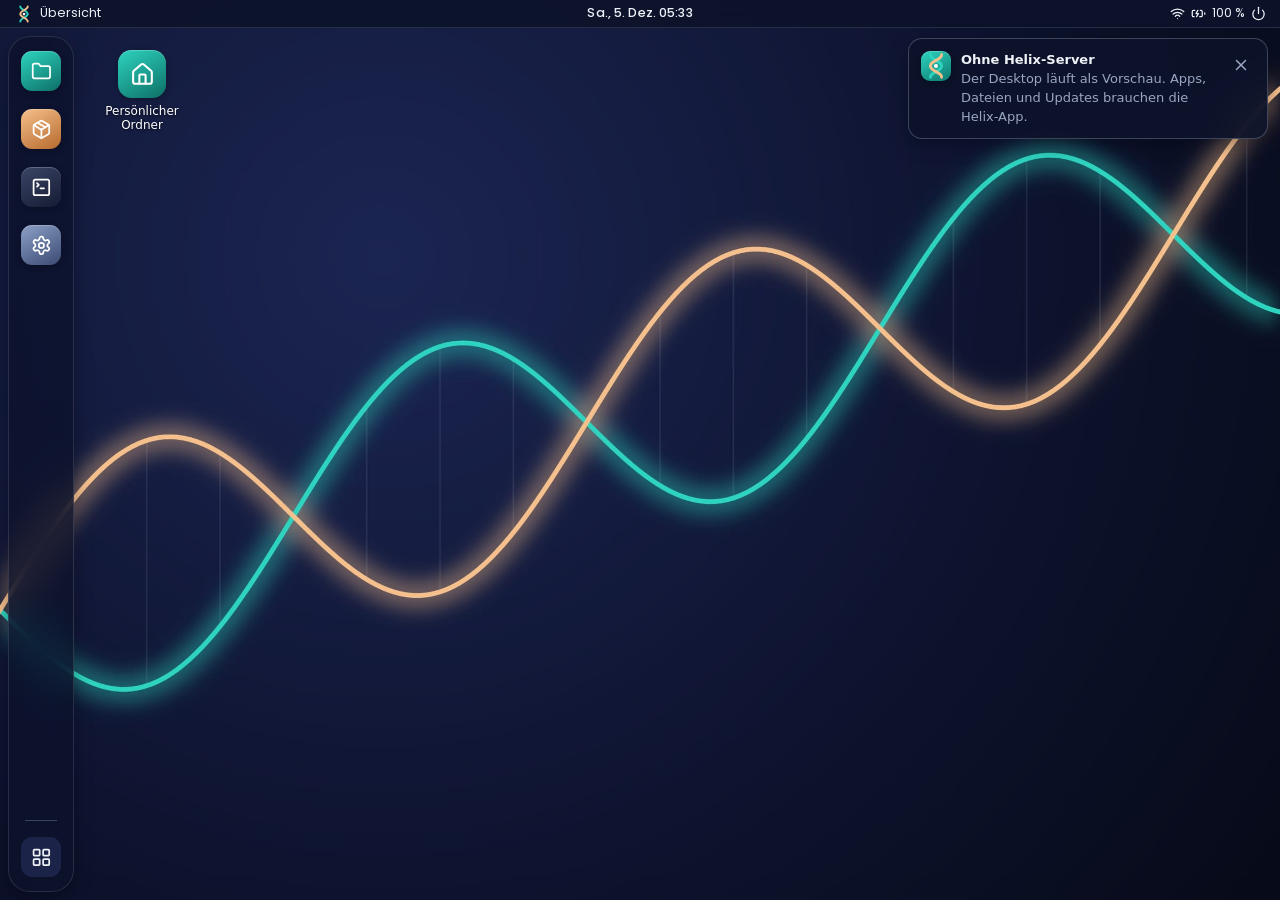
<file: index.html>
<!doctype html>
<html lang="de" data-theme="dark">
<head>
<meta charset="utf-8">
<meta name="viewport" content="width=device-width, initial-scale=1, viewport-fit=cover, interactive-widget=resizes-content">
<meta name="theme-color" content="#0B1020">
<title>Helix</title>
<link rel="icon" href="icons/helix.svg">
<link rel="stylesheet" href="css/tokens.css">
<link rel="stylesheet" href="css/shell.css">
</head>
<body>
<div id="boot" aria-hidden="true"><svg viewBox="0 0 32 32"><g class="s1"><path d="M10 4c0 6 12 6 12 12s-12 6-12 12" fill="none" stroke="#2DD4BF" stroke-width="3" stroke-linecap="round"/><path d="M22 4c0 6-12 6-12 12s12 6 12 12" fill="none" stroke="#F6C08C" stroke-width="3" stroke-linecap="round"/></g><circle cx="16" cy="16" r="2.2" fill="#fff"/></svg></div>
<div id="wallpaper"></div>

<header id="panel">
  <div id="p-left"><button id="p-overview" type="button" aria-label="Übersicht"></button><span id="p-active" hidden></span><span id="p-win" hidden></span></div>
  <button id="p-clock" type="button" aria-label="Kalender und Benachrichtigungen"></button>
  <button id="p-status" type="button" aria-label="Schnelleinstellungen"></button>
</header>

<main id="desk"></main>
<div id="windows"></div>

<div id="overview" hidden>
  <div class="ov-top"><div class="search ov-search"><span class="ic"><svg viewBox="0 0 24 24" fill="none" stroke="currentColor" stroke-width="2" stroke-linecap="round" stroke-linejoin="round"><circle cx="11" cy="11" r="8"/><path d="m21 21-4.3-4.3"/></svg></span><input id="ov-q" type="search" placeholder="Apps suchen" autocomplete="off" spellcheck="false"></div></div>
  <div id="ov-empty" class="ov-empty">Keine offenen Fenster</div>
</div>

<div id="launcher" hidden>
  <div class="launch-inner">
    <div class="search"><span class="ic"><svg viewBox="0 0 24 24" fill="none" stroke="currentColor" stroke-width="2" stroke-linecap="round" stroke-linejoin="round"><circle cx="11" cy="11" r="8"/><path d="m21 21-4.3-4.3"/></svg></span><input id="launch-q" type="search" placeholder="Apps suchen" autocomplete="off" spellcheck="false"></div>
    <div id="launch-list"></div>
  </div>
</div>

<nav id="dock" aria-label="Dock"></nav>
<div id="toasts" aria-live="polite"></div>

<script src="js/icons.js"></script>
<script src="js/hx.js"></script>
<script src="js/apps.js"></script>
<script src="js/wm.js"></script>
<script src="js/shell.js"></script>
</body>
</html>
</file>
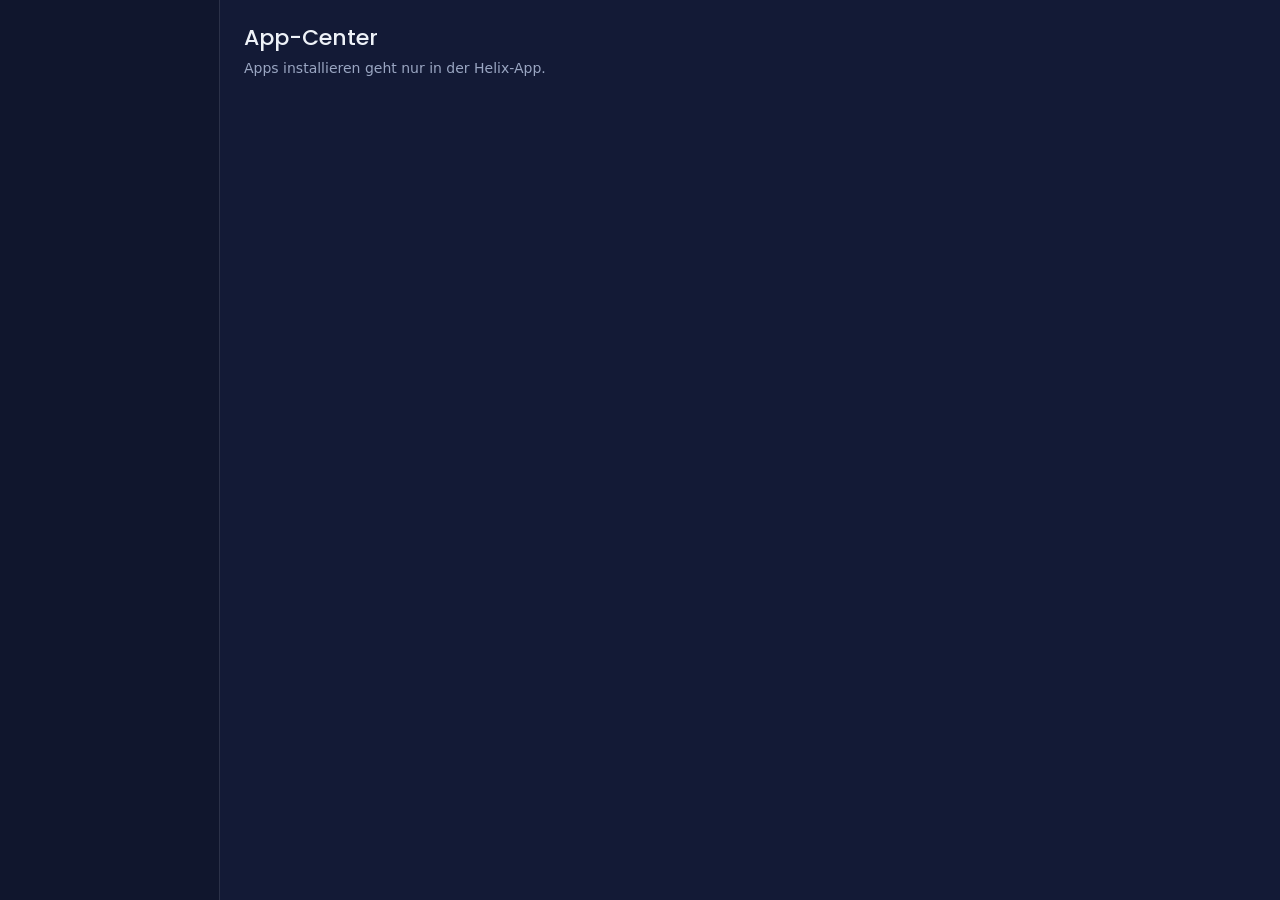
<file: apps/appcenter/index.html>
<!doctype html>
<html lang="de">
<head>
<meta charset="utf-8">
<meta name="viewport" content="width=device-width, initial-scale=1">
<title>App-Center</title>
<link rel="stylesheet" href="../lib/app.css">
<style>
  .hero { display: flex; gap: 16px; align-items: center; margin-bottom: 18px; }
  .hero .appicon { width: 72px; height: 72px; border-radius: 22px; }
  .hero .t { flex: 1; min-width: 0; }
  .hero h1 { overflow: hidden; text-overflow: ellipsis; }
  .hero .meta { color: var(--mist); margin-top: 2px; display: flex; gap: 6px; flex-wrap: wrap; align-items: center; }
  .actions { display: flex; gap: 8px; flex-wrap: wrap; margin: 12px 0 6px; }
  .cards { display: grid; grid-template-columns: repeat(auto-fill, minmax(230px, 1fr)); gap: 10px; margin: 12px 0; }
  .card { display: flex; flex-direction: column; gap: 8px; padding: 16px; border-radius: var(--r-m); border: 1px solid var(--line); background: var(--abyss); cursor: pointer; text-align: left; }
  .card:hover { border-color: var(--teal); }
  .card .ic { width: 26px; height: 26px; color: var(--teal); }
  .card b { font-family: var(--font-display); font-weight: 500; font-size: 15px; }
  .card span { color: var(--mist); font-size: 13px; }
  .target { display: flex; align-items: center; gap: 12px; padding: 10px 14px; cursor: pointer; min-height: 56px; }
  .target + .target { border-top: 1px solid var(--line); }
  .target input { accent-color: var(--teal); width: 18px; height: 18px; flex: none; }
  .target .appicon { width: 34px; height: 34px; border-radius: 10px; }
  .target .t { flex: 1; min-width: 0; }
  .target .t small { color: var(--mist); display: block; font-size: 12px; }
  .stats { display: grid; grid-template-columns: repeat(auto-fit, minmax(120px, 1fr)); gap: 8px; margin: 12px 0; }
  .stat { padding: 12px 14px; border-radius: var(--r-m); background: var(--abyss); border: 1px solid var(--line); }
  .stat b { display: block; font-family: var(--font-display); font-weight: 500; font-size: 22px; }
  .stat span { color: var(--mist); font-size: 12px; }
  details { margin: 6px 0; }
  details summary { cursor: pointer; color: var(--mist); padding: 6px 0; }
  details pre { max-height: 220px; overflow: auto; margin: 6px 0; padding: 10px; border-radius: var(--r-s); background: var(--abyss); font: 12px/1.5 var(--font-mono); user-select: text; }
  .busy { display: flex; align-items: center; gap: 12px; padding: 30px 0; color: var(--mist); }
  .vers { font-family: var(--font-display); font-size: 15px; }
  .vers .ic { width: 16px; height: 16px; color: var(--mist); margin: 0 6px; }
</style>
</head>
<body>
<div class="app">
  <div class="toolbar only-narrow"><button class="icon-btn" id="menu" type="button" aria-label="Navigation"></button></div>
  <div class="app-main" style="position:relative">
    <aside class="side collapsible" id="side"></aside>
    <div class="content" id="content"></div>
  </div>
</div>
<script src="../lib/app.js"></script>
<script>
(function () {
  'use strict';
  function noTitle() { }   // Fenstertitel bleibt „App-Center“, die Seite hat ihre eigene Überschrift
  A.setTitle('App-Center');
  var el = A.el, icon = A.icon;
  var side = document.getElementById('side'), content = document.getElementById('content');
  var S = { apps: [], view: 'list', app: null, pkg: null };
  document.getElementById('menu').appendChild(icon('panel-left'));
  document.getElementById('menu').addEventListener('click', function () { side.classList.toggle('open'); });
  var PERMS = [['fs', 'Dateien', 'Ordner und Dateien lesen und schreiben'], ['geo', 'Standort', 'Wo sich das Gerät befindet'], ['media', 'Kamera und Mikrofon', 'Fotos, Videos, Tonaufnahmen']];

  function err(e) { A.alert({ title: 'Das hat nicht geklappt', text: A.errText(e) }); }
  function busy(text) { return el('div.busy', null, el('div.spinner'), el('span', { text: text })); }
  function page(title, lead) {
    var p = el('div.page');
    if (title) p.appendChild(el('h1', { text: title }));
    if (lead) p.appendChild(el('p.lead', { text: lead }));
    A.clear(content).appendChild(p);
    content.scrollTop = 0;
    return p;
  }

  /* ------------------------------------------------------------ Navigation */
  function loadApps() { return A.api('/api/apps').then(function (l) { S.apps = l || []; renderSide(); }); }
  function renderSide() {
    A.clear(side);
    var nav = function (label, ic, view, arg, extra) {
      var cur = S.view === view && (arg == null || S.app === arg);
      var b = el('button.nav', { type: 'button', 'aria-current': String(cur) }, ic.nodeType ? ic : icon(ic), el('span', { text: label }), extra || null);
      b.addEventListener('click', function () { side.classList.remove('open'); show(view, arg); });
      side.appendChild(b);
    };
    nav('Übersicht', 'layout-grid', 'list');
    nav('App hinzufügen', 'package-plus', 'add');
    nav('Helix-Desktop', 'monitor', 'desktop');
    if (S.apps.length) side.appendChild(el('h3', { text: 'Installiert' }));
    S.apps.forEach(function (a) {
      nav(a.name, A.appIcon({ name: a.name, iconUrl: a.icon }, 22), 'app', a.id, a.access === false ? el('span.badge.danger', { text: '!' }) : null);
    });
  }
  function show(view, arg) {
    S.view = view; S.app = view === 'app' ? arg : null;
    renderSide();
    if (view === 'list') return viewList();
    if (view === 'add') return viewAdd(arg);
    if (view === 'desktop') return viewDesktop();
    if (view === 'app') return viewApp(arg);
    if (view === 'package') return viewPackage(arg);
  }
  A.onBack(function () {
    if (side.classList.contains('open')) { side.classList.remove('open'); return true; }
    if (S.view !== 'list') { show('list'); return true; }
    return false;
  });

  /* ------------------------------------------------------------ Übersicht */
  function viewList() {
    noTitle('App-Center');
    var p = page('Deine Apps', S.apps.length ? S.apps.length + (S.apps.length === 1 ? ' App installiert' : ' Apps installiert') : 'Noch keine Apps installiert.');
    var g = el('div.group');
    S.apps.forEach(function (a) {
      var sub = [a.apps && a.apps.length ? 'Suite mit ' + a.apps.length + ' Apps' : '', a.version ? 'Version ' + a.version : '', a.source === 'mount' ? 'Ordner „' + (a.folder || '') + '“' : ''].filter(Boolean).join(', ');
      var r = el('div.row.click', { role: 'button', tabindex: '0' }, A.appIcon({ name: a.name, iconUrl: a.icon }, 40),
        el('div.t', null, el('b', { text: a.name }), el('small', { text: sub || 'Installiert' })),
        a.access === false ? el('span.badge.danger', { text: 'Kein Zugriff' }) : a.updateUrl ? el('span.badge', { text: 'Updates' }) : null,
        icon('chevron-right'));
      r.addEventListener('click', function () { show('app', a.id); });
      g.appendChild(r);
    });
    if (S.apps.length) p.appendChild(g);
    p.appendChild(el('h2', { text: 'Hinzufügen', style: { marginTop: '22px' } }));
    p.appendChild(addCards());
    var withUpd = S.apps.filter(function (a) { return a.updateUrl; });
    if (withUpd.length) {
      p.appendChild(el('div.actions', null, el('button.btn', { type: 'button', onclick: function () { checkAll(withUpd); } }, icon('refresh-cw'), 'Alle Apps auf Updates prüfen')));
    }
  }
  function addCards() {
    var cards = el('div.cards');
    var card = function (ic, title, text, run) { var c = el('button.card', { type: 'button', onclick: run }, icon(ic), el('b', { text: title }), el('span', { text: text })); cards.appendChild(c); };
    card('upload', 'Paket installieren', 'ZIP, Applanner-Projekt (.json) oder eine einzelne HTML-Datei', pickPackage);
    card('globe', 'Aus dem Netz laden', 'Adresse eines Pakets, zum Beispiel ein GitHub-ZIP', fromUrl);
    card('folder-plus', 'Ordner verbinden', 'Eine App aus einem Ordner starten, den du selbst pflegst', mount);
    return cards;
  }
  function checkAll(list) {
    var p = page('Nach Updates suchen');
    var g = el('div.group'); p.appendChild(g);
    var i = 0;
    var next = function () {
      if (i >= list.length) return;
      var a = list[i++];
      var r = el('div.row', null, A.appIcon({ name: a.name, iconUrl: a.icon }, 34), el('div.t', null, el('b', { text: a.name }), el('small', { text: 'Wird geprüft …' })));
      g.appendChild(r);
      A.api('/api/packages/fetch', { method: 'POST', json: { url: a.updateUrl } }).then(function (info) {
        return A.api('/api/packages/' + info.id + '/plan?target=' + encodeURIComponent(a.id)).then(function (plan) {
          var sm = r.querySelector('small');
          if (plan.nothingToDo) { sm.textContent = 'Aktuell' + (a.version ? ' (' + a.version + ')' : ''); A.api('/api/packages/' + info.id, { method: 'DELETE' }).catch(function () { }); }
          else {
            sm.textContent = (plan.from || '?') + ' auf ' + (plan.to || 'neu') + ': ' + (plan.changedCount + plan.addedCount) + ' Dateien';
            r.appendChild(el('button.btn.primary', { type: 'button', text: 'Ansehen', onclick: function () { S.pkgTarget = a.id; show('package', info.id); } }));
          }
        });
      }).catch(function (e) { r.querySelector('small').textContent = A.errText(e); }).then(next);
    };
    next();
  }

  /* ------------------------------------------------------------ Hinzufügen */
  function viewAdd() {
    noTitle('App hinzufügen');
    var p = page('App hinzufügen', 'Helix installiert Apps aus Paketen oder startet sie direkt aus einem Ordner.');
    p.appendChild(addCards());
    p.appendChild(el('h2', { text: 'Was ist ein Paket?', style: { marginTop: '18px' } }));
    p.appendChild(el('p.muted', { text: 'Ein ZIP mit einer index.html (und allem, was dazugehört), ein Applanner-Projekt als JSON oder eine einzelne HTML-Datei. Mit einer helix-app.json im Paket legst du Name, Version, Symbol und eine Update-Adresse fest. Listet sie unter „apps“ mehrere Apps, ist das Paket eine Suite: jede App erscheint einzeln im Starter, alle teilen sich ihre Daten.' }));
  }
  function pickPackage(target) {
    A.pickFiles('.zip,.json,.html,.htm,.helix,.lwav,application/zip,application/json,text/html', false).then(function (files) {
      if (!files[0]) return;
      stage(files[0], files[0].name, typeof target === 'string' ? target : null);
    });
  }
  function stage(blob, name, target) {
    var p = page('Paket wird gelesen'); p.appendChild(busy(name));
    return A.api('/api/packages?name=' + encodeURIComponent(name), { method: 'POST', body: blob }).then(function (info) {
      S.pkgTarget = target || null;
      show('package', info.id);
    }).catch(function (e) { err(e); show('add'); });
  }
  function fromUrl(target, url) {
    var go = function (u) {
      if (!u || !u.trim()) return;
      var p = page('Paket wird geladen'); p.appendChild(busy(u.trim()));
      A.api('/api/packages/fetch', { method: 'POST', json: { url: u.trim() } }).then(function (info) {
        S.pkgTarget = typeof target === 'string' ? target : null;
        show('package', info.id);
      }).catch(function (e) { err(e); show(typeof target === 'string' ? 'app' : 'add', typeof target === 'string' ? target : undefined); });
    };
    if (url) { go(url); return; }
    A.prompt({ title: 'Paket aus dem Netz', text: 'Adresse des Pakets (https://…)', placeholder: 'https://github.com/…/archive/refs/heads/main.zip', ok: 'Laden' }).then(go);
  }
  function mount() {
    A.api('/api/apps/mount', { method: 'POST' }).then(function (r) {
      if (!r || r.cancelled) return;
      return loadApps().then(function () { A.toast('„' + r.app.name + '“ verbunden'); show('app', r.app.id); });
    }).catch(err);
  }

  /* ------------------------------------------------------------ Paket: Ziel wählen, Vorschau, Anwenden */
  function viewPackage(pid) {
    var p = page('Paket installieren'); p.appendChild(busy('Paket wird geprüft …'));
    A.api('/api/packages/' + encodeURIComponent(pid)).then(function (info) {
      S.pkg = info;
      noTitle(info.label || 'Paket');
      p = page(info.label || info.sourceName || 'Paket');
      var meta = [info.kindLabel, info.version ? 'Version ' + info.version : '', info.files + ' Dateien', A.fmt.bytes(info.bytes)].filter(Boolean).join(', ');
      p.appendChild(el('p.lead', { text: meta }));
      if (info.from) p.appendChild(el('div.note-box', null, el('b', { text: 'Von „' + info.from + '“ angefordert' }), el('p', { text: 'Eine App möchte dieses Paket installieren. Prüfe das Ziel und die Änderungen, bevor du zustimmst.' })));
      p.appendChild(el('span.label', { text: 'Wohin soll das Paket?' }));
      var g = el('div.group'), chosen = S.pkgTarget || info.best || (info.targets[0] && info.targets[0].score > 0 ? info.targets[0].id : 'new');
      var opt = function (id, look, title, sub) {
        var r = el('label.target', null, el('input', { type: 'radio', name: 'tg', value: id, checked: id === chosen }), look, el('span.t', null, el('b', { text: title }), sub ? el('small', { text: sub }) : null));
        r.querySelector('input').addEventListener('change', function () { chosen = id; });
        g.appendChild(r);
      };
      info.targets.forEach(function (t) {
        var isDesk = t.id === 'desktop';
        opt(t.id, A.appIcon(isDesk ? { glyph: 'monitor', colors: ['#2DD4BF', '#0E6F66'] } : { name: t.name, iconUrl: t.icon }, 34),
          (isDesk ? 'Helix-Desktop aktualisieren' : t.name + ' aktualisieren'), (t.version ? 'Installiert: ' + t.version : '') + (t.id === info.best ? (t.version ? ', ' : '') + 'passt am besten' : ''));
      });
      opt('new', A.appIcon({ glyph: 'plus', colors: ['#F6C08C', '#B66A2C'] }, 34), 'Als neue App installieren', 'Im App-Speicher von Helix');
      opt('new-folder', A.appIcon({ glyph: 'folder-plus', colors: ['#7DA2FF', '#3550B8'] }, 34), 'Als neue App in einen Ordner', 'Du wählst den Ordner, Helix entpackt dorthin und verbindet ihn');
      p.appendChild(g);
      if (info.ignored && info.ignored.length) p.appendChild(el('details', null, el('summary', { text: info.ignored.length + ' Dateien werden übersprungen' }), el('pre', { text: info.ignored.join('\n') })));
      p.appendChild(el('div.actions', null,
        el('button.btn.primary', { type: 'button', onclick: function () { plan(info, chosen); } }, 'Änderungen ansehen'),
        el('button.btn.ghost', { type: 'button', text: 'Verwerfen', onclick: function () { A.api('/api/packages/' + info.id, { method: 'DELETE' }).catch(function () { }); show('list'); } })));
    }).catch(function (e) {
      p = page('Paket nicht mehr da', 'Bereitgelegte Pakete verfallen nach 30 Minuten. Installiere es bitte noch einmal.');
      p.appendChild(el('p.muted', { text: A.errText(e) }));
      p.appendChild(addCards());
    });
  }
  function plan(info, target) {
    if (target === 'new' || target === 'new-folder') return planNew(info, target);
    var p = page('Vorschau'); p.appendChild(busy('Änderungen werden berechnet …'));
    A.api('/api/packages/' + info.id + '/plan?target=' + encodeURIComponent(target)).then(function (pl) {
      p = page(pl.targetName || 'Vorschau');
      p.appendChild(el('div.vers', null, pl.from || 'unbekannt', icon('chevron-right'), pl.to || 'unbekannt'));
      if (pl.warning) p.appendChild(el('div.note-box.danger', null, el('b', { text: 'Passt das?' }), el('p', { text: pl.warning })));
      if (pl.nothingToDo) p.appendChild(el('div.note-box.teal', null, el('b', { text: 'Schon aktuell' }), el('p', { text: 'Alle Dateien sind identisch. Es gibt nichts zu tun.' })));
      p.appendChild(el('div.stats', null,
        stat(pl.changedCount, 'geändert'), stat(pl.addedCount, 'neu'), stat(pl.same, 'unverändert'), stat(pl.removable.length, 'nicht mehr im Paket')));
      if (pl.changed.length) p.appendChild(el('details', null, el('summary', { text: 'Geänderte Dateien' }), el('pre', { text: pl.changed.join('\n') })));
      if (pl.added.length) p.appendChild(el('details', null, el('summary', { text: 'Neue Dateien' }), el('pre', { text: pl.added.join('\n') })));
      var rm = null;
      if (pl.removable.length) {
        rm = el('input', { type: 'checkbox' });
        p.appendChild(el('div.group', null, el('label.row', { style: { cursor: 'pointer' } }, el('div.t', null, el('b', { text: 'Nicht mehr enthaltene Dateien löschen' }),
          el('small', { text: pl.removable.length + ' Dateien. Ohne Haken bleiben sie liegen.' })), A.toggle(false, function (v) { rm.checked = v; }))));
        p.appendChild(el('details', null, el('summary', { text: 'Nicht mehr im Paket' }), el('pre', { text: pl.removable.join('\n') })));
      }
      if (pl.kept) p.appendChild(el('p.muted.small', { text: pl.kept + ' Dateien bleiben laut helix-app.json („keep“) unangetastet.' }));
      p.appendChild(el('p.muted.small', { text: 'Vorher legt Helix eine Sicherung an. Im App-Center kannst du jederzeit zurück.', style: { marginTop: '10px' } }));
      p.appendChild(el('div.actions', null,
        el('button.btn.primary', { type: 'button', disabled: pl.nothingToDo, onclick: function () { apply(info, target, { removeMissing: rm && rm.checked ? 1 : '' }); } }, icon('download'), 'Installieren'),
        el('button.btn.ghost', { type: 'button', text: 'Anderes Ziel', onclick: function () { S.pkgTarget = null; show('package', info.id); } })));
    }).catch(function (e) { err(e); show('package', info.id); });
  }
  function stat(n, label) { return el('div.stat', null, el('b', { text: String(n) }), el('span', { text: label })); }
  function planNew(info, target) {
    var p = page(target === 'new' ? 'Neue App' : 'Neue App in einem Ordner');
    var nameIn = el('input.field', { value: info.label || '', placeholder: 'Name' });
    p.appendChild(el('span.label', { text: 'Name' }));
    p.appendChild(nameIn);
    if (target === 'new-folder') p.appendChild(el('p.muted', { text: 'Im nächsten Schritt wählst du einen leeren Ordner. Helix entpackt das Paket dorthin und startet die App von dort.', style: { marginTop: '10px' } }));
    p.appendChild(el('div.actions', null,
      el('button.btn.primary', { type: 'button', onclick: function () { apply(info, target, { name: nameIn.value.trim() }); } }, icon('download'), target === 'new' ? 'Installieren' : 'Ordner wählen und installieren'),
      el('button.btn.ghost', { type: 'button', text: 'Zurück', onclick: function () { show('package', info.id); } })));
  }
  function apply(info, target, extra) {
    var p = page('Wird installiert'); p.appendChild(busy(info.label || ''));
    var qs = new URLSearchParams({ target: target });
    for (var k in extra) if (extra[k]) qs.set(k, extra[k]);
    A.api('/api/packages/' + info.id + '/apply?' + qs, { method: 'POST' }).then(function (r) {
      if (r.cancelled) { show('package', info.id); return; }
      S.pkgTarget = null;
      return loadApps().then(function () { done(r); });
    }).catch(function (e) { err(e); show('package', info.id); });
  }
  function done(r) {
    if (A.HX) A.HX.apps.refresh();
    var p = page(r.ok ? 'Fertig' : 'Mit Fehlern fertig');
    p.appendChild(el('p.lead', { text: r.written + ' Dateien geschrieben' + (r.deleted ? ', ' + r.deleted + ' gelöscht' : '') + (r.backup ? '. Sicherung angelegt.' : '.') }));
    if (r.errors.length) p.appendChild(el('details', { open: true }, el('summary', { text: r.errors.length + ' Fehler' }), el('pre', { text: r.errors.join('\n') })));
    var act = el('div.actions');
    if (r.desktop) {
      p.appendChild(el('div.note-box.teal', null, el('b', { text: 'Der Desktop wurde aktualisiert' }), el('p', { text: 'Lade ihn neu, um die neue Version zu starten. Deine Fenster kommen wieder.' })));
      act.appendChild(el('button.btn.primary', { type: 'button', onclick: function () { A.HX.shell.reload(); } }, icon('refresh-cw'), 'Desktop neu laden'));
    } else if (r.app) {
      act.appendChild(el('button.btn.primary', { type: 'button', onclick: function () { A.open(r.app.id); } }, icon('app-window'), '„' + r.app.name + '“ öffnen'));
      act.appendChild(el('button.btn', { type: 'button', text: 'App-Infos', onclick: function () { show('app', r.app.id); } }));
      A.HX.wm.ofApp(r.app.id).forEach(function (w) { A.HX.wm.reload(w); });
    }
    act.appendChild(el('button.btn.ghost', { type: 'button', text: 'Zur Übersicht', onclick: function () { show('list'); } }));
    p.appendChild(act);
  }

  /* ------------------------------------------------------------ Eine App */
  function viewApp(id) {
    var a = S.apps.filter(function (x) { return x.id === id; })[0];
    if (!a) { show('list'); return; }
    noTitle(a.name);
    var p = page();
    p.appendChild(el('div.hero', null, A.appIcon({ name: a.name, iconUrl: a.icon }, 72), el('div.t', null, el('h1', { text: a.name }),
      el('div.meta', null, a.version ? el('span', { text: 'Version ' + a.version }) : el('span', { text: 'Ohne Versionsangabe' }),
        a.apps && a.apps.length ? el('span.badge.teal', { text: 'Suite' }) : null,
        el('span.badge', { text: a.source === 'mount' ? 'Verbundener Ordner' : 'Installiert' })))));
    if (a.access === false) p.appendChild(el('div.note-box.danger', null, el('b', { text: 'Kein Zugriff auf den Ordner' }),
      el('p', { text: 'Android hat die Freigabe für „' + (a.folder || 'den Ordner') + '“ entzogen. Wähle ihn neu aus.' }),
      el('button.btn', { type: 'button', style: { marginTop: '8px' }, text: 'Ordner neu wählen', onclick: function () { remount(a); } })));
    var act = el('div.actions');
    act.appendChild(el('button.btn.primary', { type: 'button', onclick: function () { A.open(a.id); } }, icon('app-window'), 'Öffnen'));
    if (a.updateUrl) act.appendChild(el('button.btn', { type: 'button', onclick: function () { fromUrl(a.id, a.updateUrl); } }, icon('refresh-cw'), 'Nach Update suchen'));
    act.appendChild(el('button.btn', { type: 'button', onclick: function () { pickPackage(a.id); } }, icon('upload'), 'Paket einspielen'));
    p.appendChild(act);

    // Allgemein
    p.appendChild(el('span.label', { text: 'Allgemein' }));
    var g = el('div.group');
    g.appendChild(setRow('Name', a.name, function () {
      A.prompt({ title: 'App umbenennen', value: a.name, ok: 'Umbenennen' }).then(function (v) { if (v && v.trim()) patch(a, { name: v.trim() }); });
    }));
    g.appendChild(setRow('Startseite', a.entry || 'index.html', function (e) { chooseEntry(a, e.currentTarget); }));
    g.appendChild(el('div.row', null, el('div.t', null, el('b', { text: 'Adresse' }), el('small.selectable.mono', { text: a.origin }))));
    if (a.updateUrl) g.appendChild(el('div.row', null, el('div.t', null, el('b', { text: 'Update-Adresse' }), el('small.selectable', { text: a.updateUrl, style: { wordBreak: 'break-all' } }))));
    if (a.source === 'mount') g.appendChild(setRow('Ordner', (a.folder || '') + (a.writable === false ? ' (nur lesen)' : ''), function () { remount(a); }, 'Neu wählen'));
    p.appendChild(g);

    // Apps der Suite
    if (a.apps && a.apps.length) {
      p.appendChild(el('span.label', { text: 'Apps dieser Suite' }));
      var gsu = el('div.group');
      a.apps.forEach(function (s) {
        var r = el('div.row.click', { role: 'button' }, A.appIcon({ name: s.name, iconUrl: s.icon || a.icon }, 34),
          el('div.t', null, el('b', { text: s.name }), el('small', { text: s.description || s.path })), icon('chevron-right'));
        r.addEventListener('click', function () { A.open(a.id + '/' + s.id); });
        gsu.appendChild(r);
      });
      p.appendChild(gsu);
    }

    // Berechtigungen
    p.appendChild(el('span.label', { text: 'Berechtigungen' }));
    var gp = el('div.group');
    PERMS.forEach(function (pm) {
      var cur = (a.perms && a.perms[pm[0]]) || 'ask';
      gp.appendChild(el('div.row', null, el('div.t', null, el('b', { text: pm[1] }), el('small', { text: pm[2] })),
        A.seg([['ask', 'Fragen'], ['allow', 'Erlauben'], ['deny', 'Nein']], cur, function (v) { var o = {}; o[pm[0]] = v; patch(a, { perms: o }, true); })));
    });
    p.appendChild(gp);

    // Direktlinks
    p.appendChild(el('span.label', { text: 'Direktlinks' }));
    var gs = el('div.group');
    var sc = a.userShortcuts && a.userShortcuts.length ? a.userShortcuts : a.shortcuts || [];
    if (!sc.length) gs.appendChild(el('div.row', null, el('div.t', null, el('small', { text: 'Diese App hat keine Direktlinks. Apps können welche anbieten, du kannst auch eigene anlegen.' }))));
    sc.forEach(function (s, i) {
      gs.appendChild(el('div.row', null, el('div.t', null, el('b', { text: s.name }), el('small.mono', { text: s.path })),
        el('button.icon-btn', { type: 'button', 'aria-label': 'Auf den Startbildschirm', title: 'Auf den Startbildschirm', onclick: function () { A.HX.shell.homeShortcut(appRec(a), a.origin + '/' + s.path, s.name); } }, icon('smartphone')),
        el('button.icon-btn', { type: 'button', 'aria-label': 'Entfernen', onclick: function () {
          var list = sc.slice(); list.splice(i, 1);
          patch(a, { userShortcuts: list.map(function (x) { return { name: x.name, path: x.path }; }) });
        } }, icon('x'))));
    });
    gs.appendChild(el('div.row.click', { role: 'button', onclick: function () { addShortcut(a, sc); } }, icon('plus'), el('div.t', null, el('b', { text: 'Direktlink hinzufügen' }))));
    p.appendChild(gs);

    // Sicherungen
    p.appendChild(el('span.label', { text: 'Sicherungen' }));
    var gb = el('div.group');
    gb.appendChild(el('div.row', null, el('div.t', null, el('small', { text: a.backups ? 'Wird geladen …' : 'Noch keine. Helix legt vor jedem Update eine an.' }))));
    p.appendChild(gb);
    if (a.backups) backups('/api/apps/' + encodeURIComponent(a.id), gb, function () { loadApps().then(function () { show('app', a.id); }); });

    // Entfernen
    p.appendChild(el('div.actions', { style: { marginTop: '22px' } },
      el('button.btn.danger', { type: 'button', onclick: function () { removeApp(a); } }, icon(a.source === 'mount' ? 'unlink' : 'trash-2'), a.source === 'mount' ? 'Ordner trennen' : 'Deinstallieren')));
  }
  function appRec(a) { return A.HX.apps.get(a.id) || { id: a.id, name: a.name, origin: a.origin }; }
  function setRow(label, value, run, btn) {
    return el('div.row', null, el('div.t', null, el('b', { text: label }), el('small', { text: value })),
      el('button.btn.ghost', { type: 'button', text: btn || 'Ändern', onclick: run }));
  }
  function patch(a, body, quiet) {
    return A.api('/api/apps/' + encodeURIComponent(a.id), { method: 'PATCH', json: body }).then(function () {
      if (!quiet) A.toast('Gespeichert');
      return loadApps().then(function () { if (!quiet) show('app', a.id); });
    }).catch(err);
  }
  function chooseEntry(a, at) {
    A.api('/api/apps/' + encodeURIComponent(a.id) + '/html').then(function (list) {
      if (!list.length) { A.toast('Keine HTML-Dateien gefunden'); return; }
      A.menu([{ head: 'Startseite wählen' }].concat(list.slice(0, 30).map(function (h) {
        return { label: h, icon: h === (a.entry || 'index.html') ? 'check' : 'file', run: function () { patch(a, { entry: h === 'index.html' ? '' : h }); } };
      })), at);
    }).catch(err);
  }
  function addShortcut(a, current) {
    A.prompt({ title: 'Direktlink', text: 'Name des Direktlinks', ok: 'Weiter' }).then(function (n) {
      if (!n || !n.trim()) return;
      A.prompt({ title: 'Direktlink', text: 'Seite in der App, zum Beispiel index.html#notizen', value: 'index.html', ok: 'Hinzufügen' }).then(function (p) {
        if (!p || !p.trim()) return;
        var list = current.map(function (x) { return { name: x.name, path: x.path }; });
        list.push({ name: n.trim(), path: p.trim().replace(/^\/+/, '') });
        patch(a, { userShortcuts: list });
      });
    });
  }
  function remount(a) {
    A.api('/api/apps/' + encodeURIComponent(a.id) + '/remount', { method: 'POST' }).then(function (r) {
      if (r && r.cancelled) return;
      A.toast('Ordner neu verbunden');
      return loadApps().then(function () { show('app', a.id); });
    }).catch(err);
  }
  function removeApp(a) {
    var mount = a.source === 'mount';
    A.confirm({ title: mount ? '„' + a.name + '“ trennen?' : '„' + a.name + '“ deinstallieren?',
      text: mount ? 'Der Ordner und seine Dateien bleiben erhalten. Helix vergisst nur die App.' : 'Die App und ihre Dateien im App-Speicher werden gelöscht. Daten, die die App im Browser-Speicher abgelegt hat, sind dann ebenfalls weg.',
      ok: mount ? 'Trennen' : 'Deinstallieren', danger: true }).then(function (ok) {
      if (!ok) return;
      A.HX.wm.ofApp(a.id).forEach(function (w) { A.HX.wm.close(w, true); });
      A.api('/api/apps/' + encodeURIComponent(a.id) + (mount ? '?release=1' : ''), { method: 'DELETE' }).then(function () {
        A.toast(mount ? 'Getrennt' : 'Deinstalliert');
        return loadApps().then(function () { show('list'); });
      }).catch(err);
    });
  }
  function backups(base, box, after) {
    A.api(base + '/backups').then(function (list) {
      A.clear(box);
      if (!list.length) { box.appendChild(el('div.row', null, el('div.t', null, el('small', { text: 'Keine Sicherungen' })))); return; }
      list.forEach(function (b) {
        var t = b.broken ? 'Beschädigt' : (b.from || '?') + ' auf ' + (b.to || '?');
        box.appendChild(el('div.row', null, el('div.t', null, el('b', { text: A.fmt.date(b.created) || b.name }), el('small', { text: t + ', ' + A.fmt.bytes(b.size) })),
          b.broken ? null : el('button.btn', { type: 'button', text: 'Zurücksetzen', onclick: function () {
            A.confirm({ title: 'Auf diese Sicherung zurück?', text: 'Der Stand von ' + A.fmt.date(b.created) + ' wird wiederhergestellt. Vorher legt Helix eine neue Sicherung an.', ok: 'Zurücksetzen' }).then(function (ok) {
              if (!ok) return;
              A.api(base + '/rollback?backup=' + encodeURIComponent(b.name), { method: 'POST' }).then(function (r) {
                A.toast('Wiederhergestellt');
                if (r.desktop) A.HX.shell.reload(); else after();
              }).catch(err);
            });
          } })));
      });
    }).catch(function (e) { A.clear(box).appendChild(el('div.row', null, el('small', { text: A.errText(e) }))); });
  }

  /* ------------------------------------------------------------ Desktop */
  function viewDesktop() {
    noTitle('Helix-Desktop');
    var p = page(); p.appendChild(busy('Wird geladen …'));
    A.api('/api/desktop/info').then(function (d) {
      p = page();
      p.appendChild(el('div.hero', null, A.appIcon({ glyph: 'monitor', colors: ['#2DD4BF', '#0E6F66'] }, 72), el('div.t', null, el('h1', { text: d.name || 'Helix-Desktop' }),
        el('div.meta', null, el('span', { text: d.version ? 'Version ' + d.version : 'Eingebaute Version' }), el('span.badge', { text: d.updated ? 'Aktualisiert' : 'Eingebaut' })))));
      p.appendChild(el('p.muted', { text: 'Der Desktop ist selbst eine Web-App und lässt sich wie jede App aktualisieren, austauschen und zurücksetzen. Deine Einstellungen und Fenster bleiben dabei erhalten.' }));
      var act = el('div.actions');
      if (d.updateUrl) act.appendChild(el('button.btn.primary', { type: 'button', onclick: function () { fromUrl('desktop', d.updateUrl); } }, icon('refresh-cw'), 'Nach Update suchen'));
      act.appendChild(el('button.btn', { type: 'button', onclick: function () { pickPackage('desktop'); } }, icon('upload'), 'Desktop-Paket einspielen'));
      p.appendChild(act);
      var g = el('div.group');
      if (d.build && d.build.commit) g.appendChild(el('div.row', null, el('div.t', null, el('b', { text: 'Eingebauter Stand' }), el('small.mono.selectable', { text: String(d.build.commit).slice(0, 12) + (d.build.built ? ', ' + d.build.built : '') }))));
      if (d.updateUrl) g.appendChild(el('div.row', null, el('div.t', null, el('b', { text: 'Update-Adresse' }), el('small.selectable', { text: d.updateUrl, style: { wordBreak: 'break-all' } }))));
      if (g.children.length) p.appendChild(g);
      p.appendChild(el('span.label', { text: 'Sicherungen' }));
      var gb = el('div.group'); p.appendChild(gb);
      backups('/api/desktop', gb, viewDesktop);
      if (d.updated) p.appendChild(el('div.actions', { style: { marginTop: '18px' } }, el('button.btn.danger', { type: 'button', onclick: function () {
        A.confirm({ title: 'Eingebauten Desktop verwenden?', text: 'Das installierte Desktop-Update wird entfernt. Helix startet wieder mit dem Desktop aus der App.', ok: 'Zurücksetzen', danger: true }).then(function (ok) {
          if (!ok) return;
          A.api('/api/desktop/reset', { method: 'POST' }).then(function () { A.HX.shell.reload(); }).catch(err);
        });
      } }, icon('rotate-ccw'), 'Auf eingebauten Desktop zurücksetzen')));
    }).catch(function (e) { p = page('Helix-Desktop'); p.appendChild(el('p.muted', { text: A.errText(e) })); });
  }

  /* ------------------------------------------------------------ Start */
  function route(params) {
    if (params.get('package')) { S.pkgTarget = null; show('package', params.get('package')); return; }
    if (params.get('path')) {
      var root = params.get('root') || 'home', path = params.get('path');
      var p = page('Paket wird gelesen'); p.appendChild(busy(path.split('/').pop()));
      A.fs.read(root, path).then(function (blob) { stage(blob, path.split('/').pop()); }).catch(function (e) { err(e); show('list'); });
      return;
    }
    if (params.get('app')) {
      var id = params.get('app');
      show('app', id);
      if (params.get('check')) {
        var a = S.apps.filter(function (x) { return x.id === id; })[0];
        if (a && a.updateUrl) fromUrl(a.id, a.updateUrl);
        else if (a) A.toast('„' + a.name + '“ hat keine Update-Adresse. Spiele ein Paket ein.');
      }
      return;
    }
    if (params.get('view') === 'desktop') { show('desktop'); return; }
    show('list');
  }
  A.onNavigate(function (p) { loadApps().then(function () { route(p); }); });
  A.on('apps', function () { loadApps().then(function () { if (S.view === 'list') viewList(); }); });
  if (!window.Helix) { page('App-Center', 'Apps installieren geht nur in der Helix-App.'); return; }
  loadApps().then(function () { route(A.params); }, function (e) { err(e); });
})();
</script>
</body>
</html>
</file>
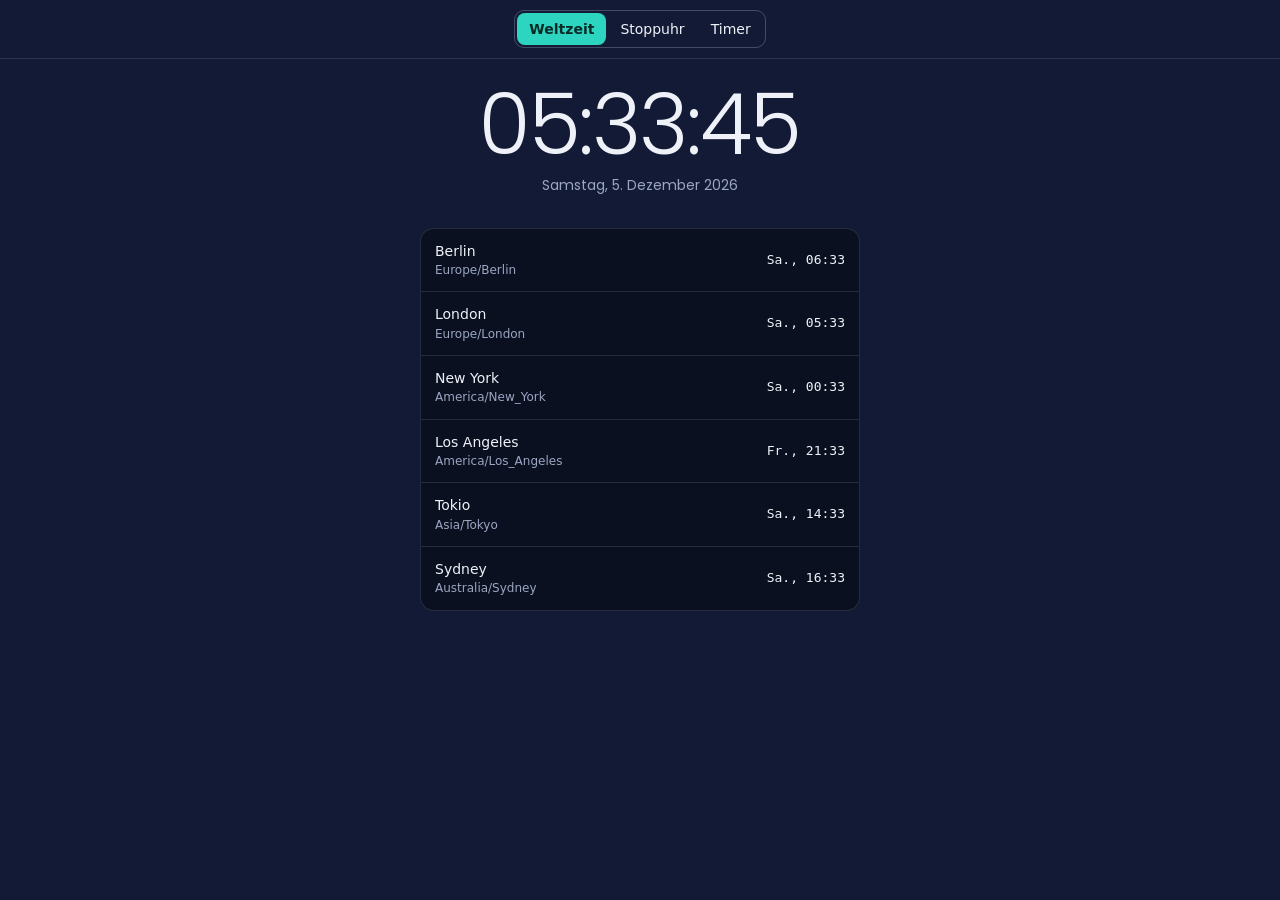
<file: apps/clock/index.html>
<!doctype html>
<html lang="de">
<head>
<meta charset="utf-8">
<meta name="viewport" content="width=device-width, initial-scale=1">
<title>Uhr</title>
<link rel="stylesheet" href="../lib/app.css">
<style>
  .tabs { display: flex; justify-content: center; padding: 10px; border-bottom: 1px solid var(--line); }
  .pane { flex: 1; min-height: 0; overflow-y: auto; padding: 24px 18px; display: flex; flex-direction: column; align-items: center; }
  .big { font-family: var(--font-display); font-weight: 300; font-size: clamp(48px, 15vw, 84px); line-height: 1; font-variant-numeric: tabular-nums; letter-spacing: -.02em; }
  .sub { color: var(--mist); margin: 8px 0 22px; font-family: var(--font-display); }
  .cities { width: 100%; max-width: 440px; }
  .ring { width: 220px; height: 220px; position: relative; margin: 6px 0 20px; }
  .ring svg { width: 100%; height: 100%; transform: rotate(-90deg); }
  .ring .big { position: absolute; inset: 0; display: flex; align-items: center; justify-content: center; font-size: 46px; }
  .btns { display: flex; gap: 10px; justify-content: center; flex-wrap: wrap; }
  .btns .btn { min-width: 110px; min-height: 44px; border-radius: 22px; }
  .laps { width: 100%; max-width: 360px; margin-top: 18px; font-variant-numeric: tabular-nums; }
  .presets { display: flex; gap: 8px; flex-wrap: wrap; justify-content: center; margin-bottom: 18px; }
  .chip { border: 1px solid var(--line-strong); background: transparent; border-radius: 999px; padding: 6px 14px; cursor: pointer; }
  .chip:hover { background: var(--raised); }
</style>
</head>
<body>
<div class="app">
  <div class="tabs" id="tabs"></div>
  <div class="pane" id="pane"></div>
</div>
<script src="../lib/app.js"></script>
<script>
(function () {
  'use strict';
  var el = A.el, icon = A.icon, pane = document.getElementById('pane');
  var cur = 'clock', timer = null;
  var CITIES = [['Berlin', 'Europe/Berlin'], ['London', 'Europe/London'], ['New York', 'America/New_York'], ['Los Angeles', 'America/Los_Angeles'], ['Tokio', 'Asia/Tokyo'], ['Sydney', 'Australia/Sydney']];
  // Stoppuhr und Timer laufen weiter, auch wenn man den Reiter wechselt.
  var SW = { start: 0, acc: 0, run: false, laps: [] };
  var TM = { total: 300000, end: 0, left: 300000, run: false, done: null };

  document.getElementById('tabs').appendChild(A.seg([['clock', 'Weltzeit'], ['stop', 'Stoppuhr'], ['timer', 'Timer']], cur, function (v) { cur = v; render(); }));
  function pad(n) { return String(n).padStart(2, '0'); }
  function fmtMs(ms, cs) {
    ms = Math.max(0, ms);
    var h = Math.floor(ms / 3600000), m = Math.floor(ms / 60000) % 60, s = Math.floor(ms / 1000) % 60, c = Math.floor(ms / 10) % 100;
    return (h ? h + ':' + pad(m) : pad(m)) + ':' + pad(s) + (cs ? ',' + pad(c) : '');
  }
  function render() {
    clearInterval(timer);
    A.clear(pane);
    if (cur === 'clock') clockView(); else if (cur === 'stop') stopView(); else timerView();
  }
  function clockView() {
    var big = el('div.big'), sub = el('div.sub'), g = el('div.group.cities');
    pane.append(big, sub, g);
    var rows = CITIES.map(function (c) { var t = el('span.mono'); g.appendChild(el('div.row', null, el('div.t', null, el('b', { text: c[0] }), el('small', { text: c[1] })), t)); return [c, t]; });
    var tick = function () {
      var d = new Date();
      big.textContent = d.toLocaleTimeString('de-DE');
      sub.textContent = d.toLocaleDateString('de-DE', { weekday: 'long', day: 'numeric', month: 'long', year: 'numeric' });
      rows.forEach(function (r) { r[1].textContent = d.toLocaleTimeString('de-DE', { timeZone: r[0][1], hour: '2-digit', minute: '2-digit', weekday: 'short' }); });
    };
    tick(); timer = setInterval(tick, 1000);
  }
  function stopView() {
    var big = el('div.big', { style: { margin: '30px 0 26px' } });
    var bStart = el('button.btn.primary', { type: 'button' }), bLap = el('button.btn', { type: 'button' });
    var laps = el('div.group.laps');
    pane.append(big, el('div.btns', null, bLap, bStart), laps);
    var now = function () { return SW.acc + (SW.run ? Date.now() - SW.start : 0); };
    var paint = function () {
      bStart.textContent = SW.run ? 'Anhalten' : SW.acc ? 'Weiter' : 'Start';
      bLap.textContent = SW.run ? 'Runde' : 'Zurücksetzen';
      bLap.disabled = !SW.run && !SW.acc;
      A.clear(laps); laps.hidden = !SW.laps.length;
      SW.laps.slice().reverse().forEach(function (l, i) { laps.appendChild(el('div.row', null, el('div.t', null, el('b', { text: 'Runde ' + (SW.laps.length - i) })), el('span.mono', { text: fmtMs(l, true) }))); });
    };
    bStart.onclick = function () { if (SW.run) { SW.acc = now(); SW.run = false; } else { SW.start = Date.now(); SW.run = true; } paint(); };
    bLap.onclick = function () { if (SW.run) SW.laps.push(now() - SW.laps.reduce(function (a, b) { return a + b; }, 0)); else { SW.acc = 0; SW.laps = []; } paint(); };
    var tick = function () { big.textContent = fmtMs(now(), true); };
    paint(); tick(); timer = setInterval(tick, 50);
  }
  function timerView() {
    var R = 100, C = 2 * Math.PI * R;
    var arc = document.createElementNS('http://www.w3.org/2000/svg', 'circle');
    var svg = document.createElementNS('http://www.w3.org/2000/svg', 'svg');
    svg.setAttribute('viewBox', '0 0 220 220');
    svg.innerHTML = '<circle cx="110" cy="110" r="100" fill="none" stroke="var(--line)" stroke-width="8"/>';
    [['cx', 110], ['cy', 110], ['r', R], ['fill', 'none'], ['stroke', 'var(--peach)'], ['stroke-width', 8], ['stroke-linecap', 'round'], ['stroke-dasharray', C]].forEach(function (a) { arc.setAttribute(a[0], a[1]); });
    svg.appendChild(arc);
    var big = el('div.big');
    var presets = el('div.presets');
    [[1, '1 Min.'], [3, '3 Min.'], [5, '5 Min.'], [10, '10 Min.'], [15, '15 Min.'], [25, '25 Min.'], [60, '1 Std.']].forEach(function (p) {
      presets.appendChild(el('button.chip', { type: 'button', text: p[1], onclick: function () { if (TM.run) return; TM.total = TM.left = p[0] * 60000; paint(); tick(); } }));
    });
    var bStart = el('button.btn.primary', { type: 'button' }), bReset = el('button.btn', { type: 'button', text: 'Zurücksetzen' });
    pane.append(el('div.ring', null, svg, big), presets, el('div.btns', null, bReset, bStart));
    var left = function () { return TM.run ? TM.end - Date.now() : TM.left; };
    var paint = function () { bStart.textContent = TM.run ? 'Anhalten' : TM.left < TM.total ? 'Weiter' : 'Start'; presets.style.opacity = TM.run ? .4 : 1; };
    bStart.onclick = function () {
      if (TM.run) { TM.left = left(); TM.run = false; clearTimeout(TM.done); }
      else { TM.end = Date.now() + TM.left; TM.run = true; TM.done = setTimeout(ring, TM.left); }
      paint();
    };
    bReset.onclick = function () { TM.run = false; clearTimeout(TM.done); TM.left = TM.total; paint(); tick(); };
    var tick = function () {
      var l = left();
      big.textContent = fmtMs(Math.ceil(l / 1000) * 1000);
      arc.setAttribute('stroke-dashoffset', String(C * (1 - Math.max(0, l) / TM.total)));
    };
    paint(); tick(); timer = setInterval(tick, 200);
  }
  function ring() {
    TM.run = false; TM.left = TM.total;
    A.notify({ title: 'Timer abgelaufen', body: fmtMs(TM.total) + ' sind um.', app: A.HX && A.HX.apps.get('sys:clock') });
    if (navigator.vibrate) navigator.vibrate([300, 150, 300, 150, 300]);
    try {
      var ctx = new (window.AudioContext || window.webkitAudioContext)();
      [0, .35, .7].forEach(function (t) { var o = ctx.createOscillator(), g = ctx.createGain(); o.frequency.value = 880; o.connect(g); g.connect(ctx.destination); g.gain.setValueAtTime(.2, ctx.currentTime + t); g.gain.exponentialRampToValueAtTime(.001, ctx.currentTime + t + .3); o.start(ctx.currentTime + t); o.stop(ctx.currentTime + t + .3); });
    } catch (e) { }
    if (cur === 'timer') render();
  }
  window.hxDirty = function () { return SW.run || TM.run; };
  render();
})();
</script>
</body>
</html>
</file>
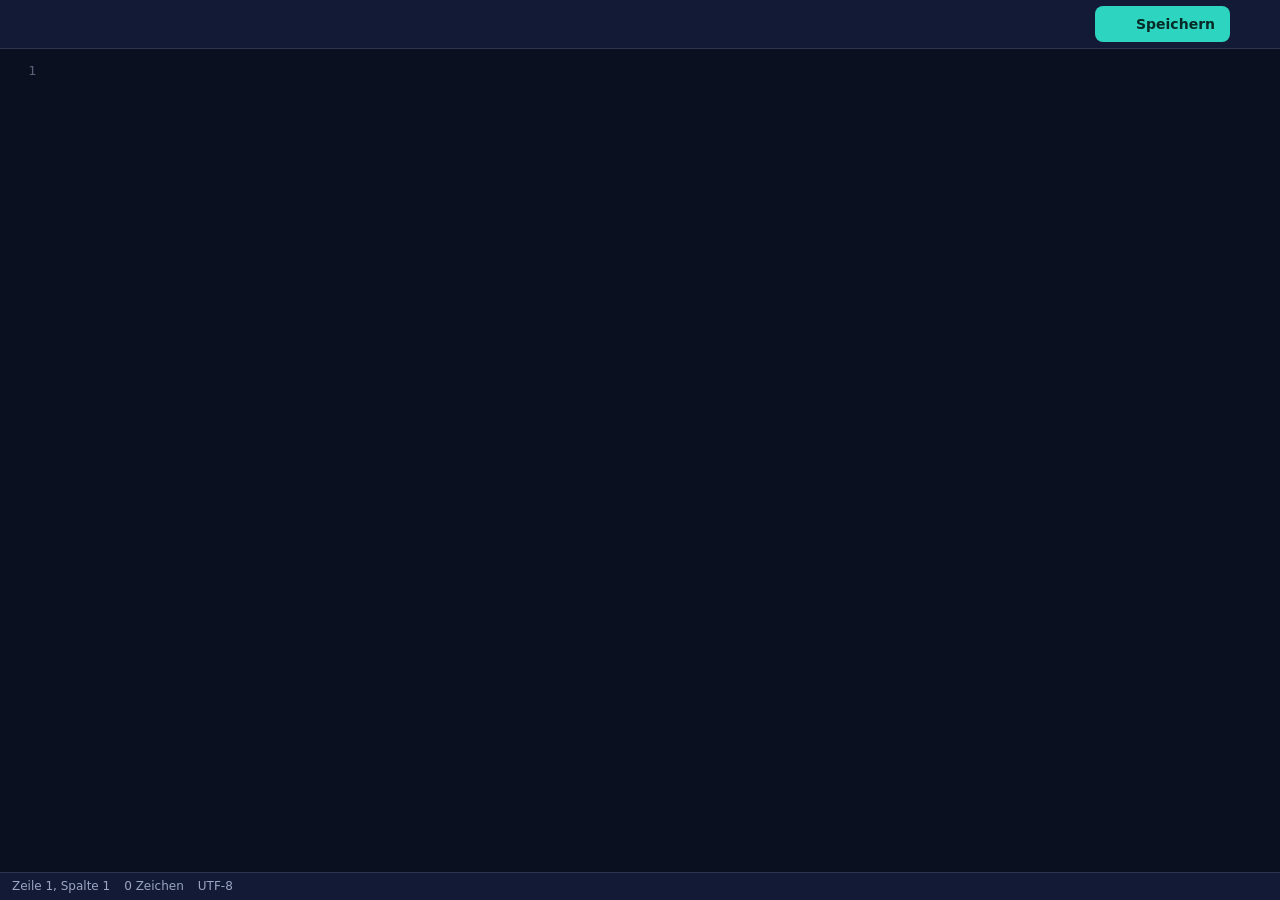
<file: apps/editor/index.html>
<!doctype html>
<html lang="de">
<head>
<meta charset="utf-8">
<meta name="viewport" content="width=device-width, initial-scale=1">
<title>Editor</title>
<link rel="stylesheet" href="../lib/app.css">
<style>
  .ed { flex: 1; min-height: 0; display: flex; position: relative; background: var(--abyss); }
  .gutter { flex: none; padding: 12px 8px 12px 12px; text-align: right; color: var(--mist); opacity: .55; font: 13px/1.6 var(--font-mono); overflow: hidden; user-select: none; white-space: pre; min-width: 44px; }
  textarea {
    flex: 1; min-width: 0; border: 0; outline: none; resize: none; padding: 12px 14px 40vh 6px; margin: 0;
    background: transparent; color: var(--paper); font: 13px/1.6 var(--font-mono); tab-size: 2; white-space: pre; overflow: auto;
    user-select: text; -webkit-user-select: text;
  }
  .wrap textarea { white-space: pre-wrap; word-break: break-word; }
  .wrap .gutter { display: none; }
  .file-name { display: flex; gap: 6px; align-items: center; font-family: var(--font-display); font-weight: 500; overflow: hidden; text-overflow: ellipsis; white-space: nowrap; min-width: 0; flex: 1; padding: 0 6px; }
  .file-name small { font-family: var(--font-ui); color: var(--peach); font-weight: 400; margin-left: 6px; }
  .findbar { display: flex; gap: 6px; align-items: center; padding: 6px 8px; border-bottom: 1px solid var(--line); }
  .status { display: flex; gap: 14px; padding: 5px 12px; border-top: 1px solid var(--line); color: var(--mist); font-size: 12px; flex: none; }
</style>
</head>
<body>
<div class="app" id="app">
  <div class="toolbar" id="tb"></div>
  <div class="findbar" id="find" hidden></div>
  <div class="ed" id="ed"><div class="gutter" id="gutter">1</div><textarea id="ta" spellcheck="false" autocapitalize="off" autocomplete="off" aria-label="Text"></textarea></div>
  <div class="status" id="status"></div>
</div>
<script src="../lib/app.js"></script>
<script>
(function () {
  'use strict';
  var el = A.el, icon = A.icon, fs = A.fs;
  var ta = document.getElementById('ta'), gutter = document.getElementById('gutter'), ed = document.getElementById('ed');
  var tb = document.getElementById('tb'), status = document.getElementById('status'), find = document.getElementById('find');
  var F = { root: null, path: null, saved: '', writable: true };
  var wrap = localStorage.getItem('editor.wrap') === '1';
  var size = +localStorage.getItem('editor.size') || 13;

  var nameEl = el('div.file-name');
  var bSave = el('button.btn.primary', { type: 'button', onclick: function () { save(); } }, icon('save'), el('span.hide-narrow', { text: 'Speichern' }));
  var bMore = el('button.icon-btn', { type: 'button', 'aria-label': 'Mehr' }, icon('ellipsis-vertical'));
  bMore.addEventListener('click', function () {
    A.menu([
      { label: 'Neu', icon: 'file-plus', run: function () { A.open('sys:editor', null, { newWindow: true }); } },
      { label: 'Speichern unter …', icon: 'save', run: saveAs },
      { label: 'Suchen und ersetzen', icon: 'search', run: openFind },
      { label: wrap ? 'Zeilenumbruch aus' : 'Zeilenumbruch an', icon: 'list', run: function () { wrap = !wrap; store('editor.wrap', wrap ? '1' : '0'); applyLook(); } },
      { label: 'Größer', icon: 'zoom-in', run: function () { size = Math.min(24, size + 1); store('editor.size', size); applyLook(); } },
      { label: 'Kleiner', icon: 'zoom-out', run: function () { size = Math.max(10, size - 1); store('editor.size', size); applyLook(); } },
      F.path && /\.(html?|svg|md|png)$/i.test(F.path) ? { label: 'In der Vorschau zeigen', icon: 'eye', run: function () { A.openFile(F.root, F.path, 'sys:viewer'); } } : null,
      F.path ? { label: 'Ordner in Dateien zeigen', icon: 'folder', run: function () { A.open('sys:files', { root: F.root, path: F.path.split('/').slice(0, -1).join('/') }); } } : null
    ], bMore);
  });
  tb.append(el('span.only-narrow', null), nameEl, bSave, bMore);

  function store(k, v) { try { localStorage.setItem(k, v); } catch (e) { } }
  function applyLook() {
    ed.classList.toggle('wrap', wrap);
    ta.style.fontSize = gutter.style.fontSize = size + 'px';
    lines();
  }
  function dirty() { return ta.value !== F.saved; }
  window.hxDirty = dirty;
  function name() { return F.path ? F.path.split('/').pop() : 'Unbenannt'; }
  function renderName() {
    A.clear(nameEl);
    if (dirty()) nameEl.appendChild(el('span.badge.peach', { text: 'geändert' }));
    if (!F.writable) nameEl.appendChild(el('span.badge', { text: 'nur lesen' }));
    A.setTitle(name() + (dirty() ? ' (geändert)' : ''));
    bSave.disabled = !dirty() && !!F.path;
  }
  var lastLines = 0;
  function lines() {
    var n = ta.value.split('\n').length;
    if (n !== lastLines) {
      lastLines = n;
      var s = '';
      for (var i = 1; i <= n; i++) s += i + '\n';
      gutter.textContent = s;
    }
    gutter.scrollTop = ta.scrollTop;
  }
  function pos() {
    var before = ta.value.slice(0, ta.selectionStart).split('\n');
    status.textContent = '';
    status.append(el('span', { text: 'Zeile ' + before.length + ', Spalte ' + (before[before.length - 1].length + 1) }),
      el('span', { text: ta.value.length.toLocaleString('de-DE') + ' Zeichen' }), el('span', { text: 'UTF-8' }));
  }
  ta.addEventListener('input', function () { lines(); renderName(); pos(); });
  ta.addEventListener('scroll', function () { gutter.scrollTop = ta.scrollTop; });
  ta.addEventListener('keyup', pos);
  ta.addEventListener('click', pos);
  ta.addEventListener('keydown', function (e) {
    if ((e.ctrlKey || e.metaKey) && e.key === 's') { e.preventDefault(); save(); return; }
    if ((e.ctrlKey || e.metaKey) && e.key === 'f') { e.preventDefault(); openFind(); return; }
    if (e.key === 'Tab' && !e.ctrlKey && !e.altKey) {
      e.preventDefault();
      document.execCommand('insertText', false, '  ');
    }
  });

  function load(root, path) {
    F.root = root; F.path = path;
    if (!path) { F.saved = ''; ta.value = ''; renderName(); lines(); pos(); return; }
    ta.disabled = true;
    Promise.all([fs.read(root, path, 'text'), fs.stat(root, path).catch(function () { return null; })]).then(function (r) {
      if (r[1] && r[1].size > 6 * 1024 * 1024) throw new Error('Die Datei ist zu groß für den Editor (' + A.fmt.bytes(r[1].size) + ').');
      F.saved = r[0]; ta.value = r[0];
      return A.api('/api/fs/list?' + new URLSearchParams({ root: root, path: path.split('/').slice(0, -1).join('/') })).then(function (l) { F.writable = l.writable !== false; }, function () { });
    }).catch(function (e) {
      F.saved = ''; ta.value = '';
      A.alert({ title: 'Datei lässt sich nicht öffnen', text: A.errText(e) });
    }).then(function () { ta.disabled = false; renderName(); lines(); pos(); ta.focus(); ta.setSelectionRange(0, 0); });
  }
  function save() {
    if (!F.path) return saveAs();
    if (!fs) return Promise.resolve();
    var text = ta.value;
    return fs.write(F.root, F.path, text).then(function () { F.saved = text; renderName(); A.toast('Gespeichert'); }).catch(function (e) { A.alert({ title: 'Speichern fehlgeschlagen', text: A.errText(e) }); });
  }
  function saveAs() {
    var dir = F.path ? F.path.split('/').slice(0, -1).join('/') : 'Dokumente';
    var root = F.root || 'home';
    return A.prompt({ title: 'Speichern unter', text: 'Im Ordner „' + (dir || 'Persönlicher Ordner') + '“. Mit / kannst du einen Unterordner angeben.', value: F.path ? name() : 'Notiz.txt', ok: 'Speichern' }).then(function (n) {
      if (!n || !n.trim()) return;
      var p = (dir ? dir + '/' : '') + n.trim().replace(/^\/+/, '');
      return fs.write(root, p, ta.value, { overwrite: false }).catch(function (e) {
        if (e.status !== 409) throw e;
        return A.confirm({ title: '„' + n.trim() + '“ gibt es schon', text: 'Ersetzen?', ok: 'Ersetzen', danger: true }).then(function (ok) {
          if (!ok) throw new Error('Abgebrochen');
          return fs.write(root, p, ta.value);
        });
      }).then(function () { F.root = root; F.path = p; F.saved = ta.value; renderName(); A.toast('Gespeichert'); })
        .catch(function (e) { if (e.message !== 'Abgebrochen') A.alert({ title: 'Speichern fehlgeschlagen', text: A.errText(e) }); });
    });
  }

  /* Suchen und ersetzen */
  var fq = el('input.field', { type: 'search', placeholder: 'Suchen', style: { maxWidth: '220px' } });
  var fr = el('input.field', { type: 'text', placeholder: 'Ersetzen durch', style: { maxWidth: '220px' } });
  function next() {
    var s = fq.value; if (!s) return;
    var v = ta.value, i = v.indexOf(s, ta.selectionEnd);
    if (i < 0) i = v.indexOf(s);
    if (i < 0) { A.toast('Nicht gefunden'); return; }
    ta.focus(); ta.setSelectionRange(i, i + s.length);
    var line = v.slice(0, i).split('\n').length;
    ta.scrollTop = Math.max(0, (line - 4) * size * 1.6);
  }
  function replaceOne() {
    if (ta.value.slice(ta.selectionStart, ta.selectionEnd) === fq.value && fq.value) { ta.focus(); document.execCommand('insertText', false, fr.value); }
    next();
  }
  function replaceAll() {
    if (!fq.value) return;
    var n = ta.value.split(fq.value).length - 1;
    if (!n) { A.toast('Nicht gefunden'); return; }
    ta.focus(); ta.select();
    document.execCommand('insertText', false, ta.value.split(fq.value).join(fr.value));
    A.toast(n + '× ersetzt');
  }
  fq.addEventListener('keydown', function (e) { if (e.key === 'Enter') { e.preventDefault(); next(); } if (e.key === 'Escape') closeFind(); });
  find.append(fq, fr, el('button.btn', { type: 'button', text: 'Weiter', onclick: next }), el('button.btn', { type: 'button', text: 'Ersetzen', onclick: replaceOne }),
    el('button.btn.hide-narrow', { type: 'button', text: 'Alle ersetzen', onclick: replaceAll }), el('span.grow'),
    el('button.icon-btn', { type: 'button', 'aria-label': 'Suche schließen', onclick: closeFind }, icon('x')));
  function openFind() { find.hidden = false; var s = ta.value.slice(ta.selectionStart, ta.selectionEnd); if (s && s.length < 80) fq.value = s; fq.focus(); fq.select(); }
  function closeFind() { find.hidden = true; ta.focus(); }

  A.onBack(function () { if (!find.hidden) { closeFind(); return true; } return false; });
  A.onNavigate(function (p) {
    var go = function () { load(p.get('root') || 'home', p.get('path') || ''); };
    if (!dirty()) { go(); return; }
    A.confirm({ title: 'Änderungen verwerfen?', text: '„' + name() + '“ hat ungespeicherte Änderungen.', ok: 'Verwerfen', danger: true }).then(function (ok) { if (ok) go(); });
  });
  applyLook();
  load(A.params.get('root') || 'home', A.params.get('path') || '');
})();
</script>
</body>
</html>
</file>
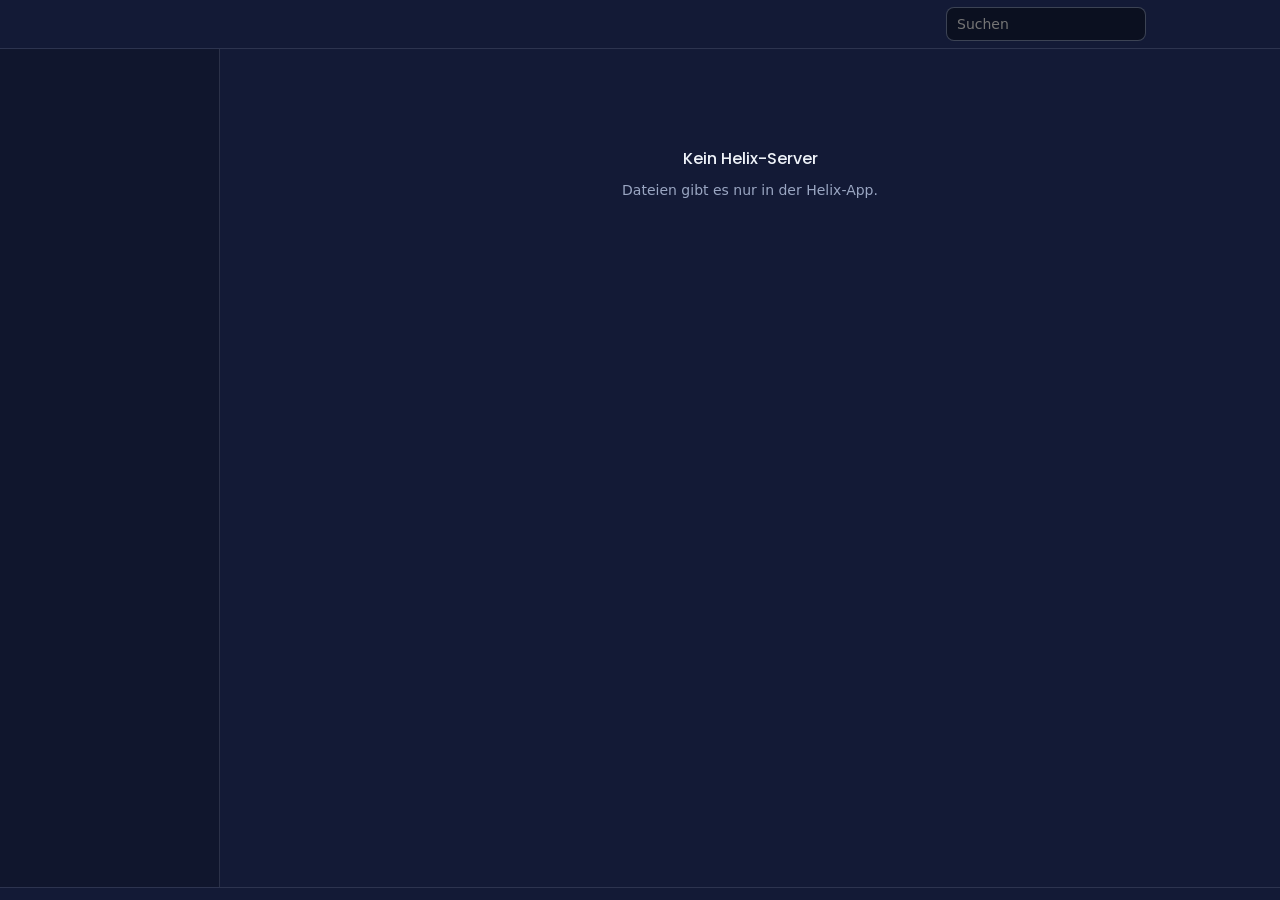
<file: apps/files/index.html>
<!doctype html>
<html lang="de">
<head>
<meta charset="utf-8">
<meta name="viewport" content="width=device-width, initial-scale=1">
<title>Dateien</title>
<link rel="stylesheet" href="../lib/app.css">
<style>
  .crumbs { display: flex; align-items: center; gap: 2px; min-width: 0; flex: 1; overflow-x: auto; scrollbar-width: none; }
  .crumbs::-webkit-scrollbar { display: none; }
  .crumbs button { border: 0; background: transparent; border-radius: 8px; padding: 6px 8px; cursor: pointer; white-space: nowrap; font-family: var(--font-display); font-size: 13px; }
  .crumbs button:hover { background: var(--raised); }
  .crumbs button:last-child { font-weight: 500; }
  .crumbs .ic { width: 14px; height: 14px; color: var(--mist); }
  .files { padding: 6px; position: relative; }
  .files.grid { display: grid; grid-template-columns: repeat(auto-fill, minmax(104px, 1fr)); gap: 4px; align-content: start; }
  .files.grid .item { flex-direction: column; text-align: center; gap: 6px; padding: 10px 6px; min-height: 108px; }
  .files.grid .item .t b { white-space: normal; display: -webkit-box; -webkit-line-clamp: 2; -webkit-box-orient: vertical; font-weight: 400; font-size: 13px; word-break: break-word; }
  .files.grid .item .t small, .files.grid .item .meta { display: none; }
  .ficon { width: 36px; height: 36px; flex: none; display: flex; align-items: center; justify-content: center; border-radius: 10px; }
  .files.grid .ficon { width: 54px; height: 54px; }
  .ficon .ic { width: 60%; height: 60%; }
  .ficon.dir { color: var(--teal); }
  .ficon.img { background: var(--abyss) center / cover no-repeat; }
  .ficon.img .ic { display: none; }
  .ficon.k-media { color: #C79BFF; } .ficon.k-text { color: #7DA2FF; } .ficon.k-pkg { color: var(--peach); } .ficon.k-other { color: var(--mist); }
  .meta { color: var(--mist); font-size: 12px; white-space: nowrap; text-align: right; min-width: 72px; }
  .meta.date { min-width: 120px; }
  .status { display: flex; gap: 12px; padding: 6px 12px; border-top: 1px solid var(--line); color: var(--mist); font-size: 12px; flex: none; }
  .search-box { width: 200px; }
  @media (max-width: 640px) { .search-box { width: 100%; order: 10; } .meta.date { display: none; } .toolbar.wrap { flex-wrap: wrap; } }
  .side .nav small { color: var(--mist); font-size: 11px; }
</style>
</head>
<body>
<div class="app">
  <div class="toolbar wrap" id="tb"></div>
  <div class="app-main" style="position:relative">
    <aside class="side collapsible" id="side"></aside>
    <div class="content grow" id="content"></div>
  </div>
  <div class="status" id="status"></div>
</div>
<script src="../lib/app.js"></script>
<script>
(function () {
  'use strict';
  var el = A.el, icon = A.icon, fs = A.fs;
  var S = { root: A.params.get('root') || 'home', path: A.params.get('path') || '', roots: [], entries: [], writable: true,
    view: localStorage.getItem('files.view') || 'list', hidden: false, sel: null, clip: null, hist: [], query: '', sort: 'name' };
  var content = document.getElementById('content'), side = document.getElementById('side'), tb = document.getElementById('tb'), status = document.getElementById('status');

  /* ------------------------------------------------------------ Werkzeugleiste */
  var bBack = el('button.icon-btn', { type: 'button', title: 'Zurück', 'aria-label': 'Zurück', onclick: goBack }, icon('arrow-left'));
  var bUp = el('button.icon-btn', { type: 'button', title: 'Übergeordneter Ordner', 'aria-label': 'Nach oben', onclick: goUp }, icon('arrow-up'));
  var bSide = el('button.icon-btn.only-narrow', { type: 'button', 'aria-label': 'Orte', onclick: function () { side.classList.toggle('open'); } }, icon('panel-left'));
  var crumbs = el('div.crumbs');
  var q = el('input.field.search-box', { type: 'search', placeholder: 'Suchen', spellcheck: 'false' });
  var qt = null;
  q.addEventListener('input', function () { clearTimeout(qt); qt = setTimeout(function () { S.query = q.value.trim(); load(); }, 350); });
  var bNew = el('button.icon-btn', { type: 'button', title: 'Neu', 'aria-label': 'Neu' }, icon('plus'));
  bNew.addEventListener('click', function () {
    A.menu([
      { label: 'Ordner', icon: 'folder-plus', run: newFolder },
      { label: 'Textdatei', icon: 'file-text', run: newFile },
      { label: 'Dateien hochladen', icon: 'upload', run: upload }
    ], bNew);
  });
  var bView = el('button.icon-btn', { type: 'button', title: 'Ansicht', 'aria-label': 'Ansicht wechseln', onclick: function () {
    S.view = S.view === 'list' ? 'grid' : 'list';
    try { localStorage.setItem('files.view', S.view); } catch (e) { }
    render();
  } });
  var bMore = el('button.icon-btn', { type: 'button', title: 'Mehr', 'aria-label': 'Mehr' }, icon('ellipsis-vertical'));
  bMore.addEventListener('click', function () {
    A.menu([
      { label: S.hidden ? 'Versteckte ausblenden' : 'Versteckte zeigen', icon: 'eye', run: function () { S.hidden = !S.hidden; render(); } },
      { label: 'Nach Name sortieren', icon: 'list', run: function () { S.sort = 'name'; render(); } },
      { label: 'Nach Datum sortieren', icon: 'clock', run: function () { S.sort = 'date'; render(); } },
      { label: 'Nach Größe sortieren', icon: 'archive', run: function () { S.sort = 'size'; render(); } },
      '-',
      S.clip ? { label: 'Einfügen', icon: 'clipboard-paste', run: paste } : null,
      { label: 'Ordner verbinden', icon: 'link', run: connect },
      { label: 'Neu laden', icon: 'refresh-cw', run: load }
    ], bMore);
  });
  tb.append(bSide, bBack, bUp, crumbs, q, bNew, bView, bMore);

  /* ------------------------------------------------------------ Orte */
  var DEVICE_PLACES = [['Download', 'download', 'Download'], ['Kamera', 'image', 'DCIM'], ['Bilder', 'image', 'Pictures'],
    ['Dokumente', 'file-text', 'Documents'], ['Musik', 'music', 'Music'], ['Filme', 'film', 'Movies']];
  var PLACES = [['Dokumente', 'file-text'], ['Downloads', 'download'], ['Bilder', 'image'], ['Musik', 'music'], ['Videos', 'film']];
  function loadRoots() {
    return fs.roots().then(function (r) { S.roots = r || []; renderSide(); });
  }
  function rootIcon(r) { return r.kind === 'internal' ? 'house' : r.kind === 'device' ? 'smartphone' : r.kind === 'removable' ? 'hard-drive' : r.kind === 'apps' ? 'package' : r.kind === 'app' ? 'app-window' : 'folder'; }
  function renderSide() {
    A.clear(side);
    var nav = function (label, ic, root, path, extra) {
      var cur = S.root === root && S.path === path;
      var b = el('button.nav', { type: 'button', 'aria-current': String(cur) }, icon(ic), el('span', { text: label }), extra || null);
      b.addEventListener('click', function () { side.classList.remove('open'); go(root, path); });
      side.appendChild(b);
      return b;
    };
    var dev = S.roots.filter(function (r) { return r.kind === 'device' || r.kind === 'removable'; });
    var trees = S.roots.filter(function (r) { return r.kind === 'folder'; });
    if (dev.length) {
      side.appendChild(el('h3', { text: 'Gerät' }));
      dev.forEach(function (r) {
        nav(r.name, r.kind === 'removable' ? 'hard-drive' : 'smartphone', r.id, '', r.locked ? icon('lock') : null);
        if (r.kind === 'device' && !r.locked) DEVICE_PLACES.forEach(function (p) { nav(p[0], p[1], r.id, p[2]); });
      });
    }
    side.appendChild(el('h3', { text: 'Helix' }));
    var home = S.roots.filter(function (r) { return r.id === 'home'; })[0];
    if (home) {
      nav('Persönlicher Ordner', 'house', 'home', '');
      PLACES.forEach(function (p) { nav(p[0], p[1], 'home', p[0]); });
    }
    side.appendChild(el('h3', { text: 'Verbundene Ordner' }));
    trees.forEach(function (r) {
      var b = nav(r.name, 'folder', r.id, '', r.access === false ? el('small', { text: 'kein Zugriff' }) : null);
      A.longPress(b, function (at) {
        A.menu([{ head: r.name },
          { label: 'Umbenennen', icon: 'pencil', run: function () {
            A.prompt({ title: 'Ort umbenennen', value: r.name, ok: 'Umbenennen' }).then(function (v) {
              if (!v || !v.trim()) return;
              A.api('/api/fs/roots/' + encodeURIComponent(r.id), { method: 'PATCH', json: { name: v.trim() } }).then(loadRoots).catch(err);
            });
          } },
          { label: 'Trennen', icon: 'unlink', danger: true, run: function () {
            A.confirm({ title: '„' + r.name + '“ trennen?', text: 'Die Dateien bleiben, wo sie sind. Helix vergisst nur den Zugriff.', ok: 'Trennen', danger: true }).then(function (ok) {
              if (!ok) return;
              A.api('/api/fs/roots/' + encodeURIComponent(r.id), { method: 'DELETE' }).then(function () { if (S.root === r.id) go('home', ''); loadRoots(); }).catch(err);
            });
          } }], at);
      });
    });
    side.appendChild(el('button.nav', { type: 'button', onclick: connect }, icon('plus'), el('span', { text: 'Ordner verbinden' })));
    var sys = S.roots.filter(function (r) { return r.system; });
    if (sys.length) {
      side.appendChild(el('h3', { text: 'System' }));
      sys.forEach(function (r) { nav(r.name, rootIcon(r), r.id, ''); });
    }
  }
  /** Gerätespeicher noch gesperrt: erklären und die Freigabe von Android anfordern. */
  function locked() {
    status.textContent = '';
    A.clear(content).appendChild(el('div.empty', null, icon('lock'),
      el('b', { text: 'Zugriff auf den Gerätespeicher erlauben' }),
      el('span', { style: { maxWidth: '420px' }, text: 'Damit Dateien deinen Download-Ordner, Fotos und Dokumente zeigen kann, braucht Helix von Android die Berechtigung „Zugriff auf alle Dateien“. Android öffnet dafür gleich die Einstellungen; schalte Helix 2 dort ein und komm zurück.' }),
      el('button.btn.primary', { type: 'button', onclick: function () {
        A.api('/api/system/all-files', { method: 'POST' }).catch(err);
      } }, icon('shield'), 'Zugriff erlauben'),
      el('button.btn.ghost', { type: 'button', text: 'Stattdessen einen Ordner verbinden', onclick: connect })));
  }
  function rootName(id) { var r = S.roots.filter(function (x) { return x.id === id; })[0]; return r ? (id === 'home' ? 'Persönlicher Ordner' : r.name) : id; }
  function connect() {
    A.api('/api/fs/roots', { method: 'POST' }).then(function (r) {
      if (!r || r.cancelled) return;
      loadRoots().then(function () { if (r.id) go(r.id, ''); });
    }).catch(err);
  }

  /* ------------------------------------------------------------ Laden */
  function go(root, path, noHist) {
    if (!noHist && (root !== S.root || path !== S.path)) S.hist.push([S.root, S.path]);
    S.root = root; S.path = path || ''; S.sel = null; S.query = ''; q.value = '';
    load();
  }
  function goBack() { var h = S.hist.pop(); if (h) go(h[0], h[1], true); }
  function goUp() { if (!S.path) return; go(S.root, S.path.split('/').slice(0, -1).join('/')); }
  A.onBack(function () {
    if (side.classList.contains('open')) { side.classList.remove('open'); return true; }
    if (S.query) { q.value = ''; S.query = ''; load(); return true; }
    if (S.hist.length) { goBack(); return true; }
    return false;
  });
  A.onNavigate(function (p) { go(p.get('root') || 'home', p.get('path') || ''); });

  var loadSeq = 0;
  function load() {
    var my = ++loadSeq;
    renderCrumbs();
    renderSide();
    var p = S.query ? fs.search(S.root, S.path, S.query).then(function (r) { return { entries: r.results, writable: false, search: true, truncated: r.truncated }; })
      : fs.list(S.root, S.path);
    content.setAttribute('aria-busy', 'true');
    return p.then(function (r) {
      if (my !== loadSeq) return;
      S.entries = r.entries || [];
      S.writable = !!r.writable;
      S.search = !!r.search;
      S.truncated = !!r.truncated;
      render();
    }).catch(function (e) {
      if (my !== loadSeq) return;
      S.entries = [];
      if (e.code === 'no_storage_access') { locked(); return; }
      A.clear(content).appendChild(el('div.empty', null, icon('triangle-alert'), el('b', { text: 'Ordner lässt sich nicht öffnen' }), el('span', { text: A.errText(e) }),
        S.root.indexOf('t') === 0 ? el('button.btn', { type: 'button', text: 'Zugriff erneut erlauben', onclick: connect }) : null));
      status.textContent = '';
    }).then(function () { content.removeAttribute('aria-busy'); });
  }

  function renderCrumbs() {
    A.clear(crumbs);
    var parts = S.path ? S.path.split('/') : [];
    crumbs.appendChild(el('button', { type: 'button', text: rootName(S.root), onclick: function () { go(S.root, ''); } }));
    parts.forEach(function (p, i) {
      crumbs.appendChild(icon('chevron-right'));
      var path = parts.slice(0, i + 1).join('/');
      crumbs.appendChild(el('button', { type: 'button', text: p, onclick: function () { go(S.root, path); } }));
    });
    crumbs.scrollLeft = 1e6;
    bUp.disabled = !S.path; bBack.disabled = !S.hist.length;
  }

  /* ------------------------------------------------------------ Darstellung */
  var IMG = /\.(png|jpe?g|gif|webp|avif|bmp|svg|ico)$/i;
  function kind(e) {
    if (e.dir) return ['folder', 'dir'];
    var n = e.name.toLowerCase();
    if (IMG.test(n)) return ['image', 'k-media'];
    if (/\.(mp3|m4a|aac|ogg|oga|opus|wav|flac)$/.test(n)) return ['music', 'k-media'];
    if (/\.(mp4|m4v|webm|mov|mkv)$/.test(n)) return ['film', 'k-media'];
    if (/\.pdf$/.test(n)) return ['book-open', 'k-media'];
    if (/\.(zip|helix|lwav)$/.test(n)) return ['package', 'k-pkg'];
    if (/\.(html?|js|css|json|md|txt|xml|ts|py|sh|java|csv|ya?ml)$/.test(n)) return [/\.(html?|js|css|json|ts|py|sh|java|xml)$/.test(n) ? 'code' : 'file-text', 'k-text'];
    return ['file', 'k-other'];
  }
  function sorted() {
    var list = S.entries.filter(function (e) { return S.hidden || e.name.charAt(0) !== '.'; });
    list.sort(function (a, b) {
      if (a.dir !== b.dir) return a.dir ? -1 : 1;
      if (S.sort === 'date') return (b.modified || 0) - (a.modified || 0);
      if (S.sort === 'size') return (b.size || 0) - (a.size || 0);
      return a.name.localeCompare(b.name, 'de', { numeric: true, sensitivity: 'base' });
    });
    return list;
  }
  function pathOf(e) { return e.path != null ? e.path : (S.path ? S.path + '/' : '') + e.name; }
  function render() {
    A.clear(bView).appendChild(icon(S.view === 'list' ? 'layout-grid' : 'list'));
    var list = sorted();
    A.clear(content);
    if (!list.length) {
      content.appendChild(el('div.empty', null, icon(S.search ? 'search' : 'folder-open'),
        el('b', { text: S.search ? 'Nichts gefunden' : 'Dieser Ordner ist leer' }),
        el('span', { text: S.search ? 'Keine Datei enthält „' + S.query + '“ im Namen.' : S.writable ? 'Lege einen Ordner an oder lade Dateien hoch.' : '' }),
        !S.search && S.writable ? el('div', { style: { display: 'flex', gap: '8px' } },
          el('button.btn', { type: 'button', onclick: newFolder }, icon('folder-plus'), 'Neuer Ordner'),
          el('button.btn', { type: 'button', onclick: upload }, icon('upload'), 'Hochladen')) : null));
    } else {
      var box = el('div.files.' + S.view, { role: 'listbox', 'aria-label': 'Dateien' });
      list.forEach(function (e) { box.appendChild(row(e)); });
      content.appendChild(box);
    }
    var dirs = list.filter(function (e) { return e.dir; }).length;
    status.textContent = '';
    var nf = list.length - dirs;
    status.append(el('span', { text: nf + (nf === 1 ? ' Datei, ' : ' Dateien, ') + dirs + ' Ordner' + (S.truncated ? ' (gekürzt)' : '') }));
    if (!S.writable && !S.search) status.append(el('span', { text: 'Nur lesen' }));
    if (S.clip) status.append(el('span', { text: (S.clip.cut ? 'Ausgeschnitten: ' : 'Kopiert: ') + S.clip.name }));
  }
  function row(e) {
    var k = kind(e), p = pathOf(e);
    var fi = el('span.ficon.' + k[1], null, icon(k[0]));
    if (!e.dir && IMG.test(e.name) && e.size < 8 * 1024 * 1024) { fi.classList.add('img'); fi.style.backgroundImage = 'url("' + fs.url(S.root, p) + '")'; }
    var sub = e.dir ? 'Ordner' : A.fmt.bytes(e.size);
    if (S.search) sub = p;
    var b = el('button.item', { type: 'button', role: 'option', 'aria-selected': String(S.sel === p), title: e.name },
      fi, el('span.t', null, el('b', { text: e.name }), el('small.only-narrow', { text: S.search ? p : sub + (e.modified ? ', ' + A.fmt.date(e.modified) : '') })),
      el('span.meta.hide-narrow', { text: e.dir ? '' : A.fmt.bytes(e.size) }),
      el('span.meta.date.hide-narrow', { text: A.fmt.date(e.modified) }));
    var touch = false;
    b.addEventListener('pointerdown', function (ev) { touch = ev.pointerType !== 'mouse'; });
    b.addEventListener('click', function () {
      if (touch) { open(e); return; }
      S.sel = p;
      Array.prototype.forEach.call(content.querySelectorAll('.item'), function (x) { x.setAttribute('aria-selected', String(x === b)); });
    });
    b.addEventListener('dblclick', function () { open(e); });
    b.addEventListener('keydown', function (ev) { if (ev.key === 'Enter') open(e); if (ev.key === 'Delete') remove(e); if (ev.key === 'F2') rename(e); });
    A.longPress(b, function (at) { itemMenu(e, at); });
    return b;
  }

  /* ------------------------------------------------------------ Aktionen */
  function err(e) { A.toast(A.errText(e)); }
  function open(e, appId) {
    var p = pathOf(e);
    if (e.dir) { go(S.root, p); return; }
    A.openFile(S.root, p, appId);
  }
  function itemMenu(e, at) {
    var p = pathOf(e), items = [{ head: e.name }];
    items.push({ label: 'Öffnen', icon: e.dir ? 'folder-open' : 'external-link', run: function () { open(e); } });
    if (!e.dir) {
      items.push({ label: 'Im Editor öffnen', icon: 'pencil', run: function () { open(e, 'sys:editor'); } });
      if (/\.(zip|html?|json)$/i.test(e.name)) items.push({ label: 'Als App installieren', icon: 'package-plus', run: function () { A.open('sys:appcenter', { root: S.root, path: p }); } });
      items.push({ label: 'Mit anderer App öffnen', icon: 'share-2', run: function () { A.api('/api/fs/share?' + new URLSearchParams({ root: S.root, path: p, view: 1 }), { method: 'POST' }).catch(err); } });
      items.push({ label: 'Teilen', icon: 'share-2', run: function () { A.api('/api/fs/share?' + new URLSearchParams({ root: S.root, path: p }), { method: 'POST' }).catch(err); } });
      items.push({ label: 'Herunterladen', icon: 'download', run: function () { var a = el('a', { href: fs.url(S.root, p, { download: true }), download: e.name }); document.body.appendChild(a); a.click(); a.remove(); } });
    }
    if (S.search) items.push({ label: 'Ordner öffnen', icon: 'folder', run: function () { go(S.root, p.split('/').slice(0, -1).join('/')); } });
    items.push('-');
    items.push({ label: 'Kopieren', icon: 'copy', run: function () { S.clip = { root: S.root, path: p, name: e.name, cut: false }; render(); } });
    if (S.writable || S.search) {
      items.push({ label: 'Ausschneiden', icon: 'scissors', run: function () { S.clip = { root: S.root, path: p, name: e.name, cut: true }; render(); } });
      items.push({ label: 'Umbenennen', icon: 'pencil', run: function () { rename(e); } });
    }
    items.push({ label: 'Eigenschaften', icon: 'info', run: function () { props(e); } });
    if (S.writable || S.search) { items.push('-'); items.push({ label: 'Löschen', icon: 'trash-2', danger: true, run: function () { remove(e); } }); }
    A.menu(items, at);
  }
  function newFolder() {
    A.prompt({ title: 'Neuer Ordner', value: 'Neuer Ordner', ok: 'Anlegen' }).then(function (n) {
      if (!n || !n.trim()) return;
      fs.mkdir(S.root, (S.path ? S.path + '/' : '') + n.trim()).then(load).catch(err);
    });
  }
  function newFile() {
    A.prompt({ title: 'Neue Textdatei', value: 'Notiz.txt', ok: 'Anlegen' }).then(function (n) {
      if (!n || !n.trim()) return;
      var p = (S.path ? S.path + '/' : '') + n.trim();
      fs.write(S.root, p, '', { overwrite: false }).then(function () { load(); A.openFile(S.root, p, 'sys:editor'); }).catch(err);
    });
  }
  function upload() { A.pickFiles(null, true).then(putFiles); }
  function putFiles(files) {
    if (!files.length) return;
    var done = 0, fail = 0;
    status.textContent = 'Lade ' + files.length + ' Datei(en) hoch …';
    var next = function (i) {
      if (i >= files.length) {
        A.toast(done + ' Datei(en) hochgeladen' + (fail ? ', ' + fail + ' fehlgeschlagen' : ''));
        load();
        return;
      }
      var f = files[i], p = (S.path ? S.path + '/' : '') + f.name;
      fs.write(S.root, p, f, { overwrite: false }).catch(function (e) {
        if (e.status !== 409) throw e;
        return A.confirm({ title: '„' + f.name + '“ gibt es schon', text: 'Ersetzen?', ok: 'Ersetzen', danger: true }).then(function (ok) {
          if (ok) return fs.write(S.root, p, f);
          throw new Error('übersprungen');
        });
      }).then(function () { done++; }, function (e) { fail++; if (e.message !== 'übersprungen') err(e); }).then(function () { next(i + 1); });
    };
    next(0);
  }
  function rename(e) {
    A.prompt({ title: 'Umbenennen', value: e.name, ok: 'Umbenennen' }).then(function (n) {
      if (!n || !n.trim() || n.trim() === e.name) return;
      fs.rename(S.search ? S.root : S.root, pathOf(e), n.trim()).then(load).catch(err);
    });
  }
  function remove(e) {
    A.confirm({ title: '„' + e.name + '“ löschen?', text: e.dir ? 'Der Ordner und alles darin werden endgültig gelöscht.' : 'Die Datei wird endgültig gelöscht.', ok: 'Löschen', danger: true }).then(function (ok) {
      if (!ok) return;
      fs.remove(S.root, pathOf(e)).then(function () { A.toast('Gelöscht'); load(); }).catch(err);
    });
  }
  function paste() {
    var c = S.clip;
    if (!c) return;
    (c.cut ? fs.move(c.root, c.path, S.root, S.path) : fs.copy(c.root, c.path, S.root, S.path)).then(function () {
      if (c.cut) S.clip = null;
      load();
    }).catch(err);
  }
  function props(e) {
    var p = pathOf(e);
    fs.stat(S.root, p).then(function (s) {
      var t = el('table.kv.selectable');
      [['Name', s.name], ['Ort', rootName(S.root) + (p.indexOf('/') >= 0 ? ' / ' + p.split('/').slice(0, -1).join(' / ') : '')],
        ['Art', s.dir ? 'Ordner' : (s.mime || '')], ['Größe', s.dir ? '' : A.fmt.bytes(s.size) + ' (' + (s.size || 0).toLocaleString('de-DE') + ' Bytes)'],
        ['Geändert', A.fmt.date(s.modified)]].forEach(function (r) { if (r[1]) t.appendChild(el('tr', null, el('td', { text: r[0] }), el('td', { text: r[1] }))); });
      A.HX.alert({ title: 'Eigenschaften', node: t });
    }).catch(err);
  }

  /* Ziehen und Ablegen */
  var hint = null;
  document.addEventListener('dragover', function (ev) {
    if (!S.writable || !ev.dataTransfer || Array.prototype.indexOf.call(ev.dataTransfer.types, 'Files') < 0) return;
    ev.preventDefault();
    if (!hint) { hint = el('div.drop-hint', { text: 'Hier ablegen, um hochzuladen' }); document.body.appendChild(hint); }
  });
  document.addEventListener('dragleave', function (ev) { if (!ev.relatedTarget && hint) { hint.remove(); hint = null; } });
  document.addEventListener('drop', function (ev) {
    if (hint) { hint.remove(); hint = null; }
    if (!ev.dataTransfer || !ev.dataTransfer.files.length) return;
    ev.preventDefault();
    putFiles(Array.prototype.slice.call(ev.dataTransfer.files));
  });
  document.addEventListener('keydown', function (ev) {
    if (ev.target.tagName === 'INPUT') return;
    if (ev.key === 'Backspace' || (ev.altKey && ev.key === 'ArrowUp')) { goUp(); ev.preventDefault(); }
    if ((ev.ctrlKey || ev.metaKey) && ev.key === 'v') paste();
  });
  content.addEventListener('contextmenu', function (ev) {
    if (ev.target.closest('.item')) return;
    ev.preventDefault();
    A.menu([
      S.clip ? { label: 'Einfügen', icon: 'clipboard-paste', run: paste } : null,
      { label: 'Neuer Ordner', icon: 'folder-plus', run: newFolder, disabled: !S.writable },
      { label: 'Neue Textdatei', icon: 'file-text', run: newFile, disabled: !S.writable },
      { label: 'Hochladen', icon: 'upload', run: upload, disabled: !S.writable },
      { label: 'Neu laden', icon: 'refresh-cw', run: load }
    ], { x: ev.clientX, y: ev.clientY });
  });
  A.on('native:storage', function () { loadRoots().then(load); });

  if (!fs) { content.appendChild(el('div.empty', null, icon('server'), el('b', { text: 'Kein Helix-Server' }), el('span', { text: 'Dateien gibt es nur in der Helix-App.' }))); return; }
  loadRoots().then(function () {
    // Ohne Angabe startet Dateien im Gerätespeicher – gesperrt zeigt es, wie man ihn freigibt.
    if (!A.params.get('root') && S.roots.some(function (r) { return r.id === 'device'; })) S.root = 'device';
    load();
  }, function (e) { err(e); load(); });
})();
</script>
</body>
</html>
</file>
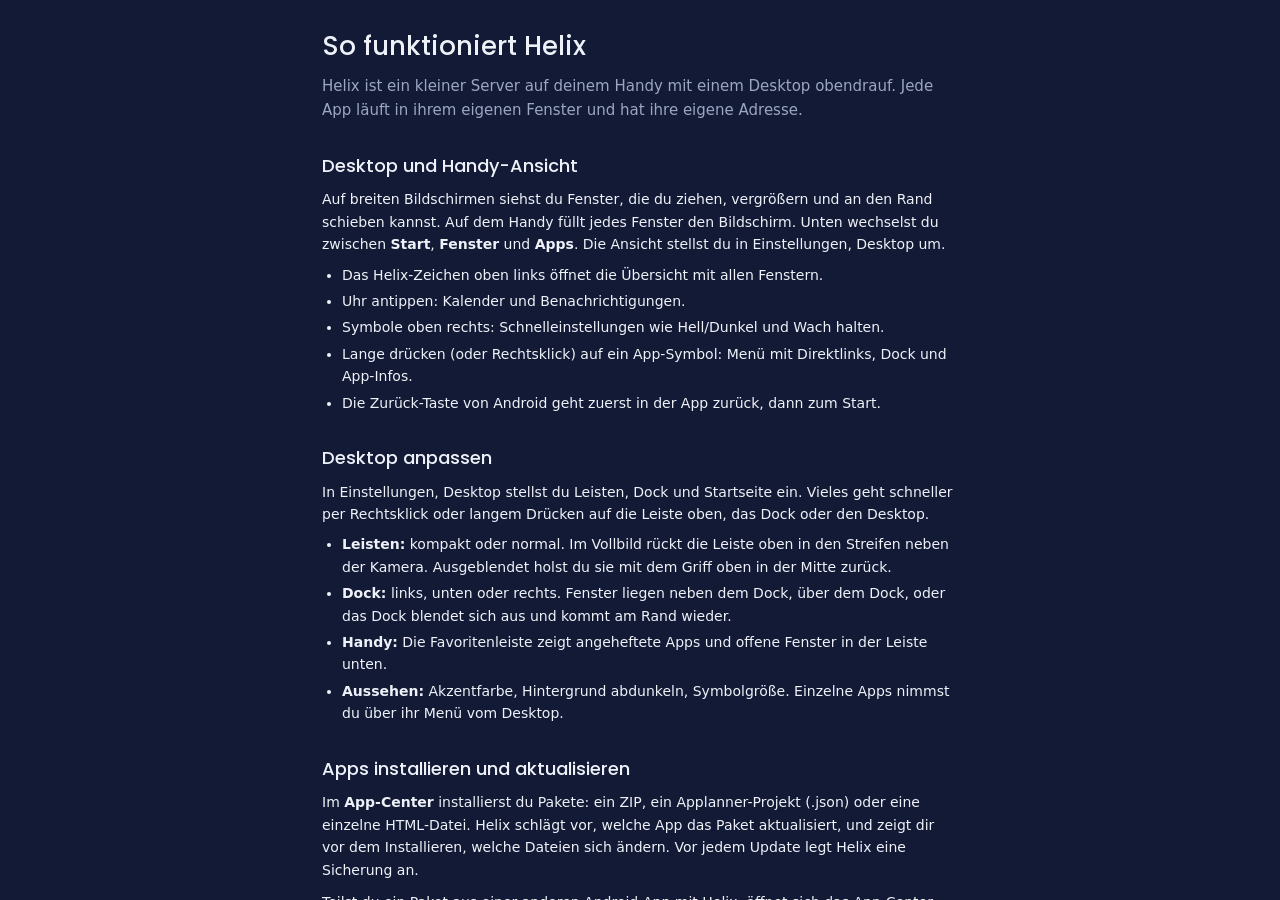
<file: apps/help/index.html>
<!doctype html>
<html lang="de">
<head>
<meta charset="utf-8">
<meta name="viewport" content="width=device-width, initial-scale=1">
<title>Hilfe</title>
<link rel="stylesheet" href="../lib/app.css">
<style>
  .doc { max-width: 680px; margin: 0 auto; padding: 26px 22px 60px; user-select: text; -webkit-user-select: text; line-height: 1.6; }
  .doc h1 { font-size: 26px; margin-bottom: 6px; }
  .doc h2 { margin: 30px 0 8px; font-size: 18px; }
  .doc p, .doc li { color: var(--paper); }
  .doc p + p { margin-top: 10px; }
  .doc ul { padding-left: 20px; margin: 8px 0; }
  .doc li { margin: 4px 0; }
  .doc code { font-family: var(--font-mono); font-size: 13px; background: var(--abyss); padding: 1px 6px; border-radius: 6px; }
  .doc pre { font: 12.5px/1.55 var(--font-mono); background: var(--abyss); padding: 12px 14px; border-radius: var(--r-s); overflow-x: auto; }
  .doc .lead { color: var(--mist); font-size: 15px; }
  .doc kbd { font: 12px var(--font-mono); border: 1px solid var(--line-strong); border-bottom-width: 2px; border-radius: 5px; padding: 0 5px; }
</style>
</head>
<body>
<div class="app"><div class="scroll grow">
<article class="doc">
  <h1>So funktioniert Helix</h1>
  <p class="lead">Helix ist ein kleiner Server auf deinem Handy mit einem Desktop obendrauf. Jede App läuft in ihrem eigenen Fenster und hat ihre eigene Adresse.</p>

  <h2>Desktop und Handy-Ansicht</h2>
  <p>Auf breiten Bildschirmen siehst du Fenster, die du ziehen, vergrößern und an den Rand schieben kannst. Auf dem Handy füllt jedes Fenster den Bildschirm. Unten wechselst du zwischen <b>Start</b>, <b>Fenster</b> und <b>Apps</b>. Die Ansicht stellst du in Einstellungen, Desktop um.</p>
  <ul>
    <li>Das Helix-Zeichen oben links öffnet die Übersicht mit allen Fenstern.</li>
    <li>Uhr antippen: Kalender und Benachrichtigungen.</li>
    <li>Symbole oben rechts: Schnelleinstellungen wie Hell/Dunkel und Wach halten.</li>
    <li>Lange drücken (oder Rechtsklick) auf ein App-Symbol: Menü mit Direktlinks, Dock und App-Infos.</li>
    <li>Die Zurück-Taste von Android geht zuerst in der App zurück, dann zum Start.</li>
  </ul>

  <h2>Desktop anpassen</h2>
  <p>In Einstellungen, Desktop stellst du Leisten, Dock und Startseite ein. Vieles geht schneller per Rechtsklick oder langem Drücken auf die Leiste oben, das Dock oder den Desktop.</p>
  <ul>
    <li><b>Leisten:</b> kompakt oder normal. Im Vollbild rückt die Leiste oben in den Streifen neben der Kamera. Ausgeblendet holst du sie mit dem Griff oben in der Mitte zurück.</li>
    <li><b>Dock:</b> links, unten oder rechts. Fenster liegen neben dem Dock, über dem Dock, oder das Dock blendet sich aus und kommt am Rand wieder.</li>
    <li><b>Handy:</b> Die Favoritenleiste zeigt angeheftete Apps und offene Fenster in der Leiste unten.</li>
    <li><b>Aussehen:</b> Akzentfarbe, Hintergrund abdunkeln, Symbolgröße. Einzelne Apps nimmst du über ihr Menü vom Desktop.</li>
  </ul>

  <h2>Apps installieren und aktualisieren</h2>
  <p>Im <b>App-Center</b> installierst du Pakete: ein ZIP, ein Applanner-Projekt (.json) oder eine einzelne HTML-Datei. Helix schlägt vor, welche App das Paket aktualisiert, und zeigt dir vor dem Installieren, welche Dateien sich ändern. Vor jedem Update legt Helix eine Sicherung an.</p>
  <p>Teilst du ein Paket aus einer anderen Android-App mit Helix, öffnet sich das App-Center von selbst. Hat eine App eine Update-Adresse, prüft „Nach Update suchen“ sie direkt.</p>
  <p>Alternativ verbindest du einen <b>Ordner</b>: Helix startet die App dann direkt von dort. Praktisch, wenn du sie selbst entwickelst.</p>

  <h2>Dateien</h2>
  <p><b>Dateien</b> zeigt deinen persönlichen Ordner, verbundene Ordner und, wenn du es erlaubst, den ganzen Gerätespeicher. Apps fragen beim ersten Zugriff, ob sie deine Dateien sehen dürfen.</p>

  <h2>Für App-Entwickler</h2>
  <p>Jede App bekommt <code>window.Helix</code>. Ein paar Beispiele:</p>
<pre>Helix.fs.request()                   // Dateizugriff erbitten
Helix.fs.list('device', 'Download')  // Gerätespeicher (nach Freigabe)
Helix.shared.open('helix')           // gemeinsame Ablage aller Apps
Helix.shell.notify('Fertig', 'Export gespeichert')
Helix.shell.update()                 // im App-Center nach Updates suchen</pre>
  <h2>Apps sprechen miteinander</h2>
  <p>Jede App findet jede andere und kann ihr Nachrichten schicken, auch über Suiten hinweg. Der Desktop stellt sie den offenen Fenstern der Ziel-App zu und öffnet sie auf Wunsch im Hintergrund.</p>
<pre>Helix.apps.list()                       // alle installierten Apps
Helix.apps.find('cockpit')              // per id, Manifest-id oder Name
Helix.apps.open('aura360/orbit', '#open=…')
Helix.apps.send('cockpit', { fahrt })   // an alle offenen Fenster
Helix.apps.request('aura360/orbit', { frage: 'adresse', name: 'Arbeit' }, { open: true })
Helix.apps.onMessage((data, from) =&gt; antwort)</pre>
  <p>Mit einer <code>helix-app.json</code> im Paket legst du Name, Version, Symbol, Direktlinks und eine Update-Adresse fest:</p>
<pre>{
  "id": "meine-app",
  "name": "Meine App",
  "version": "1.2.0",
  "icon": "icon.png",
  "update": "https://example.org/meine-app.zip",
  "shortcuts": [{ "name": "Neu", "path": "index.html#neu" }]
}</pre>
  <p>Eine <b>Suite</b> ist ein Paket mit mehreren Apps. Sie stehen unter <code>"apps"</code> und erscheinen einzeln im Starter; alle laufen unter derselben Adresse und teilen sich ihre Daten:</p>
<pre>"apps": [
  { "id": "money", "name": "Money", "path": "apps/money/index.html", "icon": "apps/money/icon.svg" },
  { "id": "orbit", "name": "Orbit", "path": "apps/orbit/index.html" }
]</pre>
  <p>Die DevTools (eruda) öffnest du über das Fenstermenü. Im <b>Terminal</b> zeigt <code>logs</code> alle Konsolen-Ausgaben live.</p>

  <h2>Tastatur</h2>
  <ul>
    <li><kbd>Strg</kbd> + <kbd>Leertaste</kbd> oder <kbd>Meta</kbd>: Übersicht</li>
    <li><kbd>Alt</kbd> + <kbd>F4</kbd>: Fenster schließen</li>
    <li><kbd>Esc</kbd>: Menü, Dialog oder Übersicht schließen</li>
  </ul>

  <h2>Der Desktop ist austauschbar</h2>
  <p>Auch der Desktop selbst ist eine Web-App. Im App-Center unter Helix-Desktop aktualisierst du ihn, spielst einen anderen ein oder gehst zum eingebauten zurück. Deine Einstellungen bleiben dabei erhalten.</p>
</article>
</div></div>
<script src="../lib/app.js"></script>
</body>
</html>
</file>
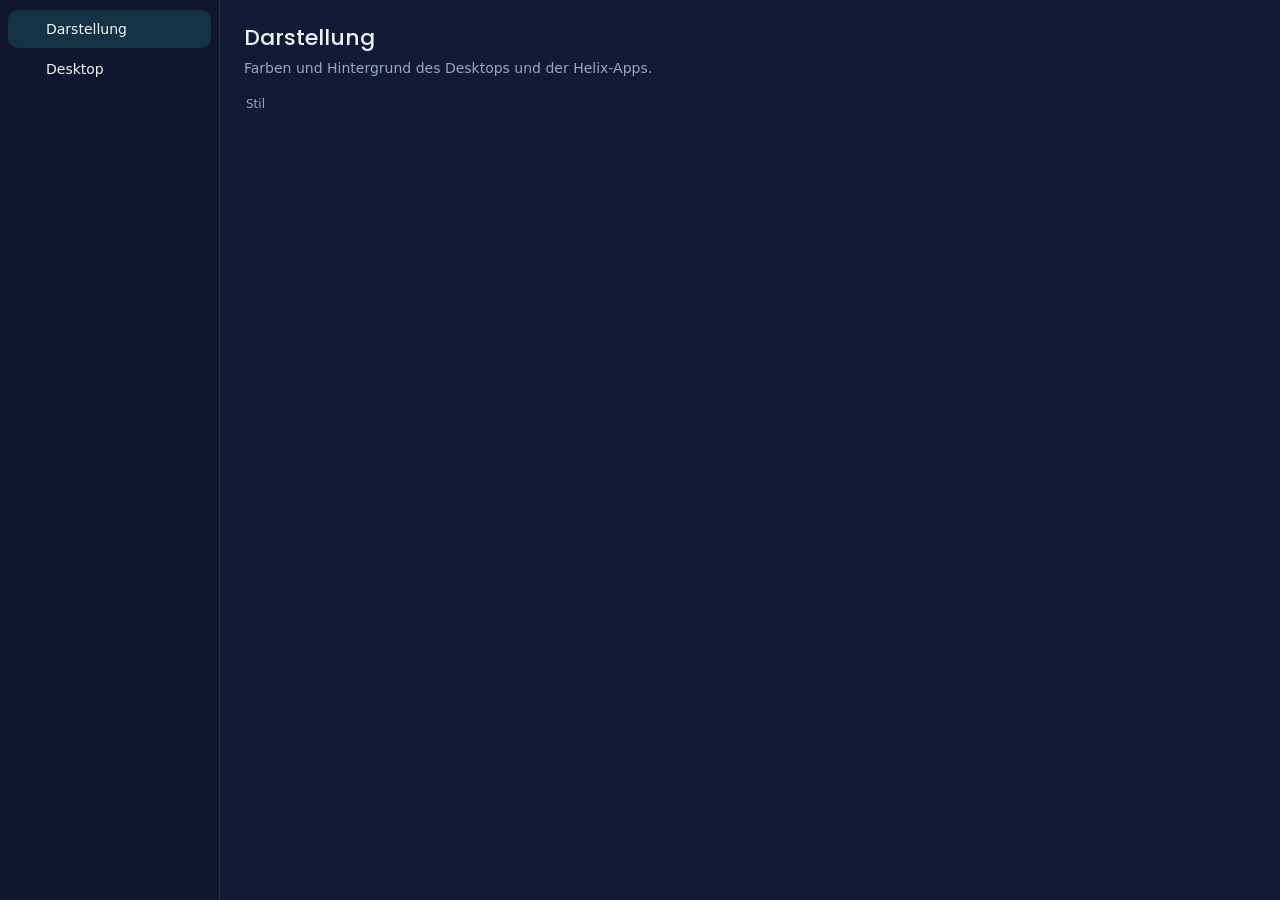
<file: apps/settings/index.html>
<!doctype html>
<html lang="de">
<head>
<meta charset="utf-8">
<meta name="viewport" content="width=device-width, initial-scale=1">
<title>Einstellungen</title>
<link rel="stylesheet" href="../lib/app.css">
<style>
  .walls { display: grid; grid-template-columns: repeat(auto-fill, minmax(140px, 1fr)); gap: 10px; margin: 10px 0 18px; }
  .wall { position: relative; aspect-ratio: 16 / 10; border-radius: var(--r-m); border: 2px solid transparent; background: var(--abyss) center / cover; cursor: pointer; padding: 0; overflow: hidden; }
  .wall[aria-pressed="true"] { border-color: var(--teal); }
  .wall span { position: absolute; left: 8px; bottom: 6px; color: #fff; font-size: 12px; text-shadow: 0 1px 4px rgba(0,0,0,.7); }
  .wall.up span { color: var(--paper); text-shadow: none; }
  .wall .ic { position: absolute; inset: 0; margin: auto; width: 28px; height: 28px; color: var(--mist); }
  .bar { height: 8px; border-radius: 4px; background: var(--line); overflow: hidden; margin-top: 8px; }
  .bar > div { height: 100%; background: linear-gradient(90deg, var(--teal), var(--peach)); }
  .logo { display: flex; align-items: center; gap: 14px; margin-bottom: 16px; }
  .logo svg { width: 64px; height: 64px; }
  .accents { display: flex; flex-wrap: wrap; gap: 10px; }
  .accent { width: 34px; height: 34px; border-radius: 50%; border: 2px solid transparent; padding: 3px; background: none; cursor: pointer; }
  .accent span { display: block; width: 100%; height: 100%; border-radius: 50%; }
  .accent[aria-pressed="true"] { border-color: var(--paper); }
  .row.stack { flex-wrap: wrap; }
  .row.stack .seg { margin-left: auto; }
  .hint { color: var(--mist); font-size: 12px; margin: -4px 4px 14px; }
</style>
</head>
<body>
<div class="app">
  <div class="toolbar only-narrow"><button class="icon-btn" id="menu" type="button" aria-label="Navigation"></button></div>
  <div class="app-main" style="position:relative">
    <aside class="side collapsible" id="side"></aside>
    <div class="content" id="content"></div>
  </div>
</div>
<script src="../lib/app.js"></script>
<script>
(function () {
  'use strict';
  function noTitle() { }   // Fenstertitel bleibt „Einstellungen“, die Seite hat ihre eigene Überschrift
  A.setTitle('Einstellungen');
  var el = A.el, icon = A.icon, HX = A.HX;
  var side = document.getElementById('side'), content = document.getElementById('content');
  var PAGES = [['look', 'Darstellung', 'palette'], ['desktop', 'Desktop', 'layout-grid'], ['storage', 'Speicher', 'hard-drive'],
    ['shared', 'Gemeinsame Ablagen', 'archive'], ['sync', 'Sync-Anker', 'radio'], ['system', 'System', 'cpu'], ['about', 'Über Helix', 'info']];
  var cur = A.params.get('page') || 'look';
  document.getElementById('menu').appendChild(icon('panel-left'));
  document.getElementById('menu').addEventListener('click', function () { side.classList.toggle('open'); });

  function nav() {
    A.clear(side);
    PAGES.forEach(function (p) {
      var b = el('button.nav', { type: 'button', 'aria-current': String(p[0] === cur) }, icon(p[2]), el('span', { text: p[1] }));
      b.addEventListener('click', function () { side.classList.remove('open'); go(p[0]); });
      side.appendChild(b);
    });
  }
  function go(p) {
    cur = p; nav();
    var title = PAGES.filter(function (x) { return x[0] === p; })[0];
    var page = el('div.page');
    A.clear(content).appendChild(page);
    content.scrollTop = 0;
    (VIEWS[p] || VIEWS.look)(page);
  }
  A.onNavigate(function (p) { go(p.get('page') || 'look'); });
  A.onBack(function () { if (side.classList.contains('open')) { side.classList.remove('open'); return true; } return false; });
  function err(e) { A.toast(A.errText(e)); }
  function row(title, sub, control) { return el('div.row', null, el('div.t', null, el('b', { text: title }), sub ? el('small', { text: sub }) : null), control || null); }
  function pref(k) { return HX.prefs.get(k); }
  function setPref(k, v) { HX.prefs.set(k, v); }
  var sys = null;
  function settings() { return sys ? Promise.resolve(sys) : A.api('/api/system/settings').then(function (s) { sys = s; return s; }); }
  function putSetting(k, v) {
    var o = {}; o[k] = v;
    return A.api('/api/system/settings', { method: 'PUT', json: o }).then(function (s) { sys = s; return s; }).catch(function (e) { err(e); });
  }

  var VIEWS = {
    look: function (p) {
      noTitle('Darstellung');
      p.append(el('h1', { text: 'Darstellung' }), el('p.lead', { text: 'Farben und Hintergrund des Desktops und der Helix-Apps.' }));
      p.appendChild(el('span.label', { text: 'Stil' }));
      var acc = el('div.accents', { role: 'group', 'aria-label': 'Akzentfarbe' });
      var light = HX.theme() === 'light';
      HX.accents.forEach(function (a) {
        var b = el('button.accent', { type: 'button', title: a.name, 'aria-label': a.name, 'aria-pressed': String((pref('accent') || 'tuerkis') === a.id) },
          el('span', { style: { background: (light ? a.light : a.dark)[0] } }));
        b.addEventListener('click', function () {
          Array.prototype.forEach.call(acc.children, function (x) { x.setAttribute('aria-pressed', 'false'); });
          b.setAttribute('aria-pressed', 'true');
          setPref('accent', a.id);
        });
        acc.appendChild(b);
      });
      p.appendChild(el('div.group', null,
        row('Erscheinungsbild', 'AMOLED: echtes Schwarz, spart Strom auf OLED-Bildschirmen. Monochrom: dazu alles in Graustufen. Beide gelten auch in deinen Apps. Automatisch folgt der Einstellung von Android.',
          A.seg([['dark', 'Dunkel'], ['amoled', 'AMOLED'], ['mono', 'Monochrom'], ['light', 'Hell'], ['auto', 'Automatisch']], pref('theme'), function (v) {
            if (v === 'dark' || v === 'amoled' || v === 'mono') setPref('lastDark', v);
            setPref('theme', v);
            setTimeout(function () { go('look'); }, 50);   // Akzentfarben passend neu zeichnen
          })),
        HX.variant() === 'mono' ? row('Akzentfarbe', 'Im Monochrom-Stil immer Weiß') :
          el('div.row.stack', null, el('div.t', null, el('b', { text: 'Akzentfarbe' }), el('small', { text: 'Fokus, Schalter und Auswahl im Desktop und in den Helix-Apps' })), acc),
        row('Hintergrund abdunkeln', 'Macht Symbole und Schrift auf hellen Bildern lesbarer',
          A.seg([[0, 'Aus'], [1, 'Leicht'], [2, 'Stark']], pref('wallDim') | 0, function (v) { setPref('wallDim', v); }))));
      p.appendChild(el('span.label', { text: 'Hintergrund' }));
      var walls = el('div.walls');
      var mk = function (id, name, bg) {
        var b = el('button.wall', { type: 'button', 'aria-pressed': String(pref('wallpaper') === id), style: bg ? { backgroundImage: bg } : null }, el('span', { text: name }));
        b.addEventListener('click', function () {
          Array.prototype.forEach.call(walls.children, function (x) { x.setAttribute('aria-pressed', 'false'); });
          b.setAttribute('aria-pressed', 'true');
          setPref('wallpaper', id);
        });
        walls.appendChild(b);
        return b;
      };
      HX.wallpapers.forEach(function (w) { mk(w.id, w.name, 'url("../../wallpapers/' + w.id + '-klein.jpg")'); });
      ['#000000', '#0B1020', '#123B38', '#3A2A1E'].forEach(function (c, i) { var b = mk(c, ['Schwarz', 'Tinte', 'Tiefsee', 'Erde'][i]); b.style.background = c; });
      var own = pref('wallpaper');
      if (own && /^data:/.test(own)) mk(own, 'Eigenes Bild', 'url("' + own + '")');
      var up = el('button.wall.up', { type: 'button', 'aria-label': 'Eigenes Bild wählen' }, icon('upload'), el('span', { text: 'Eigenes Bild' }));
      up.addEventListener('click', function () {
        A.pickFiles('image/*').then(function (f) {
          if (!f[0]) return;
          shrink(f[0]).then(function (url) { setPref('wallpaper', url); go('look'); }).catch(err);
        });
      });
      walls.appendChild(up);
      p.appendChild(walls);
    },
    desktop: function (p) {
      noTitle('Desktop');
      var re = function () { var y = content.scrollTop; go('desktop'); content.scrollTop = y; };
      var seg = function (k, opts, after) { return A.seg(opts, pref(k), function (v) { setPref(k, v); if (after) after(v); }); };
      var tog = function (k, def, after) { return A.toggle(def ? pref(k) !== false : !!pref(k), function (v) { setPref(k, v); if (after) after(v); }); };
      p.append(el('h1', { text: 'Desktop' }), el('p.lead', { text: 'Wie Leisten, Dock, Fenster und Startseite aussehen und sich verhalten. Vieles davon erreichst du auch per Rechtsklick oder langem Drücken auf die Leiste oben, das Dock oder den Desktop.' }));

      p.appendChild(el('div.group', null,
        row('Ansicht', 'Handy: Fenster füllen den Bildschirm, unten eine Leiste. Automatisch wechselt ab 900 Pixel Breite.', seg('mode', [['auto', 'Automatisch'], ['desktop', 'Desktop'], ['mobile', 'Handy']])),
        (function () {
          var cur = parseInt(pref('scale'), 10) || 100;
          var sub = el('small');
          var say = function (f) {
            var v = HX.shell.virtualSize(f);
            sub.textContent = f === 100 ? 'Alles in normaler Größe. Kleiner: Schaltflächen, Schrift und Fenster schrumpfen, es passt mehr nebeneinander – wie auf einem großen Bildschirm.'
              : 'Der Desktop ist jetzt ' + v.w + ' × ' + v.h + ' Punkte groß. Zusammen mit der Desktop-Ansicht wirkt das Handy wie ein großer Bildschirm.';
          };
          say(cur);
          return el('div.row', null, el('div.t', null, el('b', { text: 'Skalierung' }), sub),
            A.seg([[100, '100 %'], [85, '85 %'], [70, '70 %'], [60, '60 %'], [50, '50 %']], cur, function (v) { setPref('scale', v); say(v); }));
        })(),
        row('Fenster wiederherstellen', 'Nach dem Neustart öffnen sich die Fenster der letzten Sitzung', tog('restore', true))));

      p.appendChild(el('span.label', { text: 'Leisten' }));
      p.appendChild(el('div.group', null,
        row('Größe', 'Höhe der Leiste oben, der Leiste unten und der Fenster-Titelzeilen', seg('bars', [['kompakt', 'Kompakt'], ['normal', 'Normal']])),
        row('Leiste oben ausblenden', 'Ausgeblendet holst du sie mit dem Griff oben in der Mitte zurück, mit der Maus am oberen Rand. Im Vollbild rückt sie sonst in den Streifen neben der Kamera.',
          seg('panelHide', [['nie', 'Nie'], ['vollbild', 'Im Vollbild'], ['immer', 'Immer']])),
        row('Uhr und Status oben', 'Automatisch: nur wenn Android keine eigene Statusleiste zeigt, etwa im Vollbild. Sonst bleibt oben ein Knopf für Kalender und Benachrichtigungen.',
          seg('panelClock', [['auto', 'Automatisch'], ['immer', 'Immer'], ['nie', 'Nie']])),
        row('Uhr', null, seg('clockPos', [['mitte', 'Mitte'], ['rechts', 'Rechts']])),
        row('Datum neben der Uhr', 'In der Desktop-Ansicht', tog('clockDate', true)),
        row('Sekunden in der Uhr', null, tog('seconds', false)),
        row('Akku in Prozent', null, tog('batteryPct', true))));

      p.appendChild(el('span.label', { text: 'Dock (Desktop-Ansicht)' }));
      p.appendChild(el('div.group', null,
        row('Lage', null, seg('dockPos', [['links', 'Links'], ['unten', 'Unten'], ['rechts', 'Rechts']])),
        row('Fenster', 'Neben dem Dock: Fenster lassen das Dock frei. Über dem Dock: Fenster nutzen die ganze Breite und liegen über dem Dock. Ausblenden: das Dock zeigt sich am Rand oder auf dem leeren Desktop.',
          seg('dockMode', [['neben', 'Neben dem Dock'], ['ueber', 'Über dem Dock'], ['auto', 'Ausblenden']])),
        row('Größe', null, seg('dockSize', [['klein', 'Klein'], ['mittel', 'Mittel'], ['gross', 'Groß']]))));
      var g = el('div.group');
      var dock = (pref('dock') || []).slice();
      dock.forEach(function (id, i) {
        var a = HX.apps.get(id);
        if (!a) return;
        g.appendChild(el('div.row', null, A.appIcon({ name: a.name, iconUrl: a.iconUrl, glyph: a.glyph, colors: a.colors }, 32), el('div.t', null, el('b', { text: a.name })),
          el('button.icon-btn', { type: 'button', 'aria-label': 'Nach oben', disabled: i === 0, onclick: function () { var d = dock.slice(); d.splice(i - 1, 0, d.splice(i, 1)[0]); setPref('dock', d); re(); } }, icon('chevron-up')),
          el('button.icon-btn', { type: 'button', 'aria-label': 'Entfernen', onclick: function () { setPref('dock', dock.filter(function (x) { return x !== id; })); re(); } }, icon('x'))));
      });
      g.appendChild(el('div.row.click', { role: 'button', onclick: function (e) {
        var avail = HX.apps.all().filter(function (a) { return dock.indexOf(a.id) < 0; });
        A.menu(avail.map(function (a) { return { label: a.name, run: function () { setPref('dock', dock.concat([a.id])); re(); } }; }), e.currentTarget);
      } }, icon('plus'), el('div.t', null, el('b', { text: 'App zum Dock hinzufügen' }), el('small', { text: 'Angeheftete Apps erscheinen im Dock und in der Favoritenleiste am Handy' }))));
      p.appendChild(g);

      p.appendChild(el('span.label', { text: 'Handy-Ansicht' }));
      p.appendChild(el('div.group', null,
        row('Favoritenleiste', 'Angeheftete Apps und offene Fenster in der Leiste unten, zwischen Start und Fenster', tog('mobileDock', false)),
        row('Große Uhr auf der Startseite', null, tog('homeClock', true))));

      p.appendChild(el('span.label', { text: 'Arbeitsfläche und Startseite' }));
      var hidden = (pref('deskHidden') || []).map(function (id) { return HX.apps.get(id); }).filter(Boolean);
      var ag = el('div.group', null,
        row('Symbole auf dem Desktop', 'Apps und Direktlinks auf der Arbeitsfläche', tog('desktopIcons', true)),
        row('Symbolgröße', 'Desktop und Startseite', seg('iconSize', [['klein', 'Klein'], ['mittel', 'Mittel'], ['gross', 'Groß']])));
      hidden.forEach(function (a) {
        ag.appendChild(el('div.row', null, A.appIcon({ name: a.name, iconUrl: a.iconUrl, glyph: a.glyph, colors: a.colors }, 32),
          el('div.t', null, el('b', { text: a.name }), el('small', { text: 'Ausgeblendet' })),
          el('button.btn', { type: 'button', text: 'Wieder zeigen', onclick: function () { setPref('deskHidden', (pref('deskHidden') || []).filter(function (x) { return x !== a.id; })); re(); } })));
      });
      p.appendChild(ag);
      if (!hidden.length) p.appendChild(el('p.hint', { text: 'Einzelne Apps nimmst du über langes Drücken oder Rechtsklick auf ihr Symbol vom Desktop.' }));

      p.appendChild(el('span.label', { text: 'Zurücksetzen' }));
      p.appendChild(el('div.group', null, row('Desktop-Einstellungen zurücksetzen', 'Dock, Leisten, Hintergrund, Direktlinks und Fenster auf Anfang', el('button.btn.danger', { type: 'button', text: 'Zurücksetzen', onclick: function () {
        A.confirm({ title: 'Alles zurücksetzen?', text: 'Dock, Leisten, Hintergrund, Direktlinks und gemerkte Fenster gehen verloren. Apps und Dateien bleiben.', ok: 'Zurücksetzen', danger: true }).then(function (ok) {
          if (!ok) return;
          var d = HX.prefs.defaults;
          Object.keys(d).forEach(function (k) { HX.prefs.get()[k] = JSON.parse(JSON.stringify(d[k])); });
          HX.prefs.save(true);
          setTimeout(function () { HX.shell.reload(); }, 300);
        });
      } }))));
    },
    storage: function (p) {
      noTitle('Speicher');
      p.append(el('h1', { text: 'Speicher' }), el('p.lead', { text: 'Was Helix sehen darf und wie viel Platz frei ist.' }));
      var info = el('div.group'); p.appendChild(info);
      var roots = el('div.group');
      A.api('/api/system/info').then(function (i) {
        var used = i.storageTotal - i.storageFree;
        info.appendChild(el('div.row', null, el('div.t', null, el('b', { text: A.fmt.bytes(i.storageFree) + ' frei' }), el('small', { text: 'von ' + A.fmt.bytes(i.storageTotal) }),
          el('div.bar', null, el('div', { style: { width: Math.round(used / i.storageTotal * 100) + '%' } })))));
        info.appendChild(row('Zugriff auf alle Dateien', i.allFiles ? 'Erlaubt: Dateien zeigt den Gerätespeicher.' : 'Damit siehst du in Dateien den ganzen Gerätespeicher (Downloads, DCIM …).',
          i.allFiles ? el('span.badge.teal', { text: 'Erlaubt' }) : el('button.btn', { type: 'button', text: 'Erlauben', onclick: function () {
            A.api('/api/system/all-files', { method: 'POST' }).then(function () { A.toast('Android öffnet die Einstellung. Danach hierher zurück.'); }).catch(err);
          } })));
      }).catch(err);
      p.appendChild(el('span.label', { text: 'Verbundene Ordner' }));
      p.appendChild(roots);
      var load = function () {
        A.fs.roots().then(function (list) {
          A.clear(roots);
          list.filter(function (r) { return r.kind === 'folder'; }).forEach(function (r) {
            roots.appendChild(el('div.row', null, icon('folder'), el('div.t', null, el('b', { text: r.name }), el('small', { text: r.access === false ? 'Kein Zugriff mehr' : r.writable ? 'Lesen und schreiben' : 'Nur lesen' })),
              el('button.btn.ghost', { type: 'button', text: 'Trennen', onclick: function () {
                A.confirm({ title: '„' + r.name + '“ trennen?', text: 'Die Dateien bleiben, wo sie sind.', ok: 'Trennen', danger: true }).then(function (ok) {
                  if (ok) A.api('/api/fs/roots/' + encodeURIComponent(r.id), { method: 'DELETE' }).then(load).catch(err);
                });
              } })));
          });
          roots.appendChild(el('div.row.click', { role: 'button', onclick: function () { A.api('/api/fs/roots', { method: 'POST' }).then(load).catch(err); } }, icon('plus'), el('div.t', null, el('b', { text: 'Ordner verbinden' }))));
        }).catch(err);
      };
      load();
    },
    shared: function (p) {
      noTitle('Gemeinsame Ablagen');
      p.append(el('h1', { text: 'Gemeinsame Ablagen' }), el('p.lead', { text: 'Über eine Ablage tauschen Apps Daten aus. Die Ablage „helix“ (und „helix-…“) dürfen alle installierten Apps ohne Rückfrage nutzen, für andere Ablagen fragt eine App beim ersten Mal.' }));
      var box = el('div'); p.appendChild(box);
      var load = function () {
        A.api('/api/shared/admin').then(function (list) {
          A.clear(box);
          if (!list.length) box.appendChild(el('div.empty', null, icon('archive'), el('b', { text: 'Noch keine Ablagen' }), el('span', { text: 'Sie entstehen, sobald eine App eine anlegt.' })));
          list.forEach(function (a) {
            var g = el('div.group');
            g.appendChild(el('div.row', null, icon('archive'), el('div.t', null, el('b', { text: a.name }), el('small', { text: a.count + ' Einträge, ' + A.fmt.bytes(a.bytes) })),
              el('button.icon-btn', { type: 'button', 'aria-label': 'Mehr', onclick: function (e) {
                A.menu([
                  { label: 'Inhalt leeren', icon: 'trash-2', run: function () { A.confirm({ title: '„' + a.name + '“ leeren?', text: 'Alle Einträge werden gelöscht.', ok: 'Leeren', danger: true }).then(function (ok) { if (ok) A.api('/api/shared/admin/' + encodeURIComponent(a.name) + '/clear', { method: 'POST' }).then(load).catch(err); }); } },
                  { label: 'Ablage löschen', icon: 'trash-2', danger: true, run: function () { A.confirm({ title: '„' + a.name + '“ löschen?', text: 'Die Ablage und alle Einträge verschwinden.', ok: 'Löschen', danger: true }).then(function (ok) { if (ok) A.api('/api/shared/admin/' + encodeURIComponent(a.name), { method: 'DELETE' }).then(load).catch(err); }); } }
                ], e.currentTarget);
              } }, icon('ellipsis-vertical'))));
            g.appendChild(row('Alle Apps dürfen zugreifen', null, A.toggle(!!a.all, function (v) { save(a, v, a.members.map(function (m) { return m.id; })); })));
            a.members.forEach(function (m) {
              g.appendChild(el('div.row', null, el('div.t', null, el('b', { text: m.name }), el('small', { text: m.installed ? 'Darf zugreifen' : 'Nicht mehr installiert' })),
                el('button.btn.ghost', { type: 'button', text: 'Entziehen', onclick: function () { save(a, a.all, a.members.filter(function (x) { return x.id !== m.id; }).map(function (x) { return x.id; })); } })));
            });
            box.appendChild(g);
          });
        }).catch(function (e) { A.clear(box).appendChild(el('p.muted', { text: A.errText(e) })); });
      };
      var save = function (a, all, members) { A.api('/api/shared/admin/' + encodeURIComponent(a.name), { method: 'POST', json: { all: all, members: members } }).then(load).catch(err); };
      load();
    },
    sync: function (p) {
      noTitle('Sync-Anker');
      p.append(el('h1', { text: 'Sync-Anker' }), el('p.lead', { text: 'Helix kann für deine Apps im WLAN Daten zwischen Geräten abgleichen. Andere Geräte verbinden sich mit diesem Handy.' }));
      var g = el('div.group'); p.appendChild(g);
      var load = function () {
        A.api('/api/sync/status').then(function (s) {
          A.clear(g);
          g.appendChild(row('Anker aktiv', s.running ? 'Läuft auf Port ' + s.port : 'Aus', A.toggle(!!s.active, function (v) {
            A.api('/api/sync/active', { method: 'POST', json: { on: v } }).then(function () { setTimeout(load, 500); }).catch(err);
          })));
          if (s.addresses && s.addresses.length) g.appendChild(el('div.row', null, el('div.t', null, el('b', { text: 'Adressen' }), el('small.mono.selectable', { text: s.addresses.map(function (a) { return a + ':' + s.port; }).join('\n'), style: { whiteSpace: 'pre' } }))));
          g.appendChild(el('div.row', null, el('div.t', null, el('b', { text: 'Bekannte Geräte' }), el('small', { text: s.devices && s.devices.length ? s.devices.join(', ') : 'Noch keine' }))));
        }).catch(function (e) { A.clear(g).appendChild(el('div.row', null, el('small', { text: A.errText(e) }))); });
      };
      load();
    },
    system: function (p) {
      noTitle('System');
      p.append(el('h1', { text: 'System' }), el('p.lead', { text: 'Wie Helix auf dem Handy läuft.' }));
      var g = el('div.group'); p.appendChild(g);
      settings().then(function (s) {
        g.append(
          row('Im Hintergrund wach halten', 'Eine Benachrichtigung hält Helix am Laufen, damit Sync und Server erreichbar bleiben.', A.toggle(!!s.keepAlive, function (v) { putSetting('keepAlive', v); })),
          row('Internet für Apps', 'Aus: Apps können nur noch Helix selbst erreichen.', A.toggle(s.network !== false, function (v) { putSetting('network', v); })),
          row('DevTools erlauben', 'Konsole und Element-Ansicht (eruda) im Fenstermenü', A.toggle(s.devtools !== false, function (v) { putSetting('devtools', v); })),
          row('Mit dem Handy starten', 'Den Hintergrunddienst nach dem Einschalten starten', A.toggle(!!s.autoStart, function (v) { putSetting('autoStart', v); })));
      }).catch(err);
      p.appendChild(el('span.label', { text: 'Wartung' }));
      p.appendChild(el('div.group', null,
        row('Konsolen-Ausgaben', 'Alles, was Apps in die Konsole schreiben, im Terminal', el('button.btn', { type: 'button', text: 'Terminal öffnen', onclick: function () { A.open('sys:terminal', { cmd: 'logs' }); } })),
        row('Desktop neu laden', 'Hilft, wenn etwas hängt. Fenster bleiben erhalten.', el('button.btn', { type: 'button', text: 'Neu laden', onclick: function () { HX.shell.reload(); } })),
        row('Helix-Desktop', 'Version, Updates, Sicherungen', el('button.btn', { type: 'button', text: 'Im App-Center', onclick: function () { A.open('sys:appcenter', { view: 'desktop' }); } }))));
    },
    about: function (p) {
      noTitle('Über Helix');
      var logo = el('div.logo');
      logo.appendChild(HX.mark());
      logo.appendChild(el('div', null, el('h1', { text: 'Helix 2' }), el('p.muted', { text: 'Dein Web-Desktop auf dem Handy' })));
      p.appendChild(logo);
      var t = el('table.kv.selectable'); p.appendChild(el('div.group', { style: { padding: '8px 14px' } }, t));
      var add = function (k, v) { if (v != null && v !== '') t.appendChild(el('tr', null, el('td', { text: k }), el('td', { text: String(v) }))); };
      Promise.all([A.api('/api/system/info'), A.api('/api/desktop/info').catch(function () { return {}; })]).then(function (r) {
        var i = r[0], d = r[1];
        add('Helix', i.appVersion);
        add('Desktop', (d.version || 'eingebaut') + (d.updated ? ' (aktualisiert)' : ''));
        if (d.build && d.build.commit) add('Desktop-Stand', String(d.build.commit).slice(0, 12));
        add('Gerät', [i.manufacturer, i.model].filter(Boolean).join(' '));
        add('Android', i.android + (i.sdk ? ' (API ' + i.sdk + ')' : ''));
        add('WebView', i.webview);
        add('Lokaler Server', i.server);
        add('Apps', i.apps);
        if (i.dev) add('Modus', 'Entwicklungsserver');
      }).catch(err);
      p.appendChild(el('span.label', { text: 'Dank' }));
      p.appendChild(el('p.muted.selectable', { text: 'Der Desktop beruht auf Ubuntu Tour von malisipi (MPL 2.0). Symbole: Lucide (ISC). Schrift: Poppins (SIL Open Font License). Server: NanoHTTPD (BSD). DevTools: eruda (MIT).' }));
    }
  };

  /** Bild verkleinern (max. 1920 px), damit es in die Desktop-Einstellungen passt. */
  function shrink(file) {
    return new Promise(function (res, rej) {
      var img = new Image(), url = URL.createObjectURL(file);
      img.onload = function () {
        var s = Math.min(1, 1920 / Math.max(img.width, img.height));
        var c = document.createElement('canvas'); c.width = Math.round(img.width * s); c.height = Math.round(img.height * s);
        c.getContext('2d').drawImage(img, 0, 0, c.width, c.height);
        URL.revokeObjectURL(url);
        res(c.toDataURL('image/jpeg', 0.82));
      };
      img.onerror = function () { URL.revokeObjectURL(url); rej(new Error('Das Bild lässt sich nicht lesen.')); };
      img.src = url;
    });
  }

  if (!window.Helix) PAGES = PAGES.filter(function (p) { return p[0] === 'look' || p[0] === 'desktop'; });
  go(cur);
})();
</script>
</body>
</html>
</file>
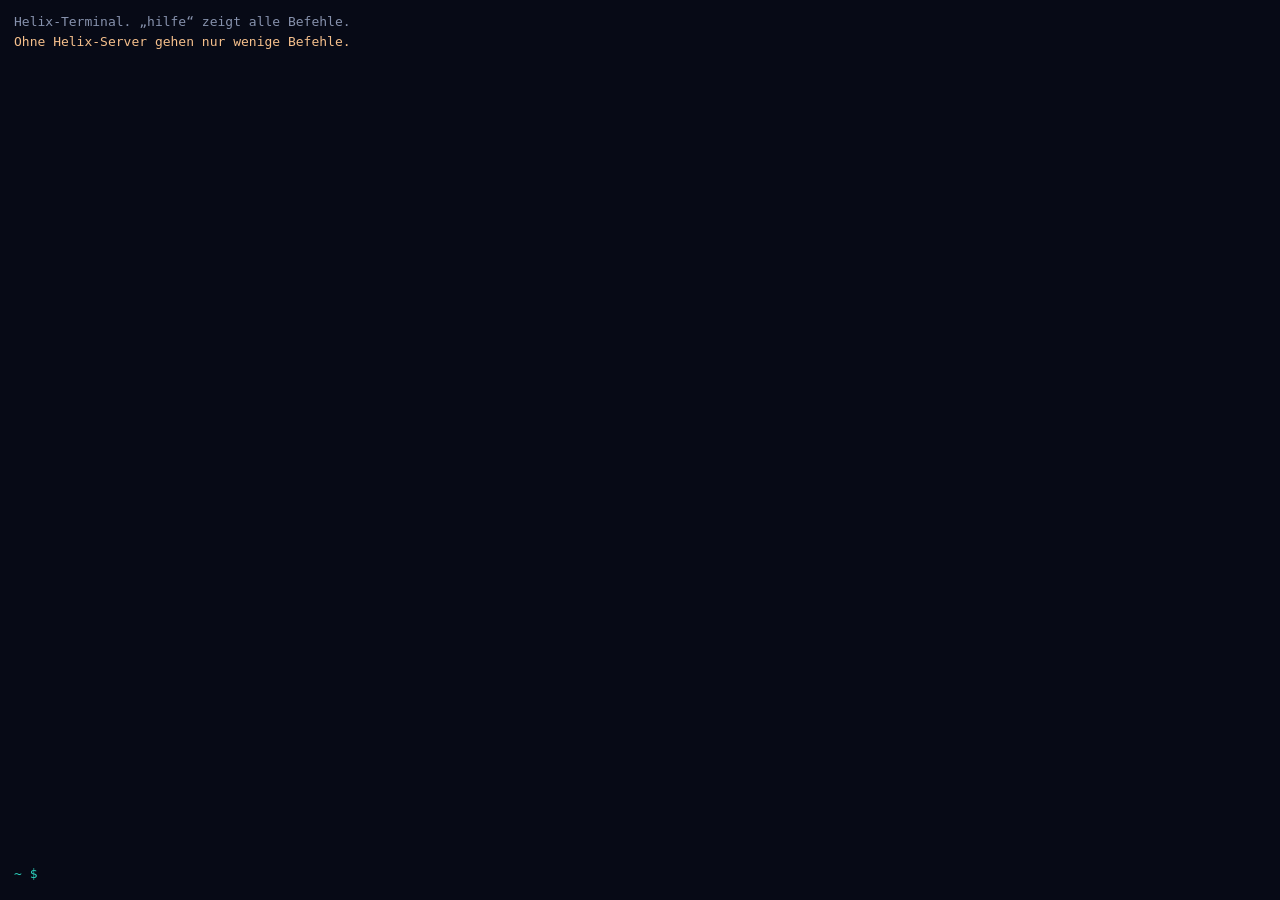
<file: apps/terminal/index.html>
<!doctype html>
<html lang="de">
<head>
<meta charset="utf-8">
<meta name="viewport" content="width=device-width, initial-scale=1">
<title>Terminal</title>
<link rel="stylesheet" href="../lib/app.css">
<style>
  body { background: #070A16; }
  :root[data-theme="light"] body { background: #0B1020; }
  .term { flex: 1; min-height: 0; overflow-y: auto; padding: 12px 14px 4px; font: 13px/1.55 var(--font-mono); color: #DCE3F0; user-select: text; -webkit-user-select: text; white-space: pre-wrap; word-break: break-word; }
  .term .p { color: #2DD4BF; } .term .d { color: #7DA2FF; } .term .w { color: #F6C08C; } .term .e { color: #FF7A7A; } .term .m { color: #8792AD; }
  .term a { color: #2DD4BF; cursor: pointer; }
  .line { display: flex; gap: 8px; align-items: center; padding: 4px 14px 12px; font: 13px/1.55 var(--font-mono); background: #070A16; }
  :root[data-theme="light"] .line { background: #0B1020; }
  .line .p { color: #2DD4BF; white-space: nowrap; }
  .line input { flex: 1; min-width: 0; border: 0; outline: none; background: transparent; color: #EEF2F8; font: inherit; padding: 4px 0; }
  .keys { display: flex; gap: 6px; padding: 0 12px 8px; overflow-x: auto; background: #070A16; }
  .keys button { flex: none; border: 1px solid rgba(255,255,255,.14); background: transparent; color: #C9D2E6; border-radius: 8px; padding: 4px 10px; font: 12px var(--font-mono); cursor: pointer; }
  @media (min-width: 641px) { .keys { display: none; } }
</style>
</head>
<body>
<div class="app">
  <div class="term" id="out" aria-live="polite"></div>
  <div class="line"><span class="p" id="ps"></span><input id="in" autocomplete="off" autocapitalize="off" spellcheck="false" aria-label="Befehl"></div>
  <div class="keys" id="keys"></div>
</div>
<script src="../lib/app.js"></script>
<script>
(function () {
  'use strict';
  var el = A.el, fs = A.fs, HX = A.HX;
  var out = document.getElementById('out'), inp = document.getElementById('in'), ps = document.getElementById('ps');
  var T = { root: 'home', cwd: '', hist: [], hi: 0, tail: null };
  try { T.hist = JSON.parse(localStorage.getItem('term.hist') || '[]'); } catch (e) { }
  T.hi = T.hist.length;

  function print(text, cls) { out.appendChild(el('div', { class: cls || null, text: text })); out.scrollTop = out.scrollHeight; }
  function printNode(n) { out.appendChild(n); out.scrollTop = out.scrollHeight; }
  function prompt() { ps.textContent = (T.root === 'home' ? '~' : T.root + ':') + (T.cwd ? '/' + T.cwd : '') + ' $'; }
  function resolve(p) {
    if (!p) return T.cwd;
    var parts = (p.charAt(0) === '/' ? [] : T.cwd ? T.cwd.split('/') : []);
    p.split('/').forEach(function (x) { if (!x || x === '.') return; if (x === '..') parts.pop(); else parts.push(x); });
    return parts.join('/');
  }
  function args(line) {
    var out = [], m, re = /"([^"]*)"|'([^']*)'|(\S+)/g;
    while ((m = re.exec(line))) out.push(m[1] != null ? m[1] : m[2] != null ? m[2] : m[3]);
    return out;
  }

  var CMDS = {
    hilfe: { d: 'Diese Übersicht', run: function () {
      Object.keys(CMDS).sort().forEach(function (k) { if (CMDS[k].d) print(('  ' + k + (CMDS[k].a ? ' ' + CMDS[k].a : '')).padEnd(26) + CMDS[k].d); });
    } },
    apps: { d: 'Installierte Apps', run: function () {
      HX.apps.all().forEach(function (a) { print('  ' + (a.id).padEnd(22) + a.name + (a.version ? '  ' + a.version : ''), a.system ? 'm' : null); });
    } },
    oeffne: { a: '<app> [seite]', d: 'App öffnen (id, Name oder Suite)', run: function (x) {
      if (!x[0]) return print('Welche App? Siehe „apps“.', 'w');
      if (!A.open(x[0], x[1] || null)) print('Keine App „' + x[0] + '“.', 'e');
    } },
    ls: { a: '[ordner]', d: 'Ordnerinhalt', run: function (x) {
      return fs.list(T.root, resolve(x[0])).then(function (r) {
        var list = r.entries.sort(function (a, b) { return (b.dir - a.dir) || a.name.localeCompare(b.name, 'de'); });
        if (!list.length) print('(leer)', 'm');
        list.forEach(function (e) { print(e.dir ? e.name + '/' : (e.name.padEnd(36) + ' ' + A.fmt.bytes(e.size)), e.dir ? 'd' : null); });
      });
    } },
    cd: { a: '<ordner>', d: 'Ordner wechseln (orte: cd @<ort>)', run: function (x) {
      if (!x[0] || x[0] === '~') { T.root = 'home'; T.cwd = ''; prompt(); return; }
      if (x[0].charAt(0) === '@') { T.root = x[0].slice(1) || 'home'; T.cwd = ''; prompt(); return; }
      var p = resolve(x[0]);
      return fs.stat(T.root, p).then(function (s) { if (!s.dir) throw new Error('Kein Ordner'); T.cwd = p; prompt(); });
    } },
    orte: { d: 'Speicherorte (für cd @ort)', run: function () {
      return fs.roots().then(function (r) { r.forEach(function (x) { print('  @' + x.id.padEnd(20) + x.name, 'd'); }); });
    } },
    pwd: { d: 'Aktueller Ordner', run: function () { print(T.root + ':/' + T.cwd); } },
    cat: { a: '<datei>', d: 'Datei anzeigen', run: function (x) {
      if (!x[0]) return print('Welche Datei?', 'w');
      return fs.read(T.root, resolve(x[0]), 'text').then(function (t) { print(t.length > 200000 ? t.slice(0, 200000) + '\n… (gekürzt)' : t); });
    } },
    mkdir: { a: '<name>', d: 'Ordner anlegen', run: function (x) { return fs.mkdir(T.root, resolve(x[0])).then(function () { print('angelegt', 'm'); }); } },
    rm: { a: '<pfad>', d: 'Datei oder Ordner löschen (fragt nach)', run: function (x) {
      var p = resolve(x[0]);
      if (!x[0] || !p) return print('Was soll gelöscht werden?', 'w');
      return A.confirm({ title: '„' + p + '“ löschen?', ok: 'Löschen', danger: true }).then(function (ok) { if (ok) return fs.remove(T.root, p).then(function () { print('gelöscht', 'm'); }); });
    } },
    schreib: { a: '<datei> <text>', d: 'Text in Datei schreiben', run: function (x) { return fs.write(T.root, resolve(x[0]), x.slice(1).join(' ') + '\n').then(function () { print('gespeichert', 'm'); }); } },
    edit: { a: '<datei>', d: 'Im Editor öffnen', run: function (x) { A.openFile(T.root, resolve(x[0]), 'sys:editor'); } },
    dateien: { d: 'Aktuellen Ordner in Dateien öffnen', run: function () { A.open('sys:files', { root: T.root, path: T.cwd }); } },
    logs: { a: '[app]', d: 'Konsolen-Ausgaben der Apps, live', run: function (x) { startTail(x[0] || ''); } },
    stopp: { d: 'Live-Ausgabe beenden', run: function () { stopTail(); print('beendet', 'm'); } },
    'logs-leeren': { d: 'Gespeicherte Ausgaben löschen', run: function () { return A.api('/api/system/logs', { method: 'DELETE' }).then(function () { print('geleert', 'm'); }); } },
    info: { d: 'Gerät und Helix', run: function () {
      return A.api('/api/system/info').then(function (i) { Object.keys(i).forEach(function (k) { print('  ' + k.padEnd(18) + i[k]); }); });
    } },
    installiere: { a: '<url>', d: 'Paket aus dem Netz holen und im App-Center zeigen', run: function (x) {
      if (!x[0]) return print('Adresse fehlt.', 'w');
      print('lade …', 'm');
      return A.api('/api/packages/fetch', { method: 'POST', json: { url: x[0] } }).then(function (r) { print(r.label + ' ' + (r.version || '') + ', ' + r.files + ' Dateien', 'p'); A.open('sys:appcenter', { package: r.id }); });
    } },
    stil: { a: 'dunkel|amoled|mono|hell|auto', d: 'Erscheinungsbild', run: function (x) { var m = { dunkel: 'dark', amoled: 'amoled', mono: 'mono', hell: 'light', auto: 'auto' }[x[0]]; if (!m) return print('dunkel, amoled, mono, hell oder auto', 'w'); HX.prefs.set('theme', m); } },
    datum: { d: 'Datum und Uhrzeit', run: function () { print(new Date().toLocaleString('de-DE', { dateStyle: 'full', timeStyle: 'medium' })); } },
    echo: { a: '<text>', d: 'Text ausgeben', run: function (x) { print(x.join(' ')); } },
    leeren: { d: 'Bildschirm leeren', run: function () { A.clear(out); } },
    'neu-laden': { d: 'Desktop neu laden', run: function () { HX.shell.reload(); } },
    js: { a: '<ausdruck>', d: 'JavaScript im Terminal auswerten', run: function (x, raw) {
      var code = raw.replace(/^\s*js\s+/, '');
      try { var v = (0, eval)(code); return Promise.resolve(v).then(function (r) { print(fmtVal(r), 'p'); }); } catch (e) { print(e.message, 'e'); }
    } }
  };
  CMDS['öffne'] = CMDS.oeffne; CMDS.help = { run: CMDS.hilfe.run }; CMDS.clear = { run: CMDS.leeren.run };
  CMDS.open = { run: CMDS.oeffne.run };
  function fmtVal(v) { try { return typeof v === 'string' ? v : JSON.stringify(v, null, 2) || String(v); } catch (e) { return String(v); } }

  function startTail(app) {
    stopTail();
    var since = 0, first = true;
    print('Konsolen-Ausgaben' + (app ? ' von ' + app : '') + '. „stopp“ beendet.', 'm');
    var poll = function () {
      A.api('/api/system/logs?' + new URLSearchParams({ app: app, since: since })).then(function (r) {
        var lines = r.lines || [];
        if (first && lines.length > 200) lines = lines.slice(-200);
        first = false;
        lines.forEach(function (l) {
          var cls = l.level === 'error' ? 'e' : l.level === 'warn' || l.level === 'warning' ? 'w' : null;
          print(new Date(l.t).toLocaleTimeString('de-DE') + ' ' + (l.app || '-') + ' ' + l.msg + (l.src ? '  (' + l.src.split('/').pop() + ':' + l.line + ')' : ''), cls);
        });
        since = r.seq;
      }).catch(function (e) { print(A.errText(e), 'e'); stopTail(); });
    };
    poll();
    T.tail = setInterval(poll, 1500);
  }
  function stopTail() { if (T.tail) clearInterval(T.tail); T.tail = null; }

  function run(line) {
    print((ps.textContent) + ' ' + line, 'p');
    if (!line.trim()) return;
    T.hist.push(line); if (T.hist.length > 100) T.hist.shift(); T.hi = T.hist.length;
    try { localStorage.setItem('term.hist', JSON.stringify(T.hist)); } catch (e) { }
    var x = args(line), c = CMDS[x[0].toLowerCase()];
    if (!c) { print('Unbekannter Befehl „' + x[0] + '“. „hilfe“ zeigt alle.', 'e'); return; }
    inp.disabled = true;
    Promise.resolve().then(function () { return c.run(x.slice(1), line); })
      .catch(function (e) { print(A.errText(e), 'e'); })
      .then(function () { inp.disabled = false; inp.focus(); });
  }
  inp.addEventListener('keydown', function (e) {
    if (e.key === 'Enter') { var v = inp.value; inp.value = ''; run(v); }
    else if (e.key === 'ArrowUp') { if (T.hi > 0) inp.value = T.hist[--T.hi]; e.preventDefault(); }
    else if (e.key === 'ArrowDown') { inp.value = T.hi < T.hist.length - 1 ? T.hist[++T.hi] : (T.hi = T.hist.length, ''); e.preventDefault(); }
    else if (e.key === 'Tab') {
      e.preventDefault();
      var v = inp.value, hits = Object.keys(CMDS).filter(function (k) { return k.indexOf(v) === 0; });
      if (hits.length === 1) inp.value = hits[0] + ' ';
      else if (hits.length) print(hits.join('  '), 'm');
    } else if (e.ctrlKey && e.key === 'c') { stopTail(); print('^C', 'm'); }
    else if (e.ctrlKey && e.key === 'l') { e.preventDefault(); A.clear(out); }
  });
  document.addEventListener('click', function () { if (!window.getSelection().toString()) inp.focus(); });
  var keys = document.getElementById('keys');
  ['hilfe', 'ls', 'cd ..', 'apps', 'logs', 'stopp', '↑'].forEach(function (k) {
    keys.appendChild(el('button', { type: 'button', text: k, onclick: function (ev) {
      ev.stopPropagation();
      if (k === '↑') { if (T.hi > 0) inp.value = T.hist[--T.hi]; inp.focus(); return; }
      run(k);
    } }));
  });
  window.addEventListener('pagehide', stopTail);
  A.onNavigate(function (p) { if (p.get('cmd')) run(p.get('cmd')); });

  prompt();
  print('Helix-Terminal. „hilfe“ zeigt alle Befehle.', 'm');
  if (!fs) print('Ohne Helix-Server gehen nur wenige Befehle.', 'w');
  if (A.params.get('cmd')) run(A.params.get('cmd'));
  inp.focus();
})();
</script>
</body>
</html>
</file>
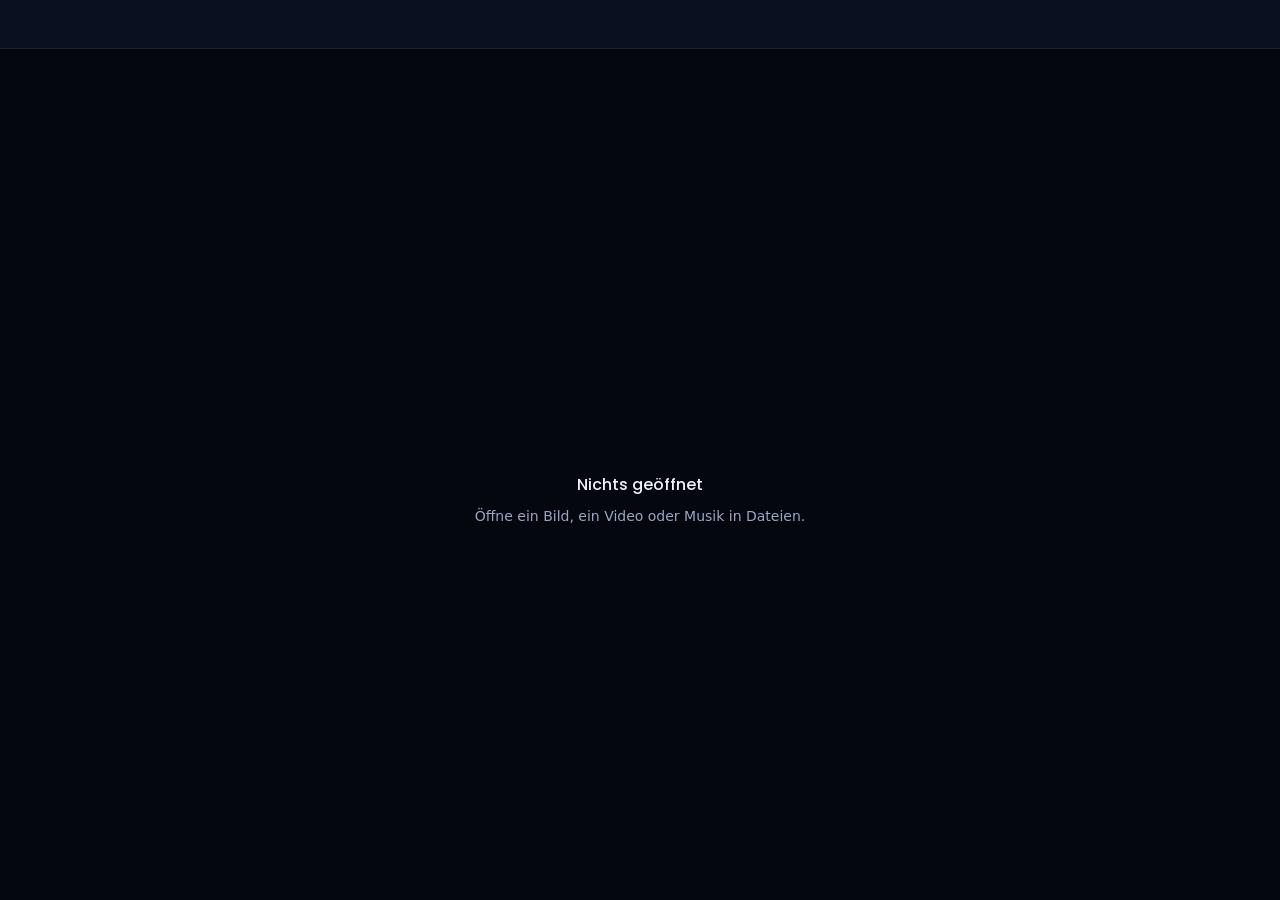
<file: apps/viewer/index.html>
<!doctype html>
<html lang="de">
<head>
<meta charset="utf-8">
<meta name="viewport" content="width=device-width, initial-scale=1">
<title>Vorschau</title>
<link rel="stylesheet" href="../lib/app.css">
<style>
  body { background: #05070F; }
  .stage { flex: 1; min-height: 0; position: relative; display: flex; align-items: center; justify-content: center; overflow: hidden; touch-action: none; }
  .stage img { max-width: 100%; max-height: 100%; object-fit: contain; transform-origin: center; transition: transform .15s ease; user-select: none; -webkit-user-drag: none; }
  .stage img.zoomed { max-width: none; max-height: none; cursor: grab; transition: none; }
  .stage video { max-width: 100%; max-height: 100%; background: #000; }
  .stage iframe { position: absolute; inset: 0; width: 100%; height: 100%; border: 0; background: #fff; }
  .audio { display: flex; flex-direction: column; align-items: center; gap: 18px; color: #EEF2F8; padding: 20px; text-align: center; }
  .audio .disc { width: 160px; height: 160px; border-radius: 50%; display: flex; align-items: center; justify-content: center; background: radial-gradient(circle, #1B2448 0 18%, #131A36 19% 100%); box-shadow: 0 0 0 1px rgba(255,255,255,.08), 0 18px 40px rgba(0,0,0,.5); }
  .audio .disc .ic { width: 56px; height: 56px; color: var(--peach); }
  .audio audio { width: min(420px, 90vw); }
  .toolbar { background: #0B1020; color: #EEF2F8; border-color: rgba(255,255,255,.08); }
  .file-name { flex: 1; min-width: 0; overflow: hidden; text-overflow: ellipsis; white-space: nowrap; font-family: var(--font-display); font-weight: 500; padding: 0 6px; }
  .nav-arrow { position: absolute; top: 50%; margin-top: -24px; width: 48px; height: 48px; border-radius: 50%; border: 0; background: rgba(11,16,32,.6); color: #fff; cursor: pointer; display: flex; align-items: center; justify-content: center; z-index: 2; }
  .nav-arrow:hover { background: rgba(11,16,32,.85); }
  .nav-arrow.prev { left: 12px; } .nav-arrow.next { right: 12px; }
  .counter { color: #9AA6C2; font-size: 12px; white-space: nowrap; }
  .empty { color: #9AA6C2; }
  .empty b { color: #EEF2F8; }
</style>
</head>
<body>
<div class="app">
  <div class="toolbar" id="tb"></div>
  <div class="stage" id="stage"></div>
</div>
<script src="../lib/app.js"></script>
<script>
(function () {
  'use strict';
  var el = A.el, icon = A.icon, fs = A.fs;
  var stage = document.getElementById('stage'), tb = document.getElementById('tb');
  var V = { root: 'home', path: '', siblings: [], i: -1 };
  var IMG = /\.(png|jpe?g|gif|webp|avif|bmp|ico|svg)$/i, VID = /\.(mp4|m4v|webm|mov|mkv)$/i, AUD = /\.(mp3|m4a|aac|ogg|oga|opus|wav|flac)$/i, PDF = /\.pdf$/i, HTML = /\.html?$/i;
  function kindOf(n) { return IMG.test(n) ? 'img' : VID.test(n) ? 'video' : AUD.test(n) ? 'audio' : PDF.test(n) ? 'pdf' : HTML.test(n) ? 'html' : 'other'; }

  var nameEl = el('div.file-name'), counter = el('span.counter');
  var bMore = el('button.icon-btn', { type: 'button', 'aria-label': 'Mehr' }, icon('ellipsis-vertical'));
  bMore.addEventListener('click', function () {
    A.menu([
      { label: 'Mit anderer App öffnen', icon: 'external-link', run: function () { share(true); } },
      { label: 'Teilen', icon: 'share-2', run: function () { share(false); } },
      { label: 'Herunterladen', icon: 'download', run: function () { var a = el('a', { href: fs.url(V.root, V.path, { download: true }), download: name() }); document.body.appendChild(a); a.click(); a.remove(); } },
      { label: 'Im Editor öffnen', icon: 'pencil', run: function () { A.openFile(V.root, V.path, 'sys:editor'); } },
      { label: 'Ordner in Dateien zeigen', icon: 'folder', run: function () { A.open('sys:files', { root: V.root, path: dir() }); } }
    ], bMore);
  });
  tb.append(nameEl, counter, bMore);
  function name() { return V.path.split('/').pop(); }
  function dir() { return V.path.split('/').slice(0, -1).join('/'); }
  function share(view) { A.api('/api/fs/share?' + new URLSearchParams({ root: V.root, path: V.path, view: view ? 1 : '' }), { method: 'POST' }).catch(function (e) { A.toast(A.errText(e)); }); }

  var zoom = 1, panX = 0, panY = 0;
  function show() {
    A.clear(stage);
    zoom = 1; panX = 0; panY = 0;
    var n = name(), k = kindOf(n), url = fs.url(V.root, V.path);
    A.setTitle(n);
    counter.textContent = V.siblings.length > 1 && V.i >= 0 ? (V.i + 1) + ' von ' + V.siblings.length : '';
    if (k === 'img') {
      var img = el('img', { src: url, alt: n, draggable: 'false' });
      img.addEventListener('dblclick', function (e) { setZoom(zoom > 1 ? 1 : 2.5, img); });
      img.addEventListener('error', function () { fail('Das Bild lässt sich nicht anzeigen.'); });
      stage.appendChild(img);
      wirePan(img);
    } else if (k === 'video') {
      stage.appendChild(el('video', { src: url, controls: true, autoplay: true, playsinline: true }));
    } else if (k === 'audio') {
      stage.appendChild(el('div.audio', null, el('div.disc', null, icon('music')), el('b', { text: n }), el('audio', { src: url, controls: true, autoplay: true })));
    } else if (k === 'html') {
      stage.appendChild(el('iframe', { src: url, sandbox: 'allow-scripts', title: n }));
    } else if (k === 'pdf') {
      if (window.Helix && !window.Helix.dev) {
        fail('PDFs zeigt Android mit einer anderen App an.', el('button.btn.primary', { type: 'button', onclick: function () { share(true); } }, icon('external-link'), 'Mit anderer App öffnen'));
      } else stage.appendChild(el('iframe', { src: url, title: n }));
    } else fail('Für „' + n + '“ gibt es keine Vorschau.');
    renderArrows();
  }
  function fail(text, extra) {
    A.clear(stage).appendChild(el('div.empty', null, icon('eye'), el('b', { text: name() }), el('span', { text: text }), extra || null));
  }
  function renderArrows() {
    if (V.siblings.length < 2) return;
    stage.appendChild(el('button.nav-arrow.prev', { type: 'button', 'aria-label': 'Vorherige', onclick: function () { step(-1); } }, icon('chevron-left')));
    stage.appendChild(el('button.nav-arrow.next', { type: 'button', 'aria-label': 'Nächste', onclick: function () { step(1); } }, icon('chevron-right')));
  }
  function step(d) {
    if (V.siblings.length < 2) return;
    V.i = (V.i + d + V.siblings.length) % V.siblings.length;
    V.path = (dir() ? dir() + '/' : '') + V.siblings[V.i];
    show();
  }
  function setZoom(z, img) {
    zoom = z; if (z === 1) { panX = 0; panY = 0; }
    img.classList.toggle('zoomed', z > 1);
    img.style.transform = 'translate(' + panX + 'px,' + panY + 'px) scale(' + z + ')';
  }
  function wirePan(img) {
    var pts = {}, start = null;
    stage.onwheel = function (e) { e.preventDefault(); setZoom(Math.max(1, Math.min(8, zoom * (e.deltaY < 0 ? 1.15 : 1 / 1.15))), img); };
    stage.onpointerdown = function (e) {
      if (e.target.closest('button')) return;
      pts[e.pointerId] = { x: e.clientX, y: e.clientY };
      stage.setPointerCapture(e.pointerId);
      var ids = Object.keys(pts);
      if (ids.length === 2) { var a = pts[ids[0]], b = pts[ids[1]]; start = { d: Math.hypot(a.x - b.x, a.y - b.y), z: zoom }; }
      else start = { x: e.clientX, y: e.clientY, px: panX, py: panY, t: Date.now() };
    };
    stage.onpointermove = function (e) {
      if (!pts[e.pointerId]) return;
      pts[e.pointerId] = { x: e.clientX, y: e.clientY };
      var ids = Object.keys(pts);
      if (ids.length === 2 && start && start.d) {
        var a = pts[ids[0]], b = pts[ids[1]];
        setZoom(Math.max(1, Math.min(8, start.z * Math.hypot(a.x - b.x, a.y - b.y) / start.d)), img);
      } else if (start && start.x != null && zoom > 1) {
        panX = start.px + e.clientX - start.x; panY = start.py + e.clientY - start.y; setZoom(zoom, img);
      }
    };
    stage.onpointerup = stage.onpointercancel = function (e) {
      var s = start;
      delete pts[e.pointerId];
      if (s && s.x != null && zoom === 1 && Date.now() - s.t < 500) {
        var dx = e.clientX - s.x;
        if (Math.abs(dx) > 60) step(dx < 0 ? 1 : -1);
      }
      if (!Object.keys(pts).length) start = null;
    };
  }
  document.addEventListener('keydown', function (e) {
    if (e.key === 'ArrowRight') step(1);
    if (e.key === 'ArrowLeft') step(-1);
  });

  function open(root, path) {
    V.root = root; V.path = path; V.siblings = []; V.i = -1;
    if (!path) { A.clear(stage).appendChild(el('div.empty', null, icon('image'), el('b', { text: 'Nichts geöffnet' }), el('span', { text: 'Öffne ein Bild, ein Video oder Musik in Dateien.' }))); return; }
    show();
    var k = kindOf(name());
    if (k !== 'img' && k !== 'video') return;
    fs.list(root, dir()).then(function (r) {
      V.siblings = (r.entries || []).filter(function (e) { return !e.dir && kindOf(e.name) === k; })
        .map(function (e) { return e.name; }).sort(function (a, b) { return a.localeCompare(b, 'de', { numeric: true }); });
      V.i = V.siblings.indexOf(name());
      counter.textContent = V.siblings.length > 1 ? (V.i + 1) + ' von ' + V.siblings.length : '';
      if (!stage.querySelector('.nav-arrow')) renderArrows();
    }).catch(function () { });
  }
  A.onNavigate(function (p) { open(p.get('root') || 'home', p.get('path') || ''); });
  open(A.params.get('root') || 'home', A.params.get('path') || '');
})();
</script>
</body>
</html>
</file>
<file: css/tokens.css>
/* Helix – Grundwerte für Desktop und System-Apps.
 * Zwei Stränge: Türkis (Fokus, Aktion) und Pfirsich (läuft, Hinweis) auf tiefem Tintenblau. */
@font-face { font-family: "Poppins"; font-weight: 300; font-display: swap; src: url("../fonts/poppins-light.woff") format("woff"); }
@font-face { font-family: "Poppins"; font-weight: 400; font-display: swap; src: url("../fonts/poppins-regular.woff") format("woff"); }
@font-face { font-family: "Poppins"; font-weight: 500; font-display: swap; src: url("../fonts/poppins-medium.woff") format("woff"); }
@font-face { font-family: "Poppins"; font-weight: 700; font-display: swap; src: url("../fonts/poppins-bold.woff") format("woff"); }

:root {
  --abyss: #0B1020;          /* Grund */
  --deep: #131A36;           /* Flächen */
  --raised: #1B2448;         /* erhobene Flächen, Hover */
  --line: rgba(201, 211, 230, .14);
  --line-strong: rgba(201, 211, 230, .26);
  --paper: #EEF2F8;          /* Text */
  --mist: #9AA6C2;           /* Nebentext */
  --teal: #2DD4BF;           /* Strang 1: Fokus, Aktion */
  --teal-ink: #062A26;       /* Text auf Türkis */
  --peach: #F6C08C;          /* Strang 2: läuft, Hinweis */
  --danger: #FF7A7A;
  --glass: rgba(13, 19, 42, .78);
  --glass-strong: rgba(13, 19, 42, .92);
  --shadow: 0 18px 48px rgba(2, 4, 14, .5);
  --shadow-soft: 0 6px 18px rgba(2, 4, 14, .35);

  --font-display: "Poppins", system-ui, sans-serif;
  --font-ui: system-ui, -apple-system, "Roboto", "Segoe UI", sans-serif;
  --font-mono: ui-monospace, "Roboto Mono", "DejaVu Sans Mono", monospace;

  --r-s: 8px;                /* Felder, Knöpfe */
  --r-m: 14px;               /* Fenster, Karten */
  --r-l: 22px;               /* Blätter, Übersicht */

  --sat: 0px; --sab: 0px; --sal: 0px; --sar: 0px;   /* Systemleisten (von Android) */
  color-scheme: dark;
}

:root[data-theme="light"] {
  --abyss: #E7EBF2;
  --deep: #F6F8FB;
  --raised: #FFFFFF;
  --line: rgba(16, 22, 43, .12);
  --line-strong: rgba(16, 22, 43, .24);
  --paper: #121A33;
  --mist: #56627E;
  --teal: #0F9C8C;
  --teal-ink: #FFFFFF;
  --peach: #C97A33;
  --danger: #C93A3A;
  --glass: rgba(246, 248, 251, .82);
  --glass-strong: rgba(246, 248, 251, .95);
  --shadow: 0 18px 48px rgba(16, 22, 43, .22);
  --shadow-soft: 0 6px 18px rgba(16, 22, 43, .14);
  color-scheme: light;
}

/* AMOLED: echtes Schwarz für Flächen, Leisten und Fenster – spart Strom auf OLED-Bildschirmen. */
:root[data-variant="amoled"], :root[data-variant="mono"] {
  --abyss: #000000;
  --deep: #000000;
  --raised: #161616;
  --line: rgba(255, 255, 255, .11);
  --line-strong: rgba(255, 255, 255, .22);
  --glass: rgba(0, 0, 0, .86);
  --glass-strong: #000000;
  --shadow: 0 18px 48px rgba(0, 0, 0, .85);
  --shadow-soft: 0 6px 18px rgba(0, 0, 0, .7);
  color-scheme: dark;
}
/* Monochrom AMOLED: dazu nur Graustufen – Akzent weiß, Symbole, Bilder und Hintergrund grau */
:root[data-variant="mono"] {
  --paper: #F2F2F2;
  --mist: #9C9C9C;
  --teal: #FFFFFF;
  --teal-ink: #000000;
  --peach: #8E8E8E;
  --danger: #FFFFFF;
}
:root[data-variant="mono"] .appicon, :root[data-variant="mono"] img, :root[data-variant="mono"] .mark,
:root[data-variant="mono"] #wallpaper, :root[data-variant="mono"] video { filter: grayscale(1); }
:root[data-variant="mono"] body.dim #wallpaper { filter: grayscale(1) brightness(.55); }

*, *::before, *::after { box-sizing: border-box; }
html, body { margin: 0; height: 100%; }
html { -webkit-text-size-adjust: 100%; text-size-adjust: 100%; }
body {
  font: 14px/1.45 var(--font-ui);
  color: var(--paper);
  background: var(--abyss);
  -webkit-tap-highlight-color: transparent;
  -webkit-font-smoothing: antialiased;
}
button, input, select, textarea { font: inherit; color: inherit; }
:focus-visible { outline: 2px solid var(--teal); outline-offset: 2px; }
[hidden] { display: none !important; }

.ic { width: 18px; height: 18px; flex: none; display: inline-block; vertical-align: middle; }
.ic svg { width: 100%; height: 100%; display: block; }

/* Knöpfe */
.btn {
  display: inline-flex; align-items: center; justify-content: center; gap: 8px;
  min-height: 36px; padding: 0 14px; border-radius: var(--r-s);
  border: 1px solid var(--line-strong); background: transparent; cursor: pointer;
  white-space: nowrap;
}
.btn:hover { background: var(--raised); }
.btn.primary { background: var(--teal); color: var(--teal-ink); border-color: transparent; font-weight: 600; }
.btn.primary:hover { filter: brightness(1.08); }
.btn.danger { color: var(--danger); border-color: color-mix(in srgb, var(--danger) 45%, transparent); }
.btn.ghost { border-color: transparent; }
.btn:disabled { opacity: .45; cursor: default; }
.icon-btn {
  width: 36px; height: 36px; display: inline-flex; align-items: center; justify-content: center;
  border: 0; border-radius: 50%; background: transparent; cursor: pointer; color: inherit;
}
.icon-btn:hover { background: var(--raised); }

.field {
  width: 100%; min-height: 38px; padding: 8px 12px; border-radius: var(--r-s);
  border: 1px solid var(--line-strong); background: var(--abyss); outline: none;
}
.field:focus { border-color: var(--teal); }

@media (prefers-reduced-motion: reduce) {
  *, *::before, *::after { transition-duration: .01ms !important; animation-duration: .01ms !important; }
}
</file>
<file: css/shell.css>
/* Helix-Desktop: Leiste, Dock, Fenster, Starter, Übersicht – Desktop- und Handy-Modus. */

body { overflow: hidden; user-select: none; -webkit-user-select: none; touch-action: manipulation; }
:root {
  /* Startwerte; layoutChrome() in shell.js setzt sie passend zu Einstellungen, Ansicht und Android-Rändern. */
  --panel-h: 28px; --panel-pt: var(--sat); --panel-total: calc(var(--panel-h) + var(--sat)); --top: var(--panel-total);
  --nav-h: 50px; --bar-h: 32px;
  --dock-w: 66px; --dock-item: 52px; --dock-icon: 40px;
  --res-l: 82px; --res-r: 0px; --res-b: 0px; --dres-l: 82px; --dres-r: 0px; --dres-b: 0px;
  --desk-icon: 48px; --desk-cell: 92px; --home-icon: 54px; --wall-dim: 0;
}

#wallpaper {
  position: fixed; inset: 0; z-index: 0;
  background: var(--abyss) center / cover no-repeat;
  transition: filter .35s ease, transform .35s ease;
}
#wallpaper::after { content: ""; position: absolute; inset: 0; background: #000; opacity: var(--wall-dim); pointer-events: none; }
body.dim #wallpaper { filter: brightness(.55) saturate(.9); }

/* ------------------------------------------------------------------ Leiste oben */
#panel {
  position: fixed; left: 0; right: 0; top: 0; z-index: 9000;
  height: var(--panel-total);
  padding: var(--panel-pt) calc(6px + var(--sar) + var(--cut-pr, 0px)) 0 calc(6px + var(--sal) + var(--cut-pl, 0px));
  display: grid; grid-template-columns: minmax(0, 1fr) auto minmax(0, 1fr); align-items: center; column-gap: 4px;
  background: var(--glass-strong); backdrop-filter: blur(18px) saturate(1.4); -webkit-backdrop-filter: blur(18px) saturate(1.4);
  border-bottom: 1px solid var(--line);
  font-family: var(--font-display); font-size: 12.5px;
  transition: transform .22s ease;
}
#panel button {
  height: calc(var(--panel-h) - 4px); border: 0; background: transparent; border-radius: 12px; padding: 0 8px; cursor: pointer;
  display: inline-flex; align-items: center; gap: 6px;
}
body.bars-normal #panel { font-size: 13px; }
body.bars-normal #panel button { padding: 0 10px; gap: 8px; }
/* Uhr rechts (Einstellung oder Vollbild mit Kamera in der Mitte): Mitte bleibt frei */
body.clock-right #panel { grid-template-columns: minmax(0, 1fr) auto auto; }
body.clock-right #p-clock { grid-column: 2; }
body.clock-right #p-status { grid-column: 3; }
#p-left { max-width: var(--cut-lmax, none); }
/* Ausgeblendet: Griff oben in der Mitte (Touch) bzw. Rand oben (Maus) holt die Leiste über den Inhalt */
body.panel-hidden #panel { transform: translateY(-100%); box-shadow: none; }
body.panel-hidden.panel-peek #panel { transform: none; box-shadow: var(--shadow-soft); }
#p-grip, #p-edge { display: none; }
body.panel-hidden #p-grip {
  display: flex; position: fixed; z-index: 8990; top: var(--sat); left: 50%; transform: translateX(-50%);
  width: 72px; height: 16px; border: 0; padding: 0; background: transparent; cursor: pointer; align-items: flex-start; justify-content: center;
}
body.panel-hidden #p-grip span { display: block; width: 38px; height: 4px; margin-top: 4px; border-radius: 2px; background: rgba(255,255,255,.45); box-shadow: 0 0 0 1px rgba(0,0,0,.25); }
body.panel-hidden.panel-peek #p-grip { display: none; }
@media (hover: hover) and (pointer: fine) {
  body.panel-hidden #p-grip { display: none; }
  body.panel-hidden #p-edge { display: block; position: fixed; z-index: 8990; left: 0; right: 0; top: 0; height: 4px; }
}
#panel button:hover, #panel button[aria-expanded="true"] { background: var(--raised); }
#p-left { display: flex; align-items: center; gap: 4px; min-width: 0; }
#p-overview .mark { width: 20px; height: 20px; }
body.bars-normal #p-overview .mark { width: 22px; height: 22px; }
#p-overview .mark path { transition: d .45s ease; }
#p-active { color: var(--mist); overflow: hidden; text-overflow: ellipsis; white-space: nowrap; max-width: 34vw; font-weight: 500; }
#p-clock { font-weight: 500; font-variant-numeric: tabular-nums; letter-spacing: .01em; }
#p-status { justify-self: end; }
#p-status .ic { width: 15px; height: 15px; }
#p-status .dot { width: 7px; height: 7px; border-radius: 50%; background: var(--peach); box-shadow: 0 0 8px var(--peach); }

/* ------------------------------------------------------------------ Dock (Desktop: links, unten oder rechts) */
#dock {
  position: fixed; z-index: 8000;
  left: calc(8px + var(--sal)); top: calc(var(--top) + 8px); bottom: calc(8px + var(--sab));
  width: var(--dock-w); padding: 8px 0;
  display: flex; flex-direction: column; align-items: center; gap: 6px;
  background: var(--glass); border: 1px solid var(--line); border-radius: var(--r-l);
  backdrop-filter: blur(18px) saturate(1.3); -webkit-backdrop-filter: blur(18px) saturate(1.3);
  box-shadow: var(--shadow-soft);
  transition: transform .22s ease, opacity .22s ease;
}
#dock .dock-list { display: flex; flex-direction: column; align-items: center; gap: 6px; overflow-y: auto; overflow-x: hidden; scrollbar-width: none; flex: 1; min-height: 0; padding: 0 6px; }
#dock .dock-list::-webkit-scrollbar { display: none; }
#dock .sep { width: 32px; height: 1px; background: var(--line-strong); margin: 4px 0; flex: none; }
.dock-item {
  position: relative; width: var(--dock-item); height: var(--dock-item); flex: none; border: 0; padding: 0; border-radius: 30%;
  background: transparent; cursor: pointer; display: flex; align-items: center; justify-content: center;
}
.dock-item:hover { background: var(--raised); }
.dock-item .appicon { width: var(--dock-icon); height: var(--dock-icon); }
/* Die zwei Stränge: Pfirsich = läuft, Türkis = im Vordergrund */
.dock-item .run { position: absolute; left: -6px; top: 50%; width: 4px; height: 10px; margin-top: -5px; border-radius: 2px; background: var(--peach); opacity: 0; transition: height .2s, width .2s, opacity .2s; }
.dock-item.running .run { opacity: 1; }
.dock-item.focused .run { height: 22px; margin-top: -11px; background: var(--teal); }
#dock .grid-btn { margin-top: auto; }
/* rechts */
body.dock-right #dock { left: auto; right: calc(8px + var(--sar)); }
body.dock-right .dock-item .run { left: auto; right: -6px; }
/* unten: waagrecht, mittig */
body.dock-bottom #dock {
  top: auto; bottom: calc(8px + var(--sab)); left: 50%; transform: translateX(-50%);
  width: auto; max-width: calc(100vw - 24px - var(--sal) - var(--sar)); height: var(--dock-w);
  flex-direction: row; padding: 0 8px;
}
body.dock-bottom #dock .dock-list { flex-direction: row; overflow-x: auto; overflow-y: hidden; padding: 6px 0; min-width: 0; }
body.dock-bottom #dock .sep { width: 1px; height: 32px; margin: 0 4px; }
body.dock-bottom #dock .grid-btn { margin: 0; }
body.dock-bottom .dock-item .run, body.mdock .dock-item .run { left: 50%; top: auto; bottom: -5px; width: 10px; height: 4px; margin: 0 0 0 -5px; }
body.dock-bottom .dock-item.focused .run, body.mdock .dock-item.focused .run { width: 22px; height: 4px; margin: 0 0 0 -11px; }
/* Fenster über dem Dock: das Dock liegt unter den Fenstern und kommt am Rand nach oben */
body.dock-over #dock { z-index: 50; }
body.dock-over.dock-peek #dock { z-index: 8000; }
/* Dock ausblenden: am Rand oder auf leerem Desktop zeigen */
body.dock-auto.dock-left #dock { transform: translateX(calc(-100% - 14px)); }
body.dock-auto.dock-right #dock { transform: translateX(calc(100% + 14px)); }
body.dock-auto.dock-bottom #dock { transform: translate(-50%, calc(100% + 14px)); }
body.dock-auto.dock-peek #dock, body.dock-auto.desk-free:not(.overview) #dock { transform: none; }
body.dock-auto.dock-bottom.dock-peek #dock, body.dock-auto.dock-bottom.desk-free:not(.overview) #dock { transform: translateX(-50%); }
#dock-edge { display: none; }
body.dock-over:not(.mobile) #dock-edge, body.dock-auto:not(.mobile) #dock-edge { display: block; position: fixed; z-index: 8100; }
body.dock-left #dock-edge { left: 0; top: var(--top); bottom: 0; width: 6px; }
body.dock-right #dock-edge { right: 0; top: var(--top); bottom: 0; width: 6px; }
body.dock-bottom #dock-edge { left: 0; right: 0; bottom: 0; height: 6px; }
body.dock-peek #dock-edge { display: none !important; }

/* Handy: Dock wird zur Leiste unten */
body.mobile #dock {
  left: 0; right: 0; bottom: 0; top: auto; width: auto; height: calc(var(--nav-h) + var(--sab)); transform: none;
  padding: 0 calc(10px + var(--sar)) var(--sab) calc(10px + var(--sal));
  flex-direction: row; border-radius: 0; border-width: 1px 0 0; justify-content: space-around; gap: 0;
  background: var(--glass-strong); box-shadow: none;
}
body.mobile #dock .dock-list, body.mobile #dock .sep { display: none; }
body.mobile #dock .grid-btn { margin: 0; }
.nav-btn { display: none; }
body.mobile .nav-btn {
  position: relative; display: flex; flex-direction: column; align-items: center; justify-content: center; gap: 1px;
  width: 72px; height: calc(var(--nav-h) - 6px); border: 0; background: transparent; border-radius: 14px; cursor: pointer;
  font-size: 10.5px; color: var(--mist); flex: none;
}
body.mobile .nav-btn .ic { width: 21px; height: 21px; color: var(--paper); }
body.mobile.bars-normal .nav-btn { font-size: 11px; width: 76px; }
body.mobile.bars-normal .nav-btn .ic { width: 22px; height: 22px; }
/* Favoritenleiste: angeheftete Apps und offene Fenster zwischen Start und Fenster, zurückhaltend */
body.mobile.mdock #dock { justify-content: flex-start; gap: 2px; }
body.mobile.mdock .nav-btn { width: 46px; }
body.mobile.mdock .nav-btn > span:not(.ic):not(.badge) { display: none; }
body.mobile.mdock #nav-home { order: 0; }
body.mobile.mdock #dock .dock-list {
  order: 1; display: flex; flex-direction: row; flex: 1; min-width: 0; height: 100%; align-items: center; gap: 2px;
  overflow-x: auto; overflow-y: hidden; padding: 0 4px; border-left: 1px solid var(--line); border-right: 1px solid var(--line);
  mask-image: linear-gradient(90deg, transparent 0, #000 10px, #000 calc(100% - 10px), transparent 100%);
}
body.mobile.mdock #nav-windows { order: 2; }
body.mobile.mdock #nav-apps { order: 3; }
body.mobile.mdock .dock-item { width: calc(var(--nav-h) - 10px); height: calc(var(--nav-h) - 10px); opacity: .88; }
body.mobile.mdock .dock-item.running, body.mobile.mdock .dock-item:active { opacity: 1; }
body.mobile.mdock .dock-item .appicon { width: calc(var(--nav-h) - 22px); height: calc(var(--nav-h) - 22px); }
body.mobile.mdock .dock-item .run { bottom: -2px; }
body.mobile .nav-btn[aria-pressed="true"] { color: var(--teal); }
body.mobile .nav-btn[aria-pressed="true"] .ic { color: var(--teal); }
body.mobile .nav-btn .badge { position: absolute; top: 3px; left: 50%; transform: translateX(4px); min-width: 16px; height: 16px; padding: 0 4px; border-radius: 8px; background: var(--peach); color: #2A1806; font-size: 10px; font-weight: 700; line-height: 16px; }
body.mobile #dock .grid-btn.dock-item { display: none; }

/* ------------------------------------------------------------------ App-Icons */
.appicon {
  width: 48px; height: 48px; border-radius: 28%; overflow: hidden; flex: none; position: relative;
  display: inline-flex; align-items: center; justify-content: center;
  background: linear-gradient(150deg, var(--a, #2DD4BF), var(--b, #0E7A70));
  box-shadow: inset 0 1px 0 rgba(255,255,255,.22), 0 2px 6px rgba(0,0,0,.25);
  color: #fff;
}
.appicon .glyph { width: 52%; height: 52%; }
.appicon.img { background: #fff; }
.appicon.img img { width: 100%; height: 100%; object-fit: cover; display: block; }
.appicon.img.contain img { object-fit: contain; padding: 10%; }

/* ------------------------------------------------------------------ Arbeitsfläche */
#desk {
  position: fixed; z-index: 1;
  inset: var(--top) calc(var(--sar) + var(--dres-r)) calc(var(--sab) + var(--dres-b)) calc(var(--sal) + var(--dres-l));
  padding: 14px; overflow: hidden;
}
.desk-icons { display: grid; grid-template-columns: repeat(auto-fill, var(--desk-cell)); grid-auto-rows: calc(var(--desk-cell) + 8px); gap: 6px; align-content: start; }
.desk-icon .appicon { width: var(--desk-icon); height: var(--desk-icon); }
.desk-icon {
  border: 0; background: transparent; border-radius: var(--r-m); padding: 8px 4px; cursor: pointer;
  display: flex; flex-direction: column; align-items: center; gap: 6px; color: #fff;
  text-shadow: 0 1px 3px rgba(0,0,0,.7); font-size: 12px; line-height: 1.2; text-align: center;
}
.desk-icon:hover, .desk-icon:focus-visible { background: rgba(255,255,255,.12); }
.desk-icon .label { max-width: calc(var(--desk-cell) - 6px); overflow: hidden; display: -webkit-box; -webkit-line-clamp: 2; -webkit-box-orient: vertical; }

/* Handy-Startseite */
body.mobile #desk { inset: var(--top) 0 calc(var(--nav-h) + var(--sab)) 0; padding: 0; overflow-y: auto; }
.home { padding: 26px calc(18px + var(--sar)) 24px calc(18px + var(--sal)); max-width: 720px; margin: 0 auto; }
.home-clock { font-family: var(--font-display); font-weight: 300; font-size: 64px; line-height: 1; letter-spacing: -.02em; color: #fff; text-shadow: 0 2px 16px rgba(0,0,0,.35); font-variant-numeric: tabular-nums; }
.home-date { font-family: var(--font-display); font-size: 15px; color: rgba(255,255,255,.85); margin: 8px 0 26px; text-shadow: 0 1px 6px rgba(0,0,0,.4); }
:root[data-theme="light"] .home-clock, :root[data-theme="light"] .home-date { color: var(--paper); text-shadow: none; }
.home h2 { font-family: var(--font-display); font-weight: 500; font-size: 15px; margin: 22px 2px 10px; color: rgba(255,255,255,.92); text-shadow: 0 1px 6px rgba(0,0,0,.45); }
:root[data-theme="light"] .home h2 { color: var(--paper); text-shadow: none; }
.suites { display: grid; gap: 10px; }
.suite {
  display: grid; grid-template-columns: auto 1fr auto; align-items: center; gap: 12px; padding: 12px;
  border-radius: var(--r-l); background: var(--glass); border: 1px solid var(--line);
  backdrop-filter: blur(16px); -webkit-backdrop-filter: blur(16px); cursor: pointer; text-align: left; width: 100%;
}
.suite .appicon { width: 46px; height: 46px; }
.suite .t { min-width: 0; }
.suite .n { font-family: var(--font-display); font-weight: 500; font-size: 15px; }
.suite .s { color: var(--mist); font-size: 12px; overflow: hidden; text-overflow: ellipsis; white-space: nowrap; }
.suite.missing { cursor: default; opacity: .78; }
.chips { grid-column: 1 / -1; display: flex; flex-wrap: wrap; gap: 6px; }
.chip { border: 1px solid var(--line-strong); background: transparent; border-radius: 999px; padding: 5px 12px; font-size: 12px; cursor: pointer; }
.chip:hover { background: var(--raised); }
.home-grid { display: grid; grid-template-columns: repeat(auto-fill, minmax(76px, 1fr)); gap: 10px 4px; }
.home-grid .desk-icon .appicon { width: var(--home-icon); height: var(--home-icon); }

/* ------------------------------------------------------------------ Fenster */
#windows { position: fixed; inset: 0; z-index: 100; pointer-events: none; }
.win {
  position: absolute; pointer-events: auto; display: flex; flex-direction: column;
  background: var(--deep); border-radius: var(--r-m); overflow: hidden;
  border: 1px solid var(--line-strong); box-shadow: var(--shadow);
  min-width: 260px; min-height: 160px;
}
.win.focused { border-color: color-mix(in srgb, var(--teal) 55%, var(--line-strong)); }
.win.minimized { display: none; }
.win.max { border-radius: 0; border-width: 0; box-shadow: none; }
.win.anim { transition: left .2s ease, top .2s ease, width .2s ease, height .2s ease, transform .3s ease, opacity .2s ease; }
.win-bar {
  height: var(--bar-h); flex: none; display: flex; align-items: center; gap: 8px; padding: 0 4px 0 10px;
  background: var(--bar, var(--deep)); color: var(--bar-ink, var(--paper)); cursor: default; touch-action: none;
  border-bottom: 1px solid var(--line);
}
.win-bar .appicon { width: 20px; height: 20px; border-radius: 6px; box-shadow: none; }
.win-title { flex: 1; min-width: 0; font-family: var(--font-display); font-weight: 500; font-size: 13px; white-space: nowrap; overflow: hidden; text-overflow: ellipsis; }
.win-bar .icon-btn { width: calc(var(--bar-h) - 4px); height: calc(var(--bar-h) - 4px); color: inherit; }
.win-bar .icon-btn .ic { width: 16px; height: 16px; }
.win-bar .close:hover { background: var(--danger); color: #fff; }
.win-body { position: relative; flex: 1; min-height: 0; background: #fff; }
.win-body iframe { position: absolute; inset: 0; width: 100%; height: 100%; border: 0; display: block; background: #fff; }
.win.system .win-body, .win.system .win-body iframe { background: var(--deep); }
.win-shield { position: absolute; inset: 0; display: none; }
body.dragging .win-shield { display: block; }
body.dragging { cursor: grabbing; }
.win-loading { position: absolute; left: 0; right: 0; top: 0; height: 2px; background: linear-gradient(90deg, transparent, var(--teal), transparent); background-size: 50% 100%; animation: load 1s linear infinite; }
@keyframes load { from { background-position: -50% 0; } to { background-position: 150% 0; } }
.rz { position: absolute; z-index: 3; touch-action: none; }
.rz.n, .rz.s { left: 10px; right: 10px; height: 8px; cursor: ns-resize; }
.rz.e, .rz.w { top: 10px; bottom: 10px; width: 8px; cursor: ew-resize; }
.rz.n { top: -4px; } .rz.s { bottom: -4px; } .rz.e { right: -4px; } .rz.w { left: -4px; }
.rz.ne, .rz.nw, .rz.se, .rz.sw { width: 18px; height: 18px; }
.rz.ne { top: -5px; right: -5px; cursor: nesw-resize; } .rz.sw { bottom: -5px; left: -5px; cursor: nesw-resize; }
.rz.nw { top: -5px; left: -5px; cursor: nwse-resize; } .rz.se { bottom: -5px; right: -5px; cursor: nwse-resize; }
.win.max .rz, body.mobile .rz { display: none; }
.snap-hint {
  position: fixed; z-index: 99; pointer-events: none; border-radius: var(--r-m);
  background: color-mix(in srgb, var(--teal) 18%, transparent); border: 2px solid var(--teal); transition: all .15s ease;
}
body.mobile .win { border-radius: 0; border-width: 0; box-shadow: none; }
body.mobile .win-bar .b-max { display: none; }

/* ------------------------------------------------------------------ Übersicht */
#overview { position: fixed; inset: 0; z-index: 7000; }
#overview .ov-top {
  position: absolute; left: 0; right: 0; top: calc(var(--top) + 14px); z-index: 2;
  display: flex; justify-content: center; padding: 0 16px;
}
#overview .ov-search { width: min(420px, 100%); }
.search { position: relative; }
.search .ic { position: absolute; left: 12px; top: 50%; margin-top: -9px; color: var(--mist); }
.search input {
  width: 100%; height: 42px; padding: 0 14px 0 40px; border-radius: 21px; border: 1px solid var(--line-strong);
  background: var(--glass-strong); outline: none; backdrop-filter: blur(16px);
}
.search input:focus { border-color: var(--teal); }
#overview .ov-empty { position: absolute; inset: 0; display: flex; align-items: center; justify-content: center; color: rgba(255,255,255,.8); font-family: var(--font-display); text-shadow: 0 1px 6px rgba(0,0,0,.5); pointer-events: none; }
body.overview .win { transition: transform .35s cubic-bezier(.2,.8,.2,1), opacity .2s ease; }
body.overview .win iframe { pointer-events: none; }
body.overview .win:hover { border-color: var(--teal); }
.ov-label {
  position: absolute; z-index: 7100; pointer-events: auto; display: flex; align-items: center; gap: 8px;
  padding: 4px 6px 4px 10px; border-radius: 16px; background: var(--glass-strong); font-size: 12px; font-family: var(--font-display);
  max-width: 260px; transform: translate(-50%, 0);
}
.ov-label span { overflow: hidden; text-overflow: ellipsis; white-space: nowrap; }
.ov-label .icon-btn { width: 26px; height: 26px; }

/* ------------------------------------------------------------------ Starter (alle Apps) */
#launcher {
  position: fixed; inset: 0; z-index: 7500; overflow-y: auto;
  padding: calc(var(--top) + 18px) calc(16px + var(--sar) + var(--dres-r)) calc(24px + var(--sab) + var(--dres-b)) calc(16px + var(--sal) + var(--dres-l));
  background: rgba(6, 9, 22, .55); backdrop-filter: blur(22px) saturate(1.2); -webkit-backdrop-filter: blur(22px) saturate(1.2);
}
:root[data-theme="light"] #launcher { background: rgba(231, 235, 242, .6); }
body.mobile #launcher { padding-left: calc(16px + var(--sal)); padding-bottom: calc(var(--nav-h) + var(--sab) + 16px); }
.launch-inner { max-width: 980px; margin: 0 auto; }
#launcher .search { max-width: 420px; margin: 0 auto 22px; }
#launcher h2 { font-family: var(--font-display); font-weight: 500; font-size: 14px; color: var(--paper); margin: 20px 4px 8px; }
.launch-grid { display: grid; grid-template-columns: repeat(auto-fill, minmax(96px, 1fr)); gap: 6px; }
.launch-grid .desk-icon { color: var(--paper); text-shadow: none; }
.launch-grid .desk-icon .appicon { width: 58px; height: 58px; }
.launch-empty { text-align: center; color: var(--mist); padding: 30px 0; }

/* ------------------------------------------------------------------ Blätter, Menüs, Dialoge */
.pop {
  position: fixed; z-index: 9950; min-width: 220px; max-width: min(360px, calc(100vw - 16px));
  background: var(--glass-strong); border: 1px solid var(--line-strong); border-radius: var(--r-m);
  box-shadow: var(--shadow); backdrop-filter: blur(20px) saturate(1.3); -webkit-backdrop-filter: blur(20px) saturate(1.3);
  padding: 6px; max-height: calc(100vh - 60px); overflow-y: auto;
}
.pop.qs { width: 340px; padding: 12px; }
.menu-item {
  display: flex; align-items: center; gap: 10px; width: 100%; min-height: 40px; padding: 8px 10px;
  border: 0; border-radius: 10px; background: transparent; cursor: pointer; text-align: left; font-size: 14px;
}
.menu-item:hover, .menu-item:focus-visible { background: var(--raised); outline: none; }
.menu-item .ic { color: var(--mist); }
.menu-item.danger { color: var(--danger); }
.menu-item.danger .ic { color: var(--danger); }
.menu-sep { height: 1px; background: var(--line); margin: 4px 6px; }
.menu-head { padding: 6px 10px 4px; color: var(--mist); font-size: 12px; }
.scrim { position: fixed; inset: 0; z-index: 9940; }
.scrim.dark { background: rgba(4, 6, 16, .5); }

.qs-tiles { display: grid; grid-template-columns: 1fr 1fr; gap: 8px; }
.tile {
  display: flex; align-items: center; gap: 10px; padding: 10px 12px; border-radius: 14px; min-height: 52px;
  border: 1px solid var(--line); background: var(--deep); cursor: pointer; text-align: left;
}
.tile .t { display: flex; flex-direction: column; min-width: 0; }
.tile .t b { font-weight: 600; font-size: 13px; }
.tile .t small { color: var(--mist); font-size: 11px; white-space: nowrap; overflow: hidden; text-overflow: ellipsis; }
.tile[aria-pressed="true"] { background: var(--teal); color: var(--teal-ink); border-color: transparent; }
.tile[aria-pressed="true"] .t small { color: inherit; opacity: .8; }
.qs-row { display: flex; gap: 8px; margin-top: 10px; justify-content: flex-end; }

.dialog-wrap { position: fixed; inset: 0; z-index: 9800; display: flex; align-items: center; justify-content: center; padding: 16px; background: rgba(4, 6, 16, .55); }
.dialog {
  width: min(440px, 100%); background: var(--deep); border: 1px solid var(--line-strong); border-radius: var(--r-l);
  box-shadow: var(--shadow); padding: 20px; user-select: text; -webkit-user-select: text;
}
.dialog h3 { font-family: var(--font-display); font-weight: 500; font-size: 17px; margin: 0 0 8px; }
.dialog p { margin: 0 0 14px; color: var(--mist); white-space: pre-wrap; }
.dialog .field { margin-bottom: 14px; }
.dialog .actions { display: flex; justify-content: flex-end; gap: 8px; flex-wrap: wrap; }

/* Benachrichtigungen */
#toasts { position: fixed; z-index: 9900; right: calc(12px + var(--sar)); top: calc(var(--top) + 10px); display: flex; flex-direction: column; gap: 8px; width: min(360px, calc(100vw - 24px)); pointer-events: none; }
body.mobile #toasts { left: 12px; right: 12px; width: auto; }
.toast {
  pointer-events: auto; display: grid; grid-template-columns: auto 1fr auto; gap: 10px; align-items: start;
  padding: 12px; border-radius: var(--r-m); background: var(--glass-strong); border: 1px solid var(--line-strong);
  box-shadow: var(--shadow-soft); backdrop-filter: blur(18px); -webkit-backdrop-filter: blur(18px);
  animation: toast-in .25s ease;
}
.toast .appicon { width: 30px; height: 30px; border-radius: 9px; }
.toast b { display: block; font-size: 13px; }
.toast span { display: block; color: var(--mist); font-size: 13px; white-space: pre-wrap; }
.toast .icon-btn { width: 28px; height: 28px; }
.toast.action { cursor: pointer; }
@keyframes toast-in { from { opacity: 0; transform: translateY(-8px); } }
.notes-list { display: flex; flex-direction: column; gap: 6px; margin-top: 8px; }
.note { padding: 8px 10px; border-radius: 10px; background: var(--deep); font-size: 13px; }
.note small { color: var(--mist); display: block; }
.cal { margin: 4px 2px 10px; }
.cal-head { display: flex; align-items: baseline; justify-content: space-between; font-family: var(--font-display); }
.cal-head b { font-weight: 500; font-size: 15px; }
.cal table { width: 100%; border-collapse: collapse; margin-top: 8px; font-variant-numeric: tabular-nums; }
.cal th { color: var(--mist); font-weight: 400; font-size: 11px; padding: 2px 0; }
.cal td { text-align: center; padding: 4px 0; font-size: 13px; border-radius: 8px; }
.cal td.today { background: var(--teal); color: var(--teal-ink); font-weight: 600; }
.cal td.other { color: var(--mist); opacity: .5; }

/* Startbild */
#boot { position: fixed; inset: 0; z-index: 10000; background: var(--abyss); display: flex; align-items: center; justify-content: center; transition: opacity .4s ease; }
#boot svg { width: 72px; height: 72px; }
#boot.gone { opacity: 0; pointer-events: none; }
#boot .s1 { animation: twist 1.6s ease-in-out infinite alternate; transform-origin: 50% 50%; }
@keyframes twist { to { transform: scaleX(-1); } }

/* Übersicht: Fenster liegen über dem abgedunkelten Hintergrund */
body.overview #windows { z-index: 7050; }
body.overview .win { cursor: pointer; }
body.overview .win .rz { display: none; }
#overview { background: rgba(4, 6, 16, .25); }
#p-status span { white-space: nowrap; }
body.mobile #p-overview span { display: none; }
body.mobile #p-active { max-width: 30vw; }
@media (max-width: 380px) { body.mobile #p-status span:not(.dot):not(.ic) { display: none; } }
body.mobile.overview #desk { visibility: hidden; }
body.mobile #overview { background: rgba(4, 6, 16, .55); }

/* Ein Titel reicht: am Desktop trägt ihn die Titelzeile des Fensters, auf dem Handy die Leiste oben. */
body.mobile .win-bar { display: none; }
#p-win { display: inline-flex; align-items: center; gap: 0; margin-left: 2px; }
#p-win[hidden] { display: none; }
#panel #p-win button { width: calc(var(--panel-h) + 2px); padding: 0; justify-content: center; }
#p-win .ic { width: 17px; height: 17px; }
body.mobile #p-active { max-width: 34vw; font-weight: 500; color: var(--paper); }
body.mobile #p-status > span:not(.ic):not(.dot) { display: none; }
body.mobile #p-active { max-width: 44vw; }

/* Leisten in der Farbe der App (shell.js, applyTint): nur wenn ein Fenster den Bildschirm füllt */
#panel, body.mobile #dock { transition: background-color .25s ease, color .25s ease, border-color .25s ease, transform .22s ease; }
body.tint-top #panel {
  background: var(--tint-top); color: var(--tint-top-ink);
  border-bottom-color: color-mix(in srgb, var(--tint-top-ink) 12%, transparent);
  backdrop-filter: none; -webkit-backdrop-filter: none;
}
body.tint-top #panel button:hover, body.tint-top #panel button[aria-expanded="true"] { background: color-mix(in srgb, var(--tint-top-ink) 12%, transparent); }
body.tint-top #p-active, body.mobile.tint-top #p-active { color: inherit; }
body.tint-top #p-grip span { background: color-mix(in srgb, var(--tint-top-ink) 45%, transparent); box-shadow: none; }
body.mobile.tint-bot #dock {
  background: var(--tint-bot); color: var(--tint-bot-ink);
  border-top-color: color-mix(in srgb, var(--tint-bot-ink) 12%, transparent);
  backdrop-filter: none; -webkit-backdrop-filter: none;
}
body.mobile.tint-bot .nav-btn { color: color-mix(in srgb, var(--tint-bot-ink) 62%, transparent); }
body.mobile.tint-bot .nav-btn .ic { color: color-mix(in srgb, var(--tint-bot-ink) 80%, transparent); }
body.mobile.tint-bot .nav-btn[aria-pressed="true"], body.mobile.tint-bot .nav-btn[aria-pressed="true"] .ic { color: var(--tint-bot-ink); }
body.mobile.tint-bot.mdock #dock .dock-list { border-color: color-mix(in srgb, var(--tint-bot-ink) 14%, transparent); }
body.mobile.tint-bot .dock-item:hover { background: color-mix(in srgb, var(--tint-bot-ink) 10%, transparent); }

/* Startseite ohne große Uhr: Datum als Überschrift */
.home > .home-date:first-child { font-size: 18px; margin-top: 4px; }
</file>
<file: apps/lib/app.css>
/* Gemeinsame Bausteine der Helix-System-Apps (Dateien, App-Center, Einstellungen …). */
@import url("../../css/tokens.css");

html, body { height: 100%; }
body { background: var(--deep); overflow: hidden; user-select: none; -webkit-user-select: none; }
.app { display: flex; flex-direction: column; height: 100%; }
.app-main { flex: 1; min-height: 0; display: flex; }
.scroll { overflow: auto; -webkit-overflow-scrolling: touch; }
.grow { flex: 1; min-width: 0; }
.muted { color: var(--mist); }
.small { font-size: 12px; }
.mono { font-family: var(--font-mono); font-size: 13px; }
.selectable { user-select: text; -webkit-user-select: text; }
h1, h2, h3 { font-family: var(--font-display); font-weight: 500; margin: 0; }
h1 { font-size: 22px; }
h2 { font-size: 17px; }
h3 { font-size: 14px; }
p { margin: 0; }
a { color: var(--teal); }

/* Werkzeugleiste */
.toolbar {
  display: flex; align-items: center; gap: 6px; padding: 6px 8px; min-height: 48px; flex: none;
  border-bottom: 1px solid var(--line); background: var(--deep);
}
.toolbar .sep { width: 1px; align-self: stretch; margin: 6px 2px; background: var(--line); }
.toolbar .field { min-height: 34px; padding: 6px 10px; }

/* Seitenleiste + Inhalt */
.side {
  width: 220px; flex: none; border-right: 1px solid var(--line); padding: 10px 8px; overflow-y: auto;
  display: flex; flex-direction: column; gap: 2px; background: color-mix(in srgb, var(--abyss) 40%, var(--deep));
}
.side h3 { padding: 12px 10px 4px; color: var(--mist); font-weight: 400; font-size: 12px; font-family: var(--font-ui); }
.nav {
  display: flex; align-items: center; gap: 10px; width: 100%; min-height: 38px; padding: 6px 10px;
  border: 0; border-radius: 10px; background: transparent; cursor: pointer; text-align: left;
}
.nav:hover { background: var(--raised); }
.nav[aria-current="true"] { background: color-mix(in srgb, var(--teal) 16%, transparent); color: var(--paper); }
.nav[aria-current="true"] .ic { color: var(--teal); }
.nav .ic { color: var(--mist); }
.nav span:not(.ic) { overflow: hidden; text-overflow: ellipsis; white-space: nowrap; flex: 1; }
.content { flex: 1; min-width: 0; overflow-y: auto; }
.page { padding: 22px 24px 40px; max-width: 760px; }
.page > h1 { margin-bottom: 4px; }
.page > .lead { color: var(--mist); margin-bottom: 18px; }

@media (max-width: 640px) {
  .side.collapsible { position: absolute; z-index: 20; left: 0; top: 0; bottom: 0; width: min(280px, 86vw); transform: translateX(-102%); transition: transform .22s ease; box-shadow: var(--shadow); background: var(--deep); }
  .side.collapsible.open { transform: none; }
  .page { padding: 16px 14px 32px; }
  .hide-narrow { display: none !important; }
}
@media (min-width: 641px) { .only-narrow { display: none !important; } }

/* Gruppen und Zeilen (Einstellungen-Stil) */
.group { border: 1px solid var(--line); border-radius: var(--r-m); background: var(--abyss); margin: 10px 0 18px; overflow: hidden; }
:root[data-theme="light"] .group { background: var(--raised); }
.row { display: flex; align-items: center; gap: 12px; padding: 12px 14px; min-height: 56px; }
.row + .row { border-top: 1px solid var(--line); }
.row .t { flex: 1; min-width: 0; }
.row .t b { display: block; font-weight: 500; }
.row .t small { display: block; color: var(--mist); font-size: 12px; margin-top: 1px; }
.row.click { cursor: pointer; }
.row.click:hover { background: var(--raised); }
.label { display: block; color: var(--mist); font-size: 12px; margin: 14px 2px 6px; }

/* Schalter */
.switch { position: relative; width: 44px; height: 26px; flex: none; }
.switch input { position: absolute; inset: 0; opacity: 0; margin: 0; cursor: pointer; z-index: 1; }
.switch span { position: absolute; inset: 0; border-radius: 13px; background: var(--line-strong); transition: background .18s; }
.switch span::after { content: ""; position: absolute; left: 3px; top: 3px; width: 20px; height: 20px; border-radius: 50%; background: #fff; transition: transform .18s; box-shadow: 0 1px 3px rgba(0,0,0,.3); }
.switch input:checked + span { background: var(--teal); }
.switch input:checked + span::after { transform: translateX(18px); }
.switch input:focus-visible + span { outline: 2px solid var(--teal); outline-offset: 2px; }

/* Auswahl in Segmenten */
.seg { display: inline-flex; border: 1px solid var(--line-strong); border-radius: 10px; padding: 2px; gap: 2px; flex-wrap: wrap; }
.seg button { border: 0; background: transparent; border-radius: 8px; padding: 6px 12px; cursor: pointer; }
.seg button[aria-pressed="true"] { background: var(--teal); color: var(--teal-ink); font-weight: 600; }

/* Listen */
.list { display: flex; flex-direction: column; }
.item {
  display: flex; align-items: center; gap: 12px; padding: 8px 12px; min-height: 48px; border: 0; background: transparent;
  width: 100%; text-align: left; cursor: pointer; border-radius: 10px;
}
.item:hover { background: var(--raised); }
.item[aria-selected="true"] { background: color-mix(in srgb, var(--teal) 20%, transparent); }
.item .t { flex: 1; min-width: 0; }
.item .t b { display: block; font-weight: 500; overflow: hidden; text-overflow: ellipsis; white-space: nowrap; }
.item .t small { display: block; color: var(--mist); font-size: 12px; overflow: hidden; text-overflow: ellipsis; white-space: nowrap; }

.empty { display: flex; flex-direction: column; align-items: center; justify-content: center; gap: 10px; text-align: center; color: var(--mist); padding: 48px 20px; }
.empty .ic { width: 40px; height: 40px; color: var(--line-strong); }
.empty b { color: var(--paper); font-family: var(--font-display); font-weight: 500; font-size: 16px; }

.badge { display: inline-flex; align-items: center; height: 20px; padding: 0 8px; border-radius: 10px; font-size: 11px; font-weight: 600; background: var(--raised); color: var(--mist); white-space: nowrap; }
.badge.teal { background: color-mix(in srgb, var(--teal) 22%, transparent); color: var(--teal); }
.badge.peach { background: color-mix(in srgb, var(--peach) 22%, transparent); color: var(--peach); }
.badge.danger { background: color-mix(in srgb, var(--danger) 20%, transparent); color: var(--danger); }

.note-box { padding: 12px 14px; border-radius: var(--r-m); background: color-mix(in srgb, var(--peach) 12%, transparent); border: 1px solid color-mix(in srgb, var(--peach) 35%, transparent); margin: 10px 0; }
.note-box.teal { background: color-mix(in srgb, var(--teal) 10%, transparent); border-color: color-mix(in srgb, var(--teal) 35%, transparent); }
.note-box.danger { background: color-mix(in srgb, var(--danger) 10%, transparent); border-color: color-mix(in srgb, var(--danger) 40%, transparent); }

.appicon {
  width: 44px; height: 44px; border-radius: 28%; overflow: hidden; flex: none;
  display: inline-flex; align-items: center; justify-content: center; color: #fff;
  background: linear-gradient(150deg, var(--a, #2DD4BF), var(--b, #0E7A70));
}
.appicon.img { background: #fff; }
.appicon img { width: 100%; height: 100%; object-fit: cover; }
.appicon .ic { width: 52%; height: 52%; }

.spinner { width: 22px; height: 22px; border-radius: 50%; border: 2.5px solid var(--line-strong); border-top-color: var(--teal); animation: spin .8s linear infinite; }
@keyframes spin { to { transform: rotate(360deg); } }
.progress { height: 4px; border-radius: 2px; background: var(--line); overflow: hidden; }
.progress > div { height: 100%; background: var(--teal); transition: width .2s; }
.drop-hint { position: fixed; inset: 8px; z-index: 50; border: 2px dashed var(--teal); border-radius: var(--r-l); background: color-mix(in srgb, var(--teal) 10%, transparent); display: flex; align-items: center; justify-content: center; font-family: var(--font-display); font-size: 18px; pointer-events: none; }

table.kv { width: 100%; border-collapse: collapse; }
table.kv td { padding: 6px 0; vertical-align: top; }
table.kv td:first-child { color: var(--mist); width: 40%; padding-right: 12px; }
.row { flex-wrap: wrap; }
.row .t { flex: 1 1 180px; }
.nav span.appicon { flex: none; border-radius: 7px; }
.nav span.appicon span { flex: none; }
.empty .btn .ic { width: 18px; height: 18px; color: inherit; }
</file>
